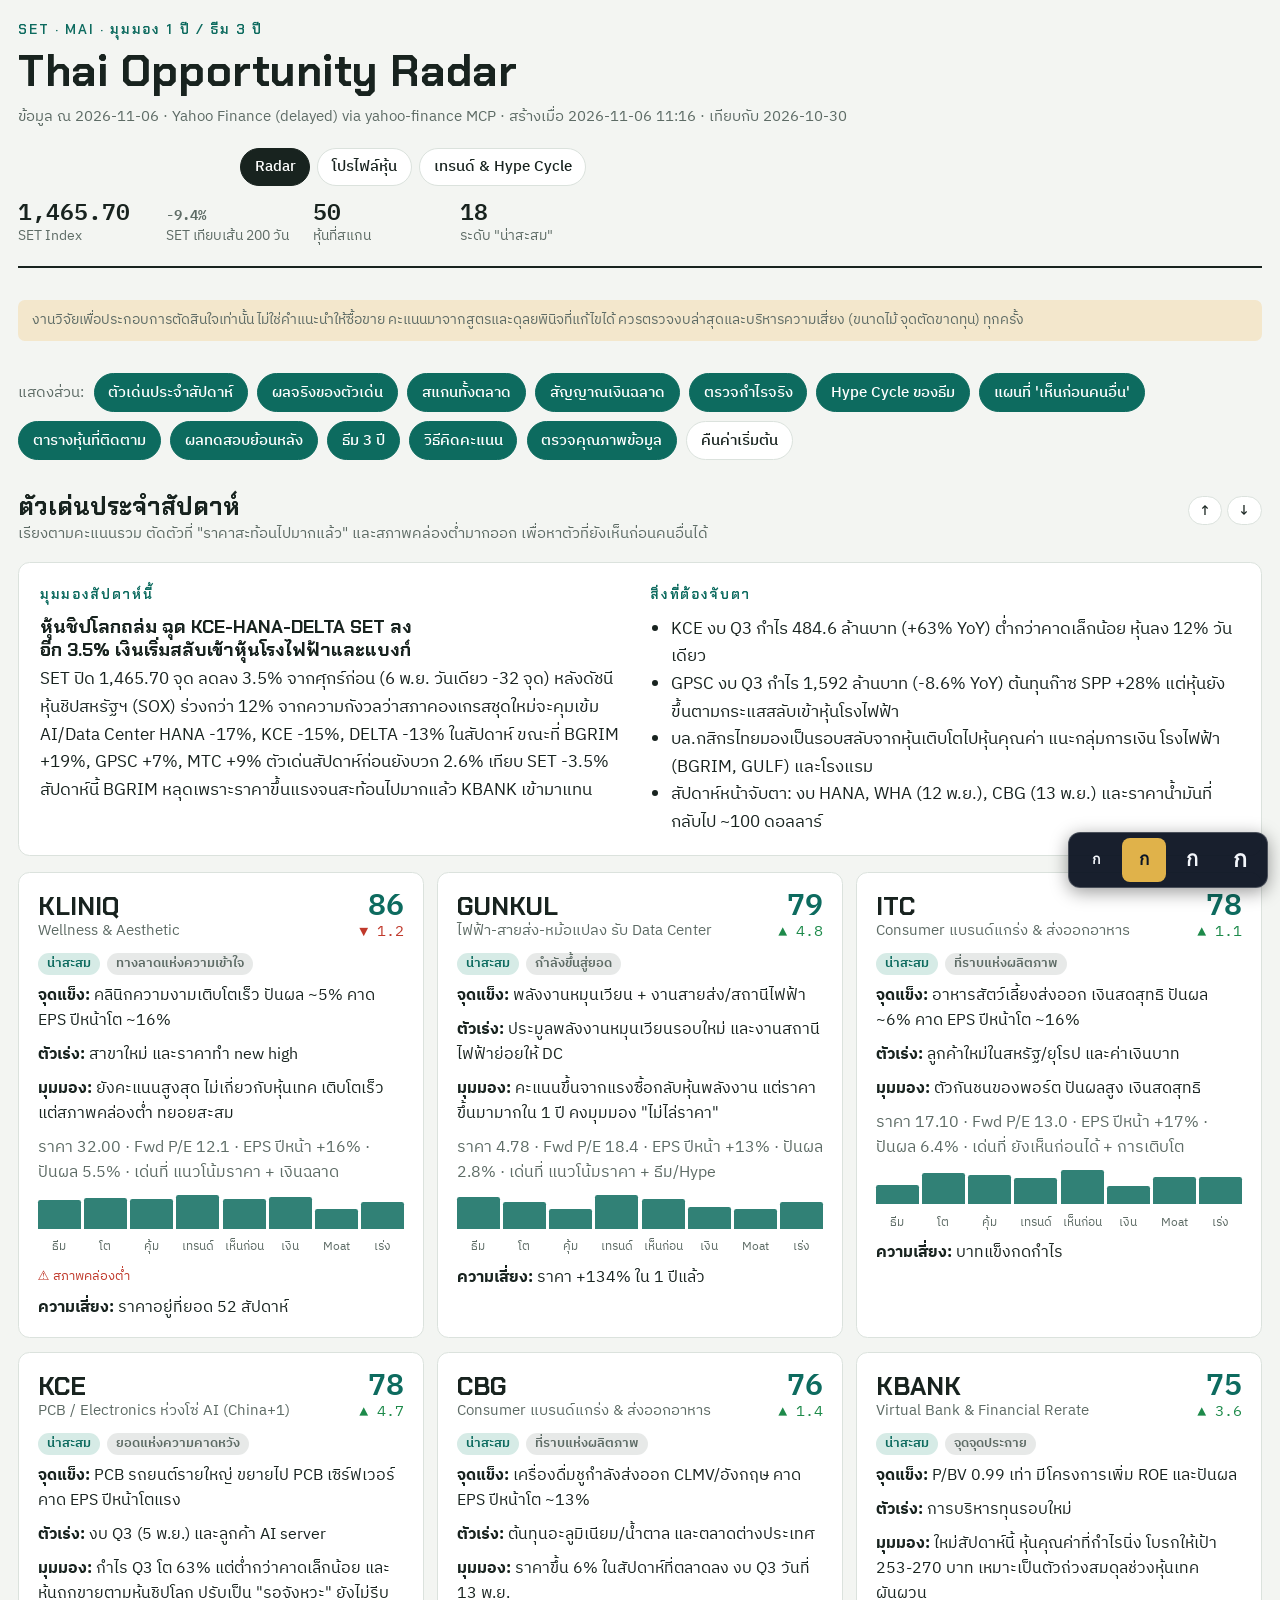
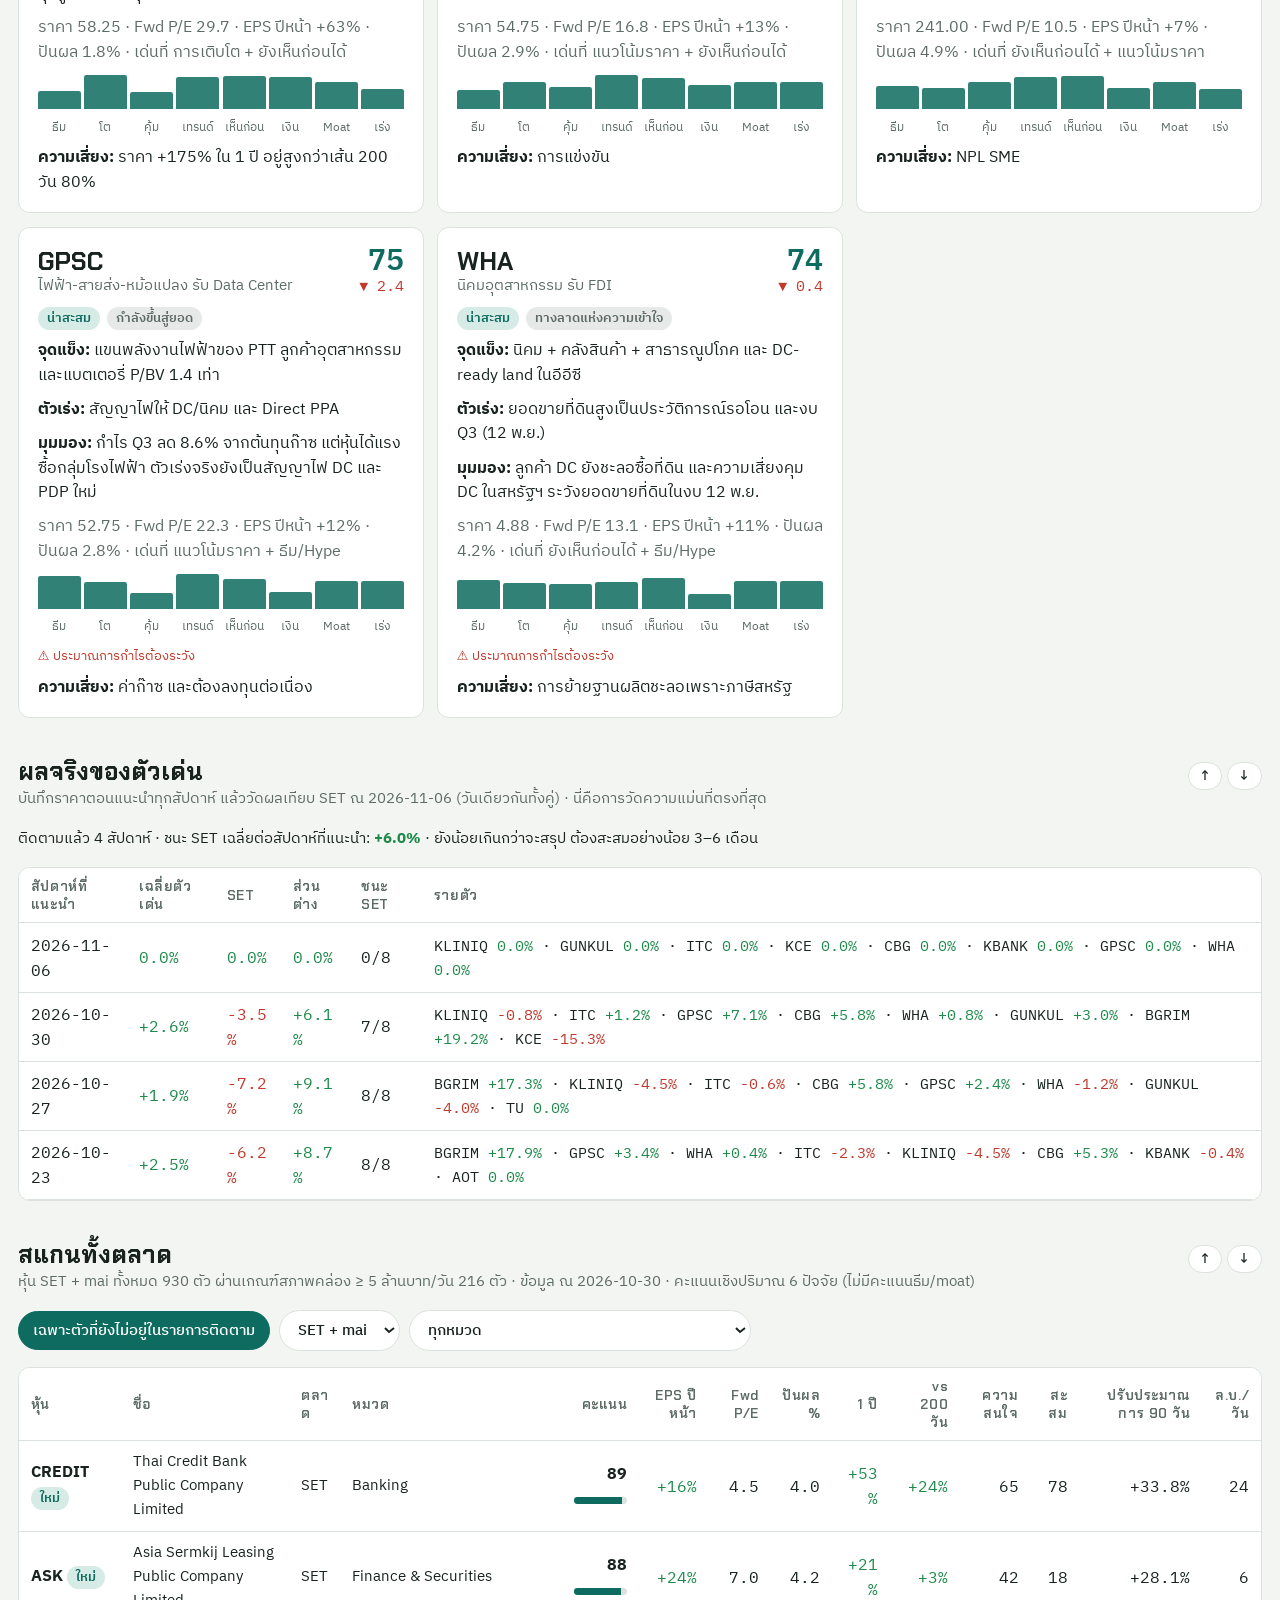
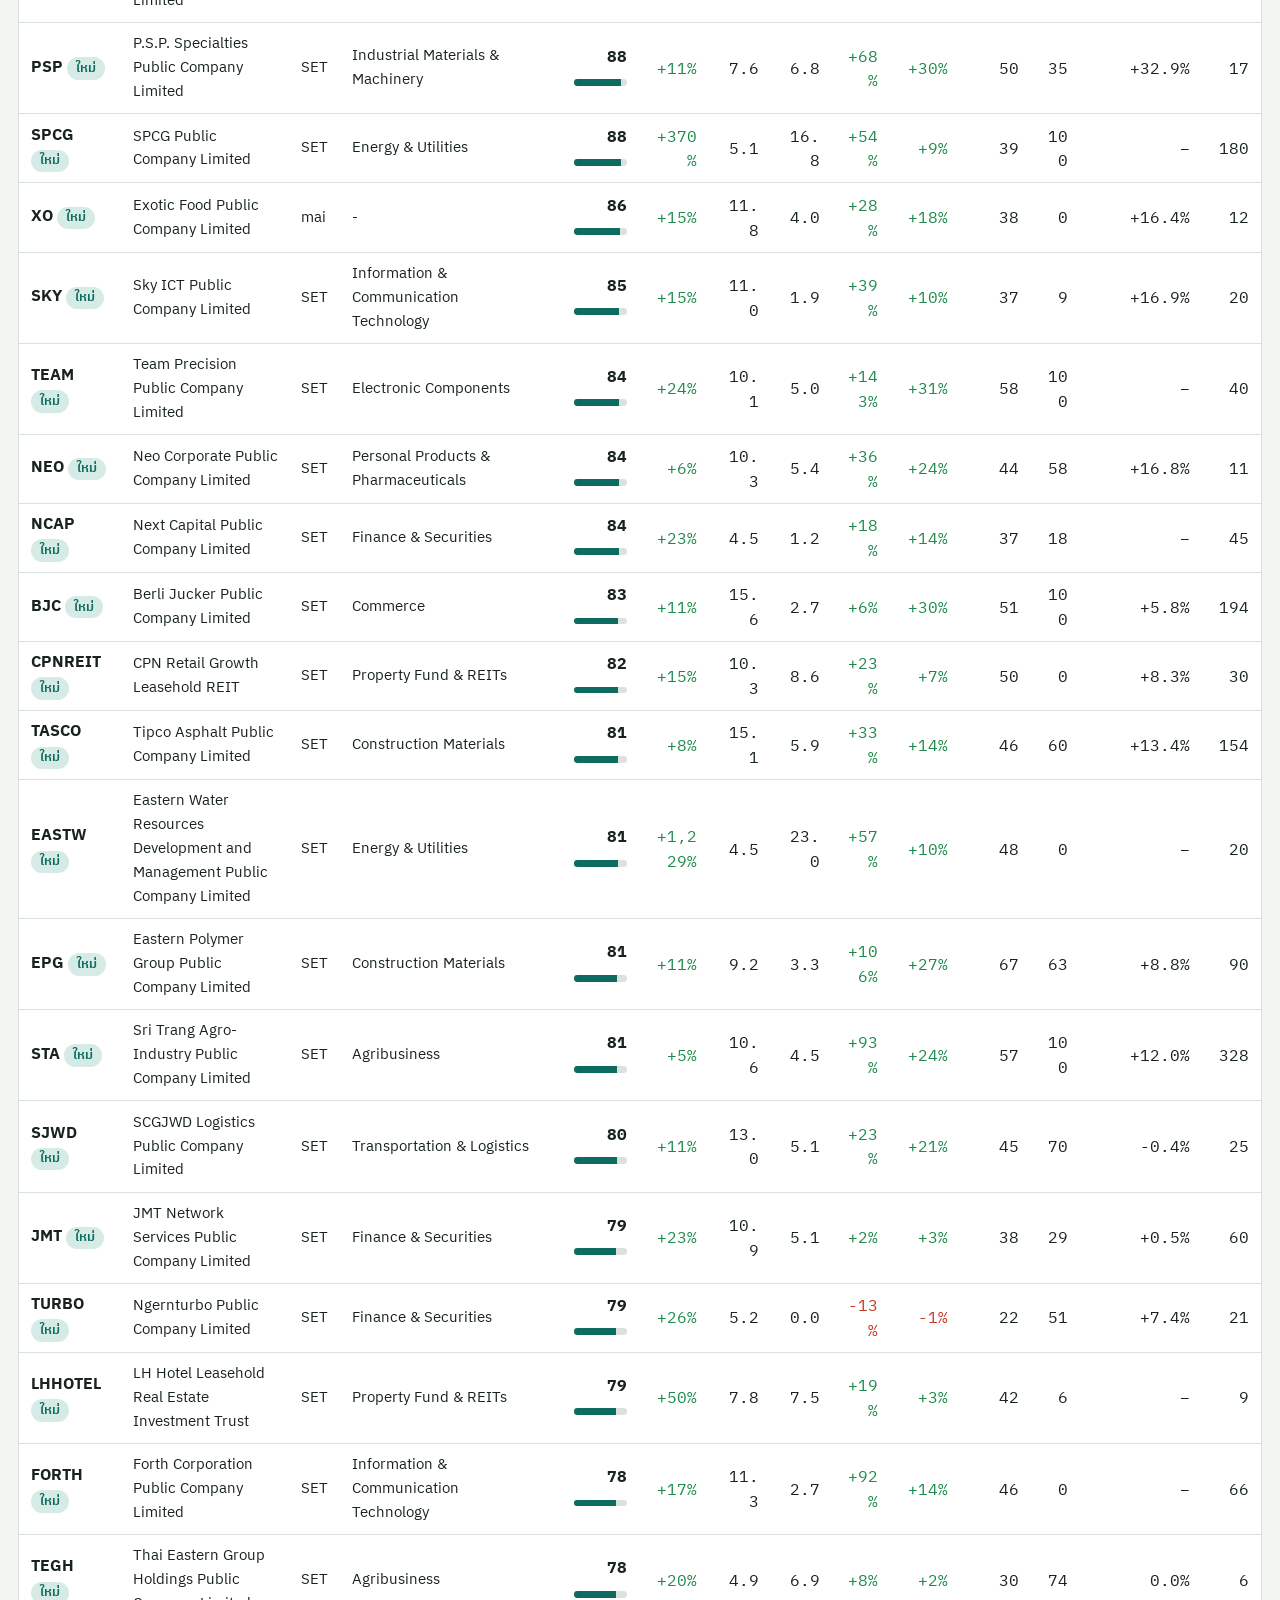
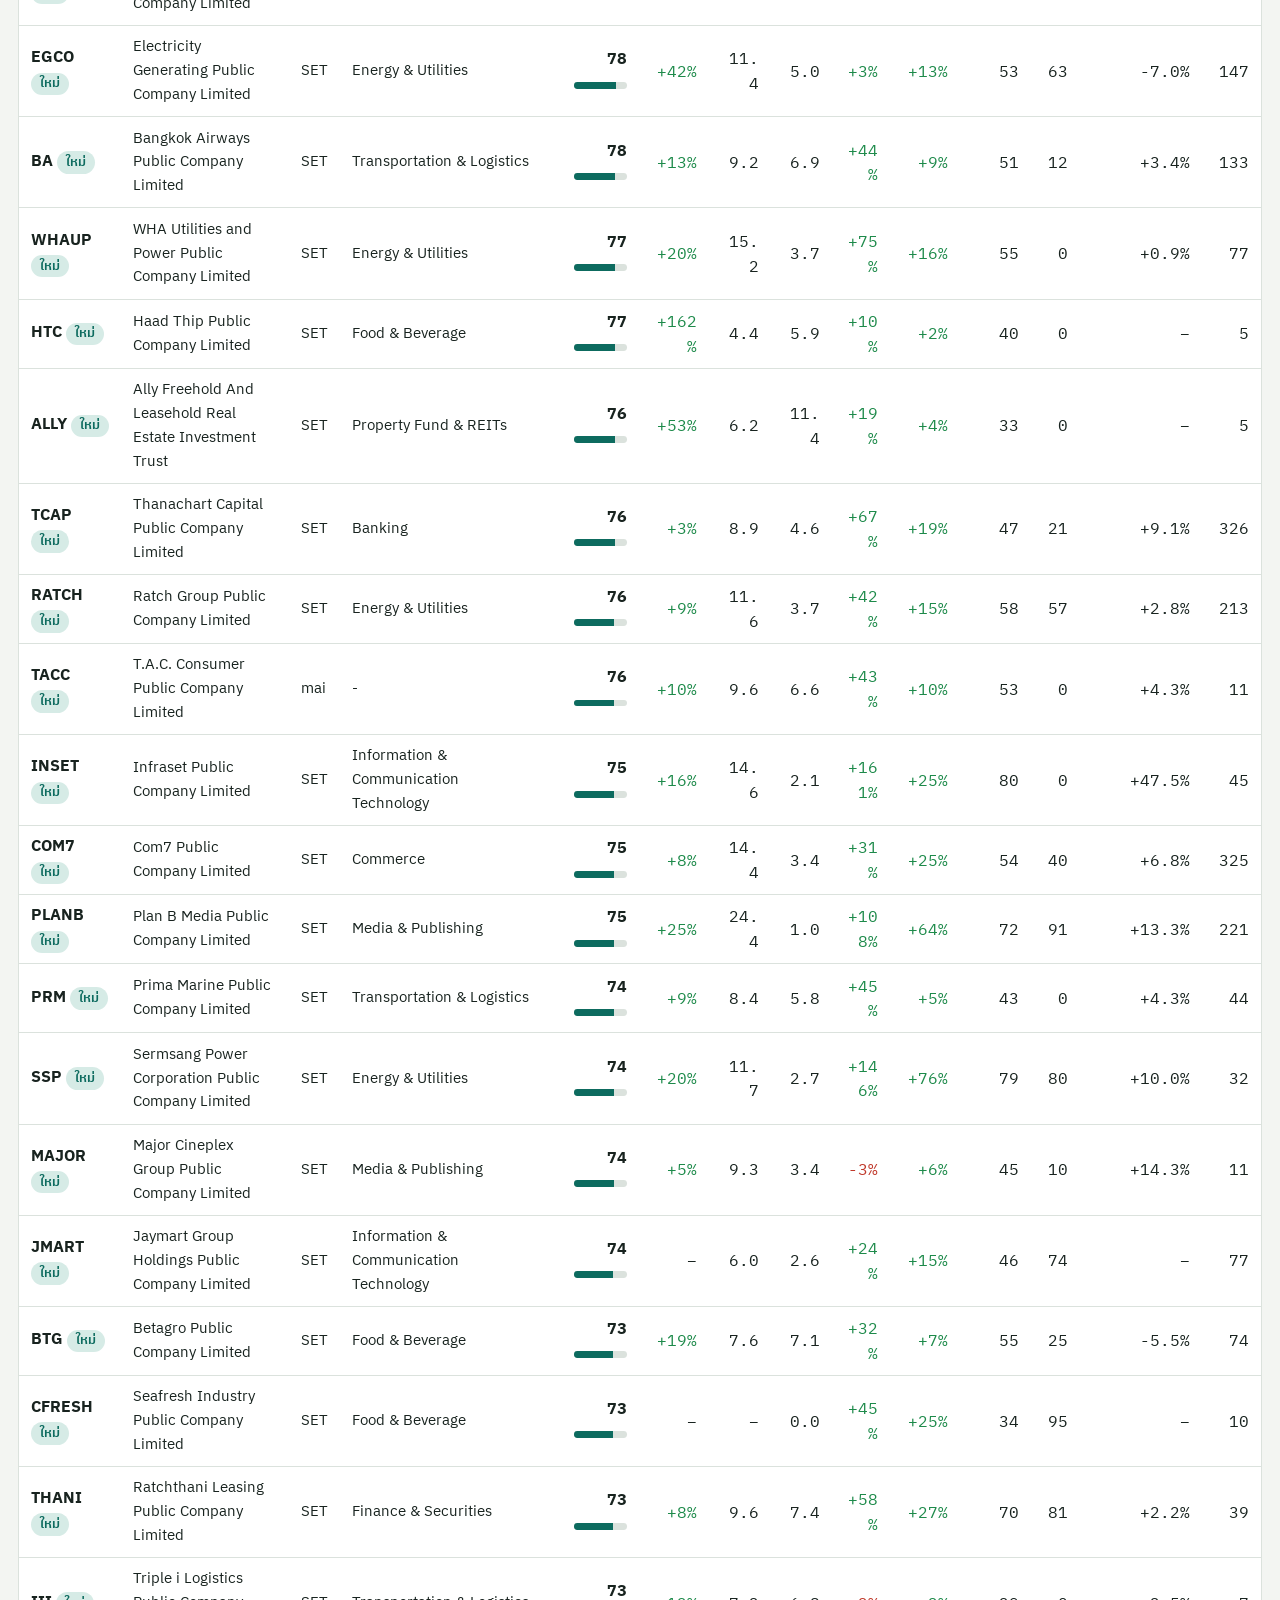
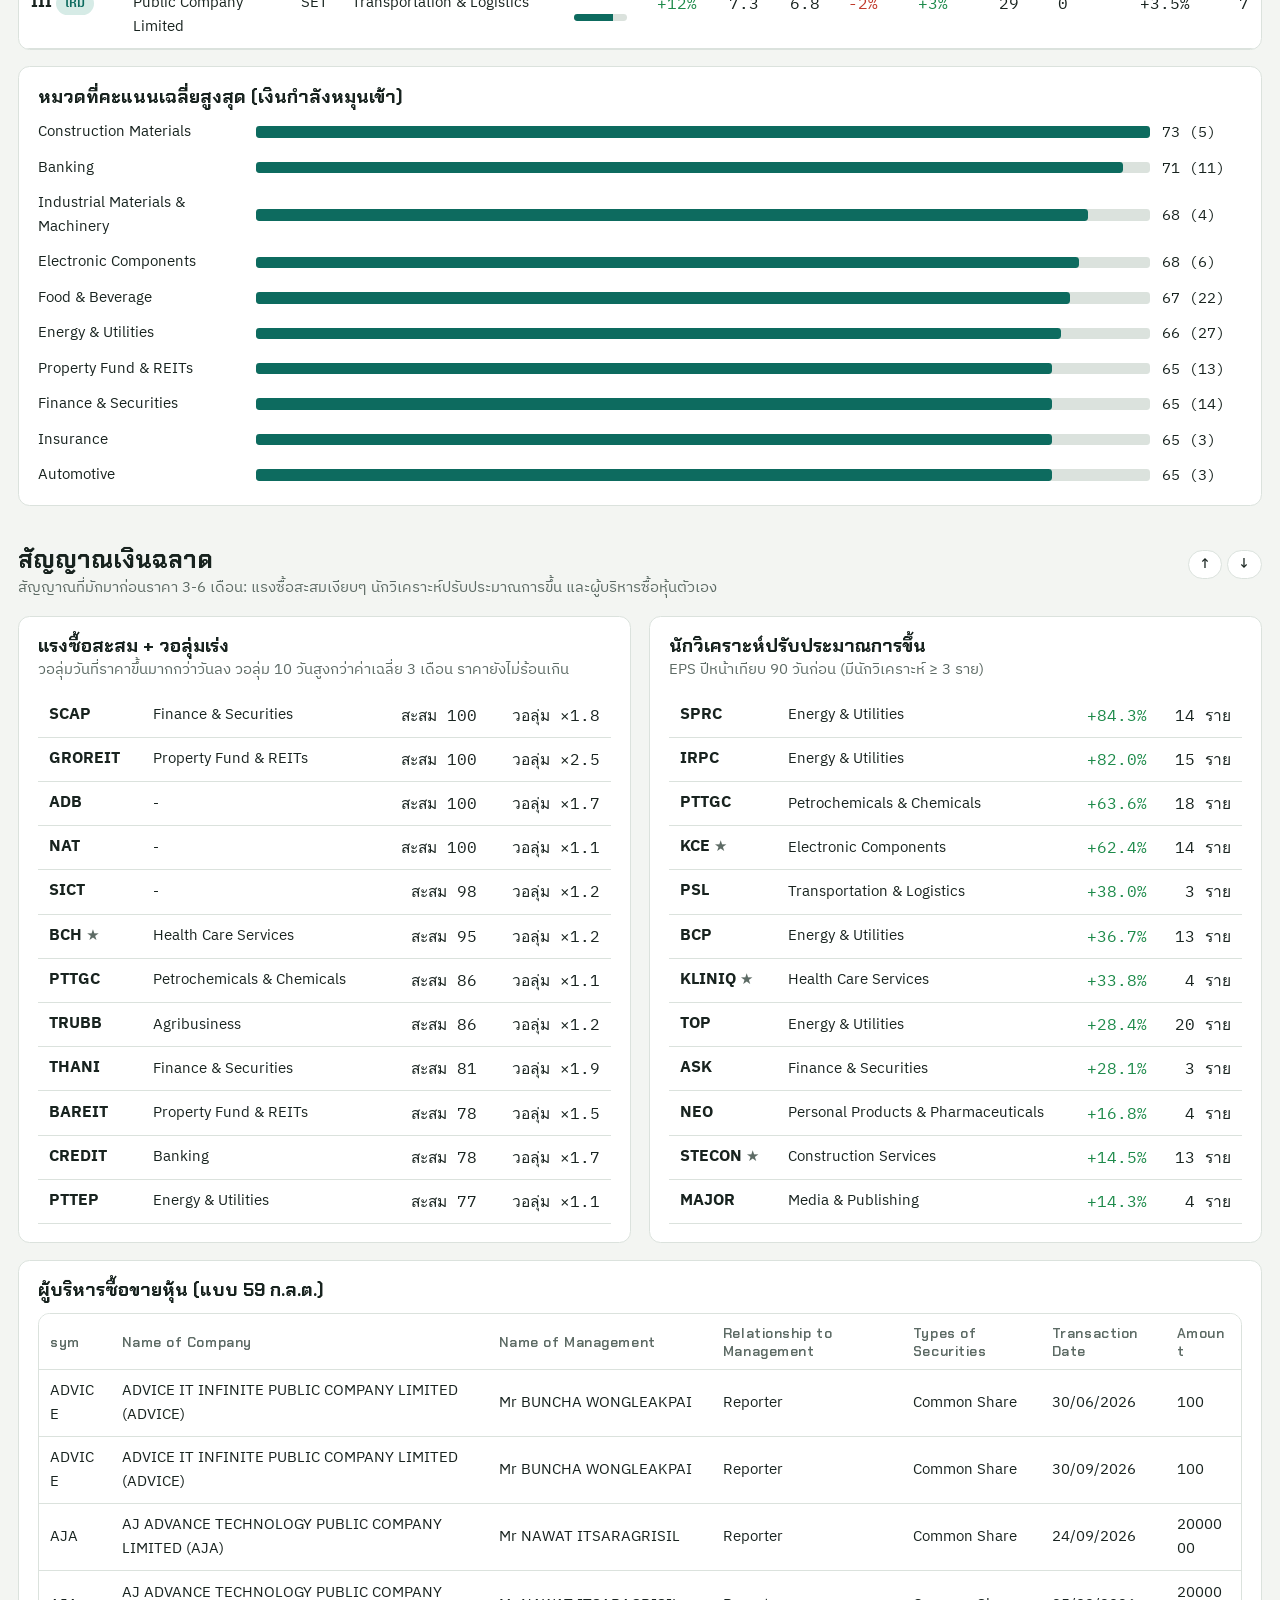
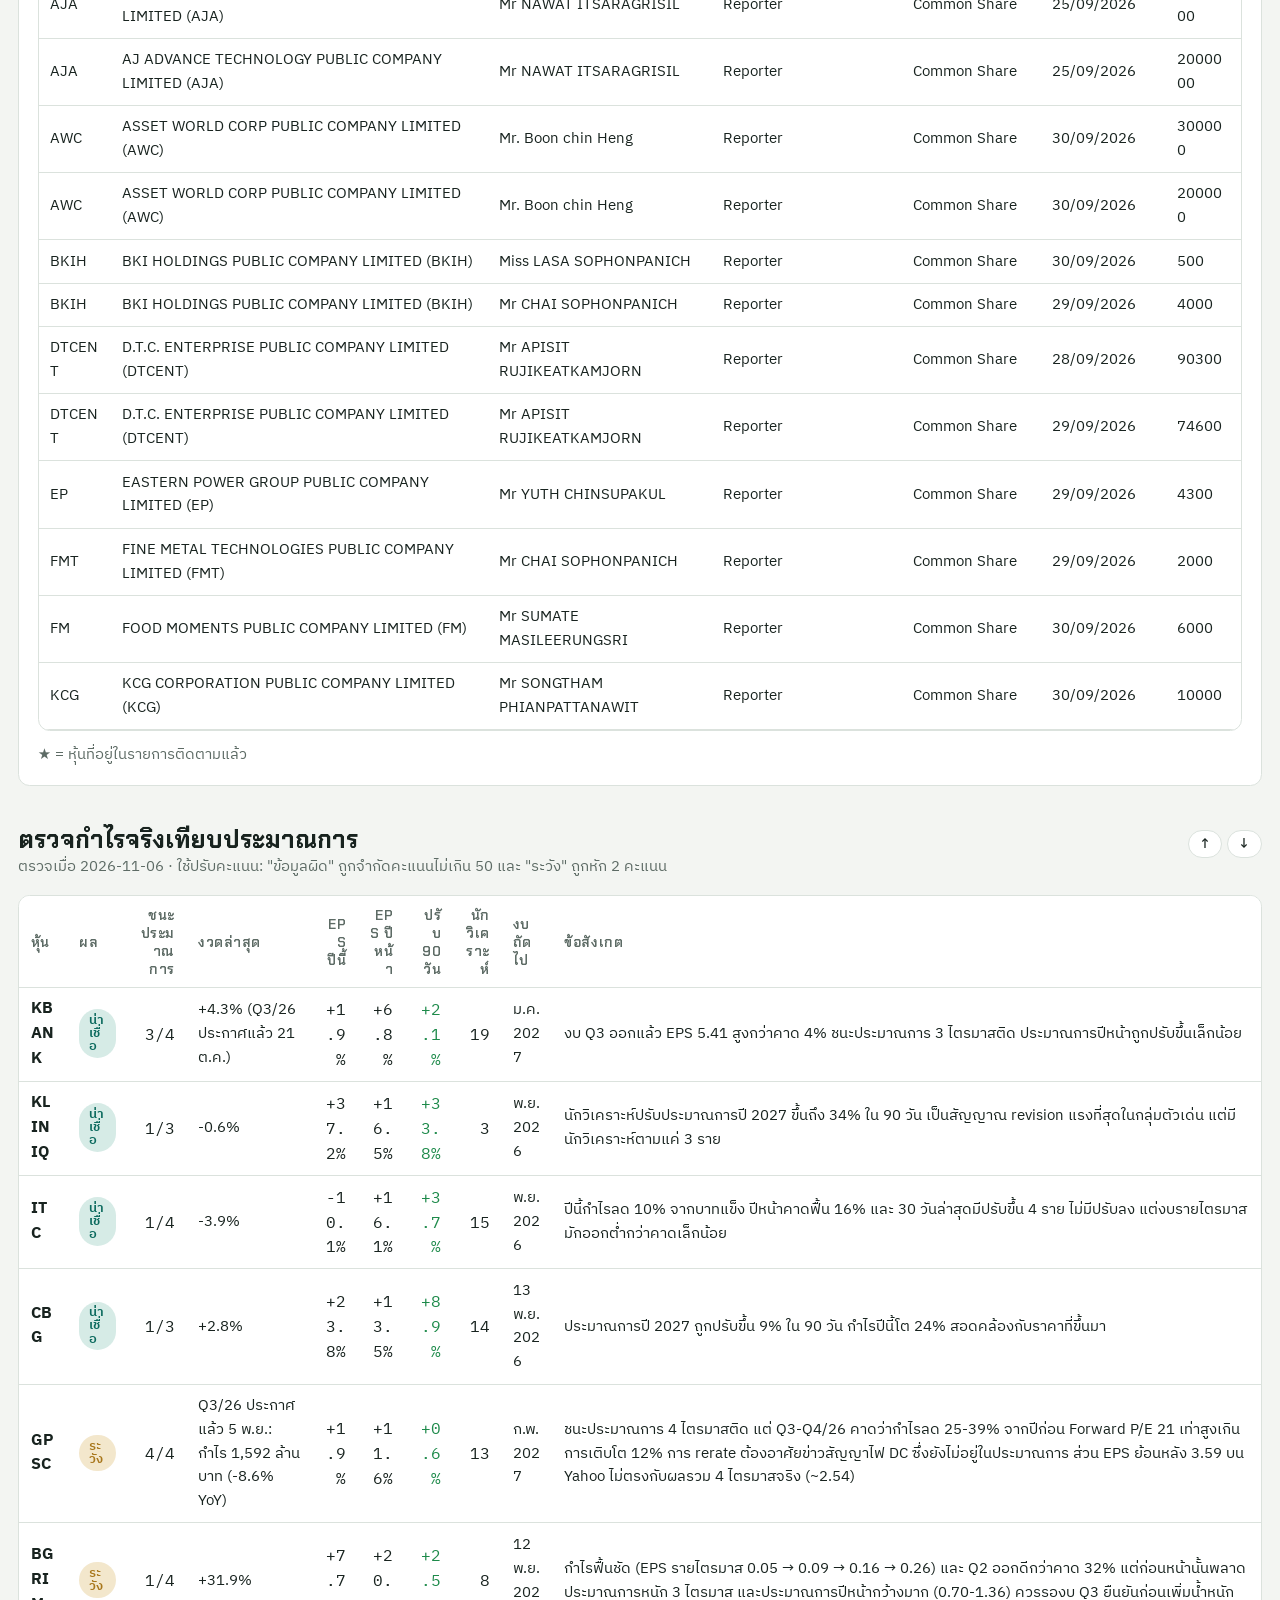
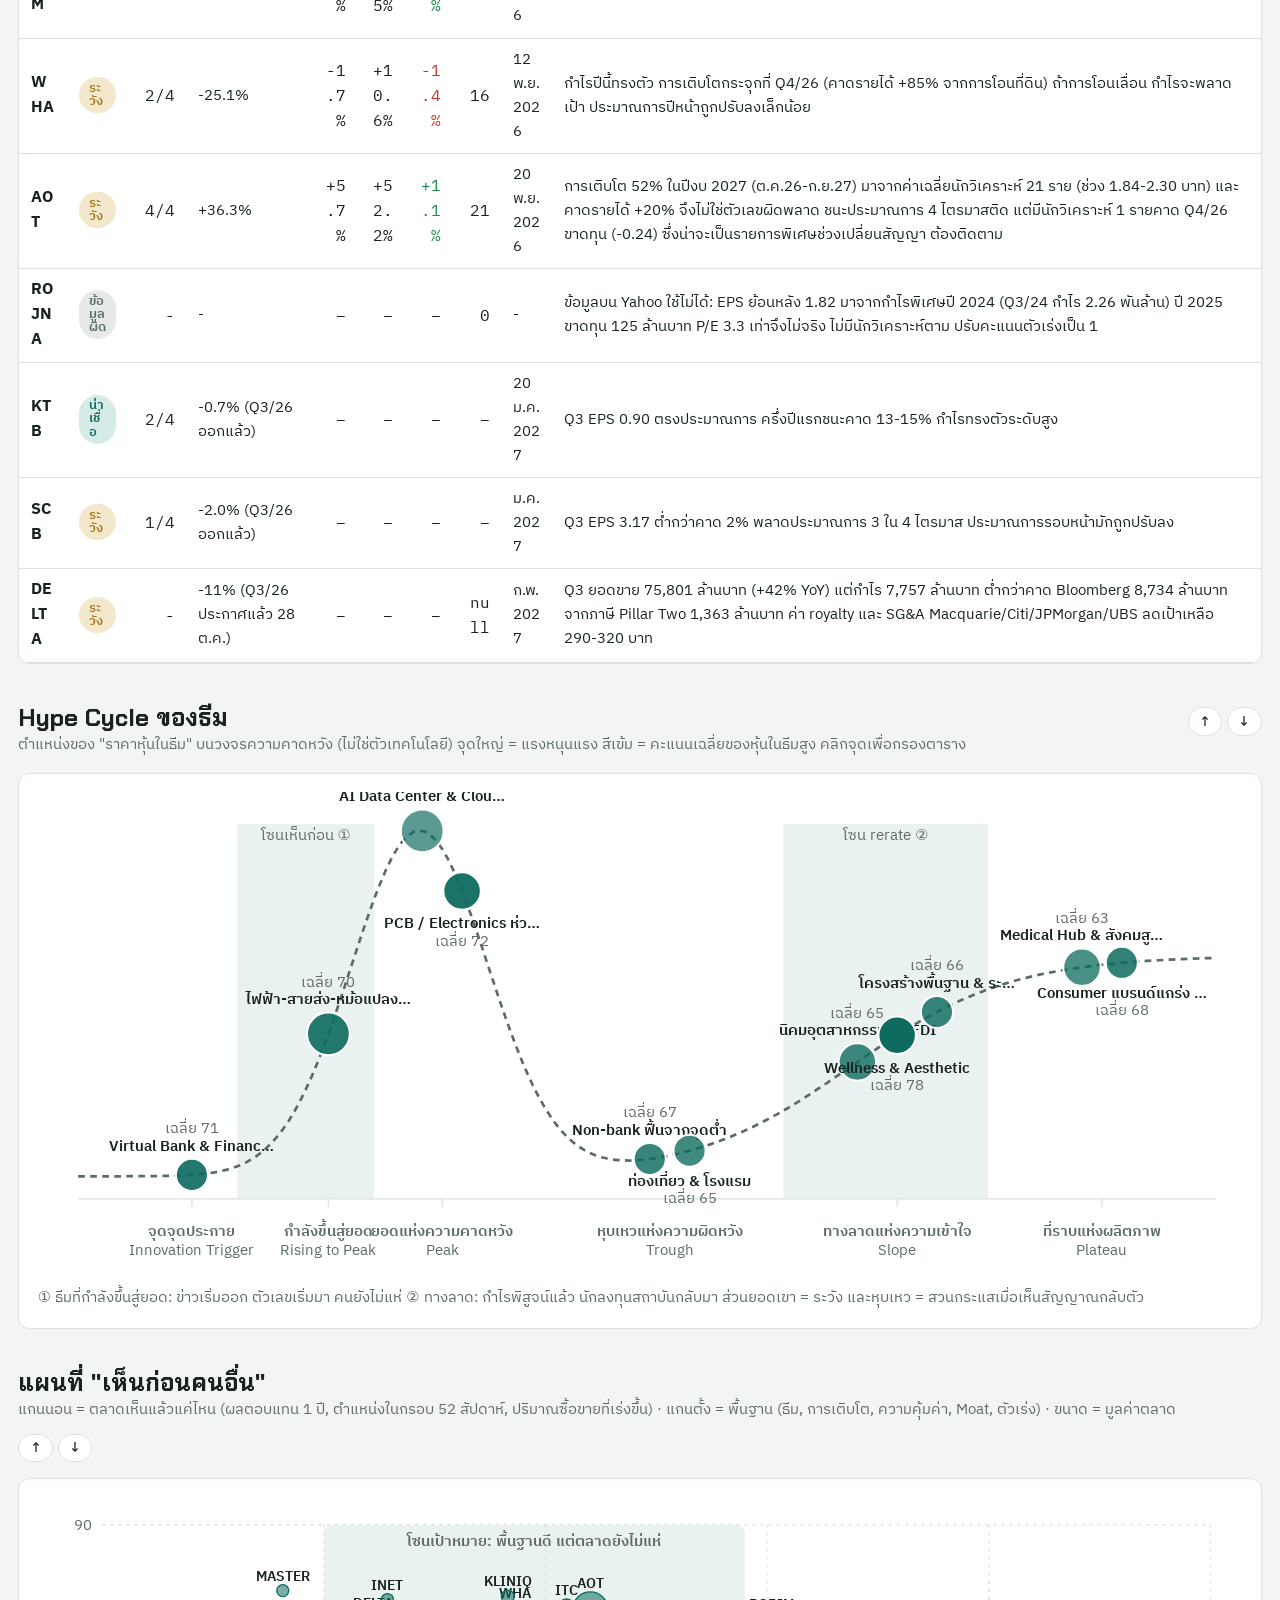
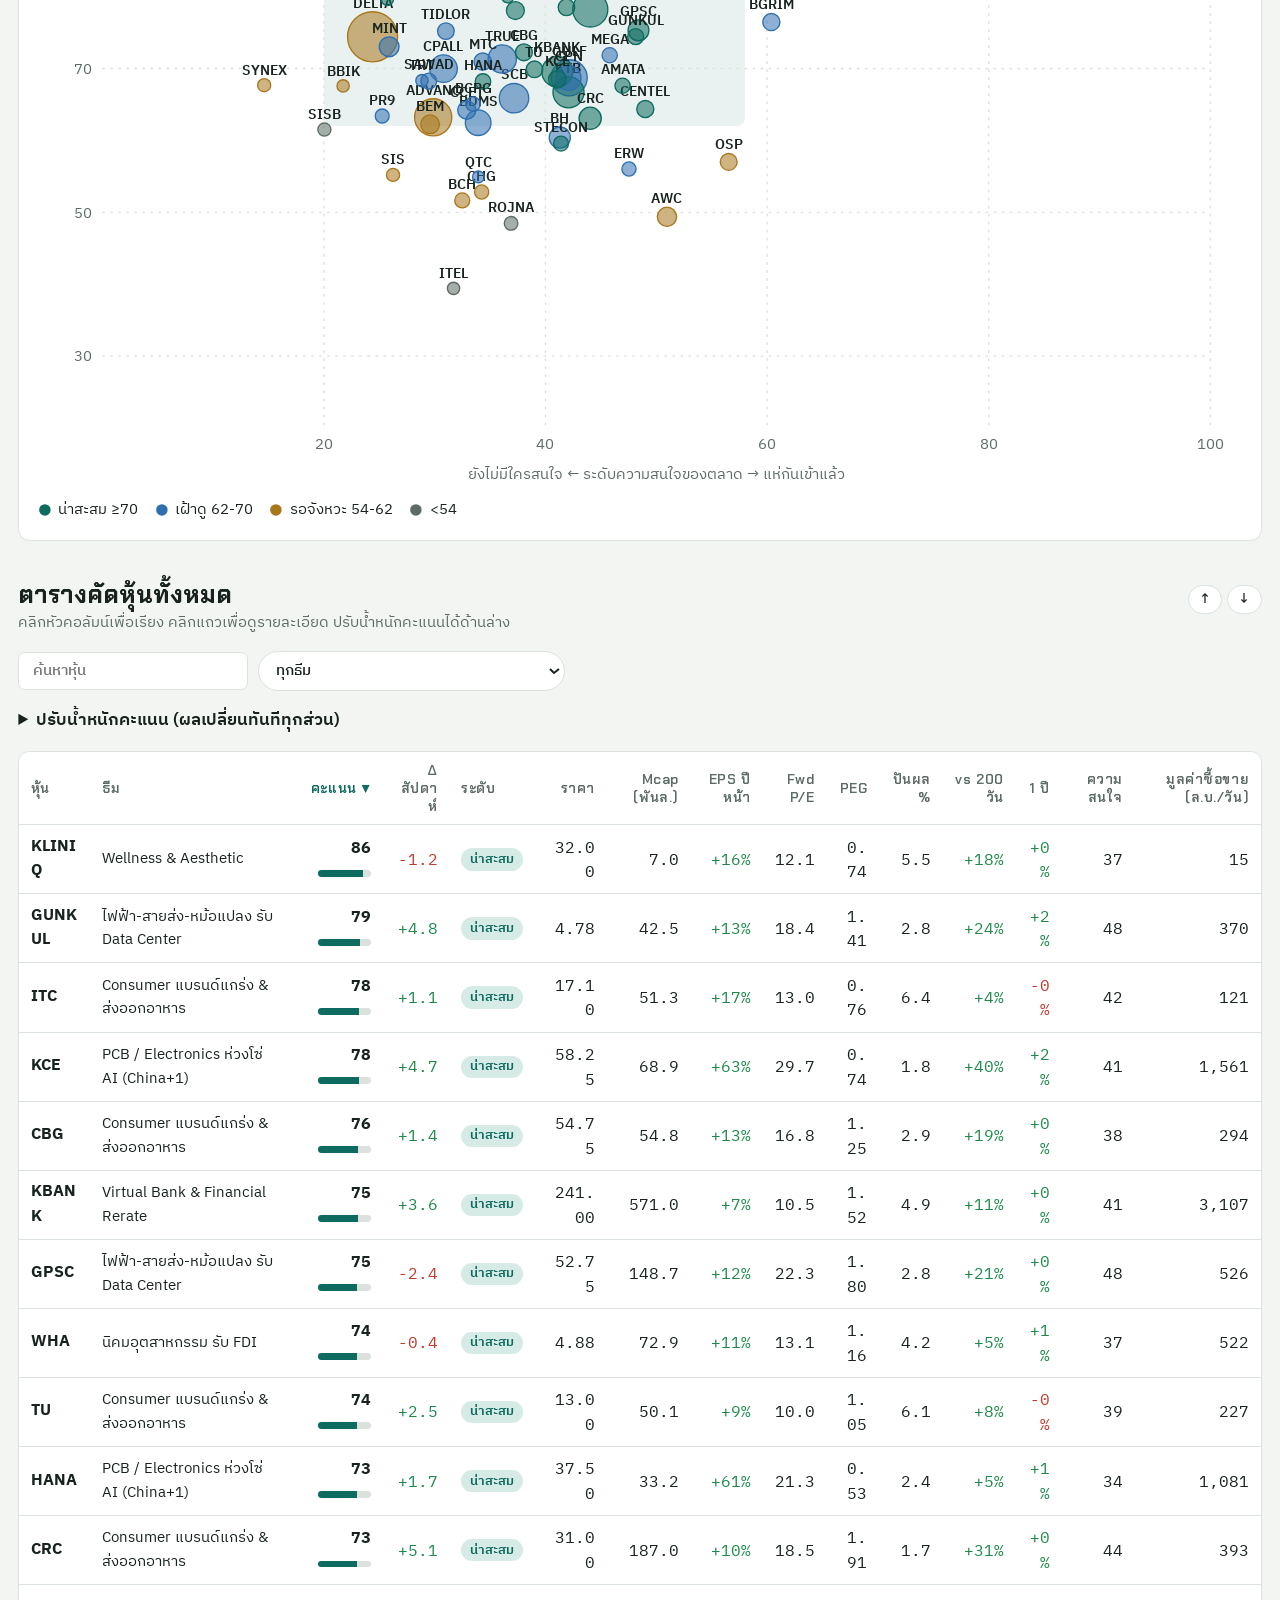
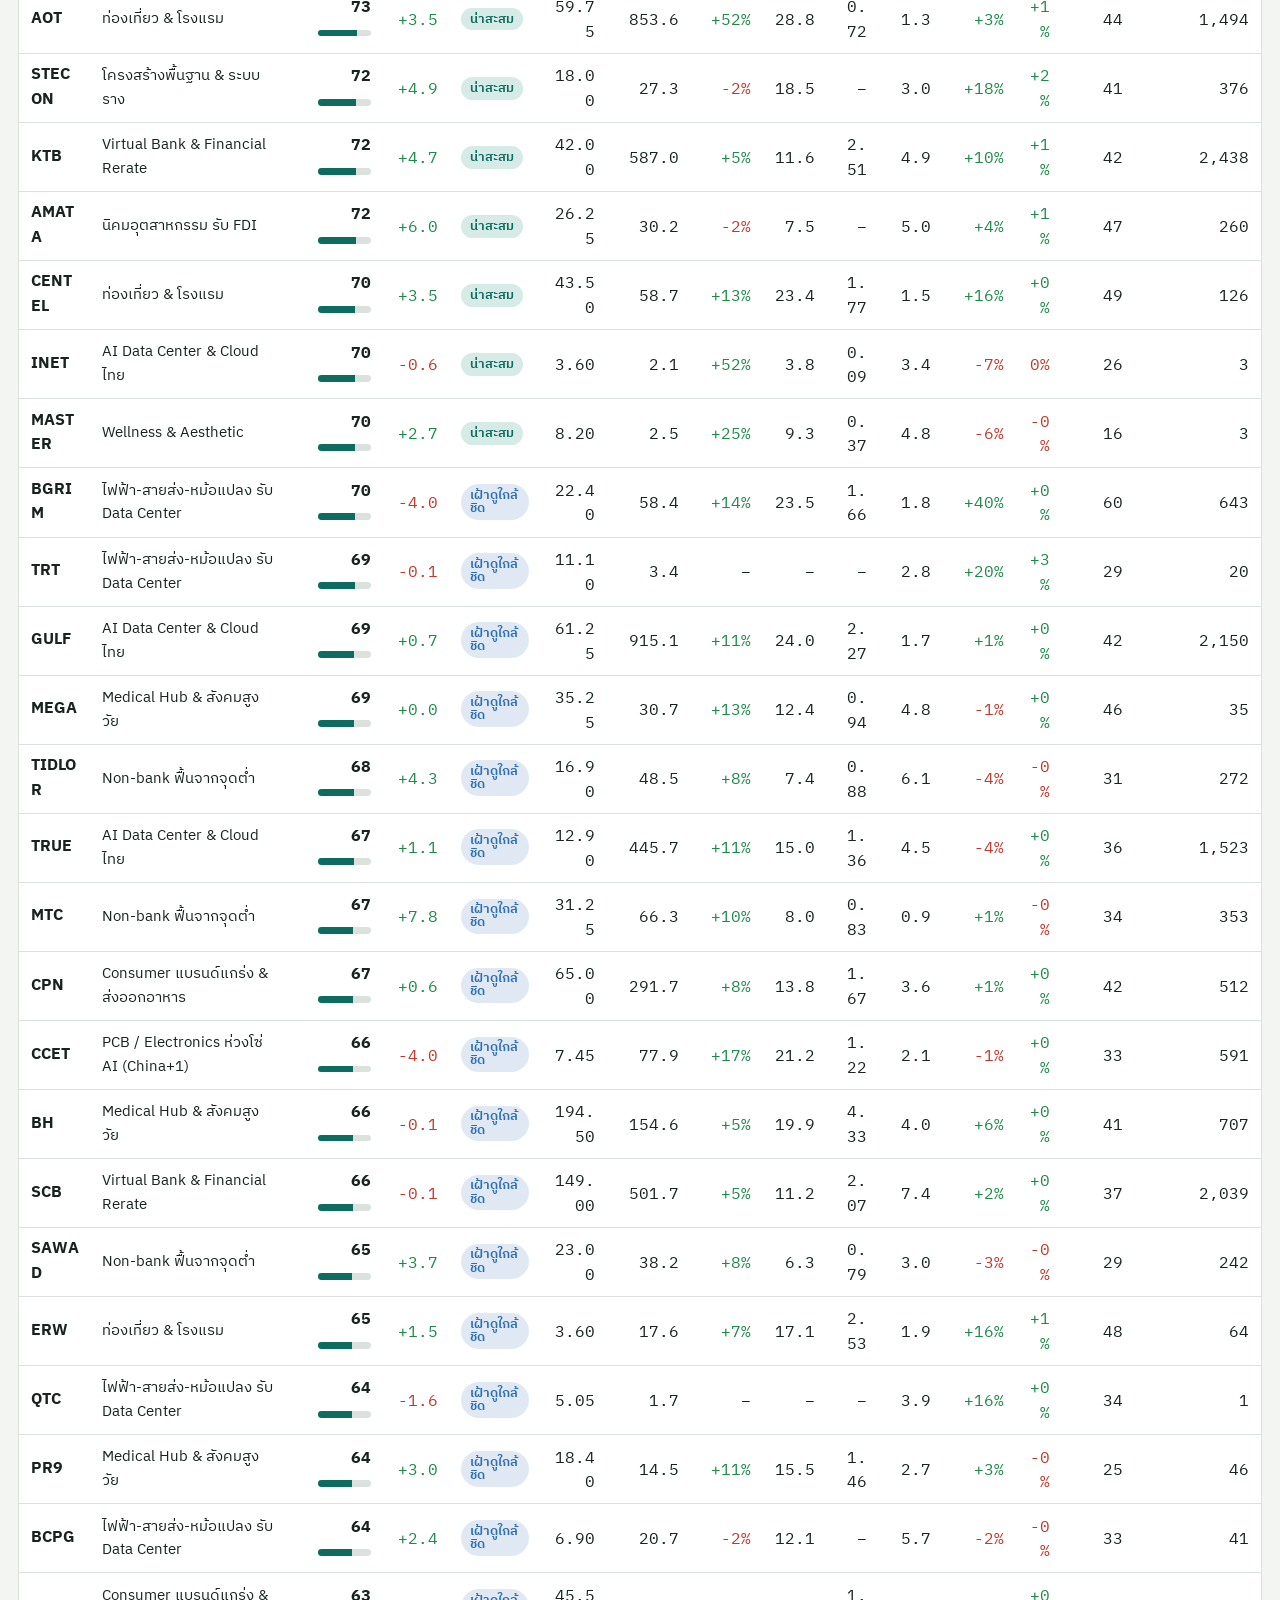
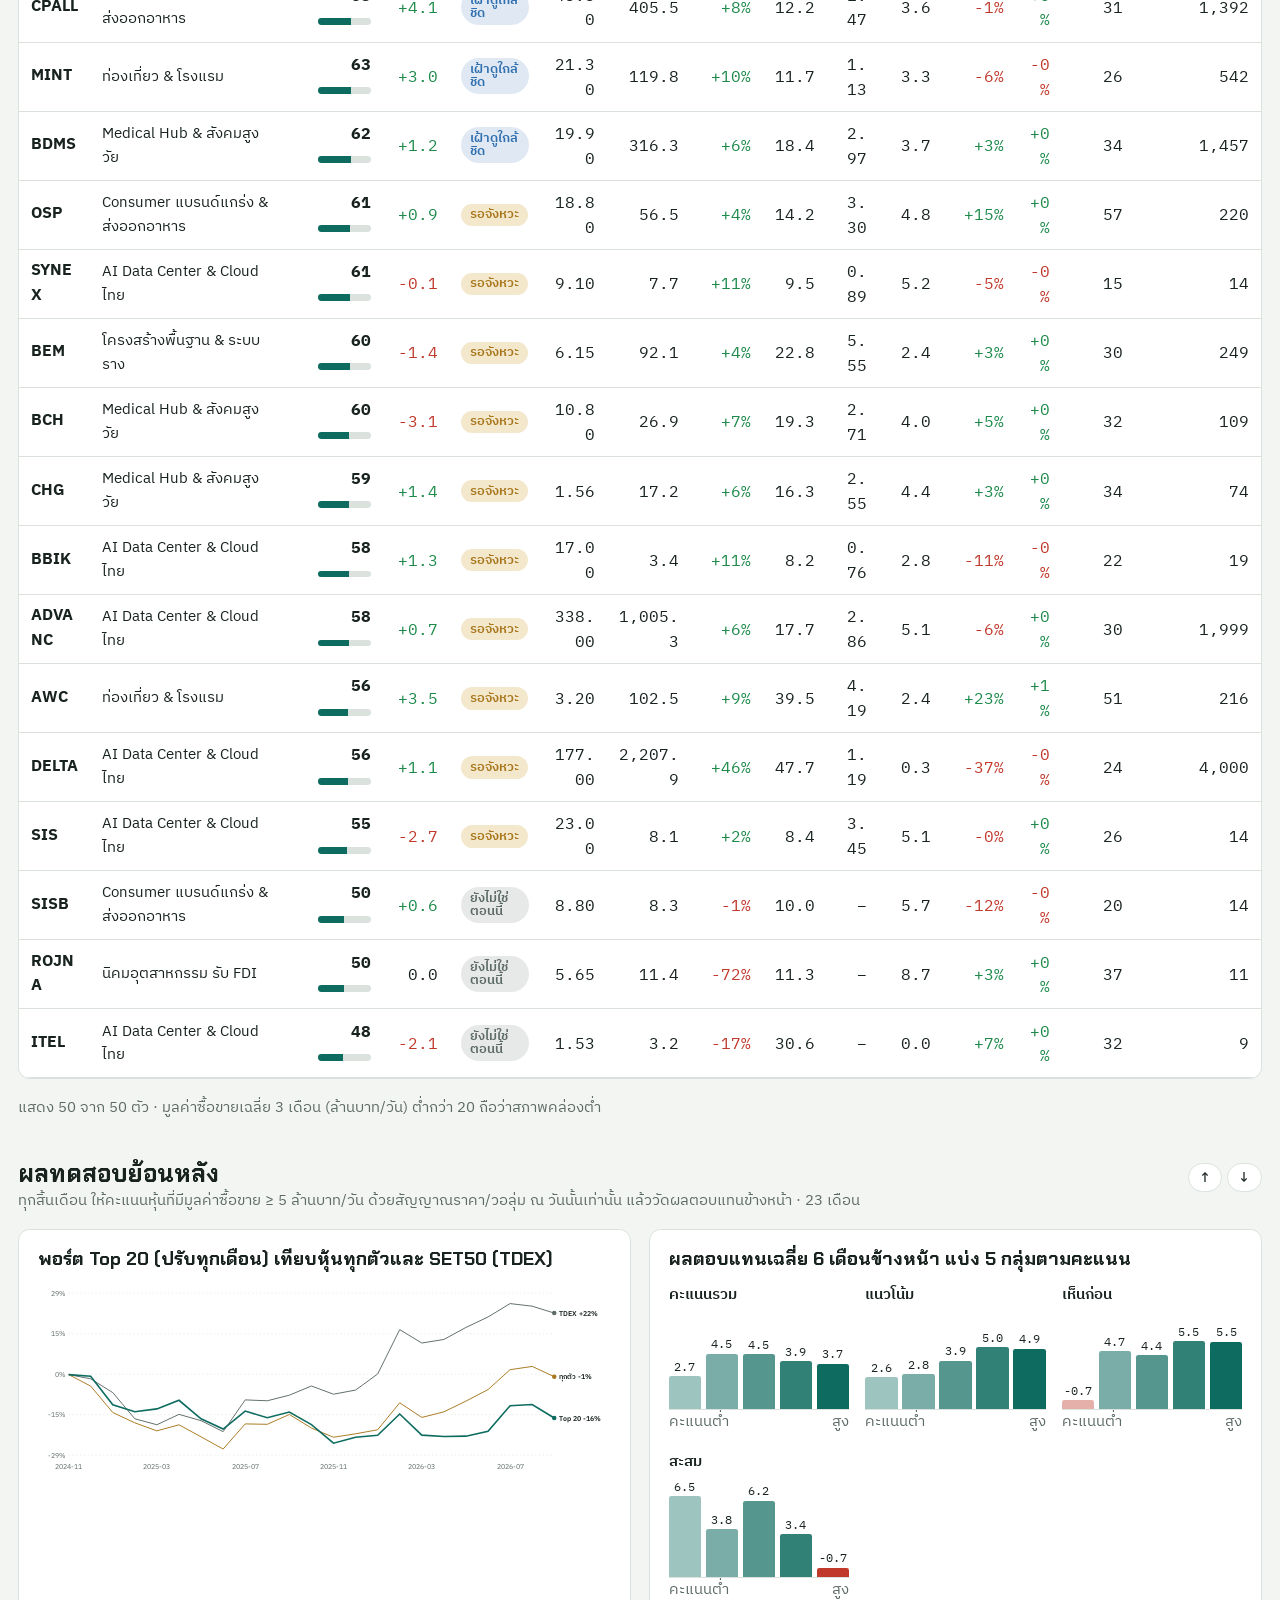
<file: dashboard.html>
<!doctype html>
<html lang="th">
<head>
<meta name="robots" content="noindex, nofollow">
<meta charset="utf-8">
<meta name="viewport" content="width=device-width, initial-scale=1, viewport-fit=cover">
<title>Thai Opportunity Radar</title>
<link rel="preconnect" href="https://fonts.googleapis.com">
<link rel="stylesheet" href="https://fonts.googleapis.com/css2?family=Chakra+Petch:wght@500;600;700&family=IBM+Plex+Sans+Thai:wght@400;500;600&family=IBM+Plex+Mono:wght@400;500&display=swap">
<style>
/* Layout: a radar console. Summary strip, then picks, then two instruments (hype curve + discovery map), then the full screen table. */
:root{
  --bg:#f3f5f2; --panel:#ffffff; --ink:#18231f; --muted:#5d6b65; --line:#dbe2dd;
  --accent:#0d6b5f; --accent-soft:#d6ebe6; --gold:#a8771c; --gold-soft:#f3e7cc;
  --good:#1d8a4a; --warn:#b7791f; --bad:#c0392b; --info:#2f6fb0;
  --zone:rgba(13,107,95,.09);
  --f-display:"Chakra Petch","IBM Plex Sans Thai",system-ui,sans-serif;
  --f-body:"IBM Plex Sans Thai","Noto Sans Thai",system-ui,sans-serif;
  --f-mono:"IBM Plex Mono",ui-monospace,Menlo,Consolas,monospace;
  color-scheme:light;
}
@media (prefers-color-scheme: dark){:root:not([data-theme="light"]){
  --bg:#0f1513; --panel:#161f1c; --ink:#e4ece8; --muted:#94a59e; --line:#2a3632;
  --accent:#4fc1ad; --accent-soft:#183a34; --gold:#e0b45a; --gold-soft:#3a2f17;
  --good:#4ccf7f; --warn:#e5a84a; --bad:#ef6f61; --info:#6aa8e8; --zone:rgba(79,193,173,.10); color-scheme:dark}}
:root[data-theme="dark"]{
  --bg:#0f1513; --panel:#161f1c; --ink:#e4ece8; --muted:#94a59e; --line:#2a3632;
  --accent:#4fc1ad; --accent-soft:#183a34; --gold:#e0b45a; --gold-soft:#3a2f17;
  --good:#4ccf7f; --warn:#e5a84a; --bad:#ef6f61; --info:#6aa8e8; --zone:rgba(79,193,173,.10); color-scheme:dark}
*{box-sizing:border-box}
html,body{margin:0}
body{background:var(--bg);color:var(--ink);font:15px/1.6 var(--f-body);
  padding-left:max(16px,env(safe-area-inset-left,0px));padding-right:max(16px,env(safe-area-inset-right,0px));padding-block:20px 60px}
.wrap{max-width:1240px;margin:0 auto;display:flex;flex-direction:column;gap:28px}
h1,h2,h3{font-family:var(--f-display);text-wrap:balance;margin:0;line-height:1.25}
h1{font-size:clamp(26px,4vw,38px);letter-spacing:.01em}
h2{font-size:21px}
h3{font-size:16px}
.num,td.n,.mono{font-family:var(--f-mono);font-variant-numeric:tabular-nums}
.muted{color:var(--muted)}
.small{font-size:13px}
.eyebrow{font:600 12px/1 var(--f-display);letter-spacing:.12em;text-transform:uppercase;color:var(--accent)}
header.top{display:flex;flex-wrap:wrap;justify-content:space-between;gap:16px;align-items:flex-end;border-bottom:2px solid var(--ink);padding-bottom:16px}
header.top .meta{display:flex;flex-wrap:wrap;gap:18px}
.stat{display:flex;flex-direction:column;gap:2px;min-width:110px}
.stat b{font:600 20px/1.1 var(--f-mono)}
.stat span{font-size:12px;color:var(--muted)}
.disclaimer{font-size:12.5px;color:var(--muted);background:var(--gold-soft);border-radius:6px;padding:8px 12px}
.toolbar{display:flex;flex-wrap:wrap;gap:8px;align-items:center}
button,.chip,select,input[type=search]{font:500 13px var(--f-body);color:var(--ink);background:var(--panel);border:1px solid var(--line);border-radius:999px;padding:5px 12px;cursor:pointer}
button:hover,.chip:hover{border-color:var(--accent)}
button:focus-visible,input:focus-visible,select:focus-visible,.chip:focus-visible{outline:2px solid var(--accent);outline-offset:2px}
.chip[aria-pressed="true"]{background:var(--accent);color:var(--panel);border-color:var(--accent)}
input[type=search]{cursor:text;min-width:0;width:200px;border-radius:6px}
section.block{display:flex;flex-direction:column;gap:14px}
.sec-head{display:flex;flex-wrap:wrap;gap:10px;justify-content:space-between;align-items:baseline}
.sec-tools{display:flex;gap:4px}
.sec-tools button{padding:2px 9px;font-size:12px}
.note{background:var(--panel);border:1px solid var(--line);border-radius:10px;padding:16px 18px;display:grid;grid-template-columns:repeat(auto-fit,minmax(260px,1fr));gap:18px}
.note p{margin:4px 0 0}
/* picks */
.picks{display:grid;grid-template-columns:repeat(auto-fill,minmax(270px,1fr));gap:12px}
.pick{background:var(--panel);border:1px solid var(--line);border-radius:10px;padding:14px 16px;display:flex;flex-direction:column;gap:8px;min-width:0}
.pick .row{display:flex;justify-content:space-between;align-items:baseline;gap:8px}
.pick .sym{font:700 22px/1 var(--f-display)}
.pick .score{font:600 26px/1 var(--f-mono);color:var(--accent)}
.pick p{margin:0;font-size:13.5px}
.bars{display:grid;grid-template-columns:repeat(8,1fr);gap:3px;align-items:end;height:30px}
.bars i{display:block;background:var(--accent);border-radius:2px 2px 0 0;opacity:.85}
.bars-l{display:grid;grid-template-columns:repeat(8,1fr);gap:3px;font-size:10px;color:var(--muted);text-align:center}
.pill{display:inline-block;font:600 11.5px/1 var(--f-body);padding:4px 8px;border-radius:999px;white-space:nowrap}
.t-a{background:var(--accent-soft);color:var(--accent)}
.t-b{background:color-mix(in srgb,var(--info) 15%,transparent);color:var(--info)}
.t-c{background:var(--gold-soft);color:var(--gold)}
.t-d{background:color-mix(in srgb,var(--muted) 15%,transparent);color:var(--muted)}
.t-e{background:color-mix(in srgb,var(--bad) 15%,transparent);color:var(--bad)}
.tl{list-style:none;margin:0;padding:0;display:flex;flex-direction:column;gap:10px}
.tl li{display:grid;grid-template-columns:86px 1fr;gap:10px;align-items:start;font-size:13.5px}
.flag{font-size:11.5px;color:var(--bad)}
.flags{display:flex;flex-wrap:wrap;gap:6px}
/* instruments */
.duo{display:grid;grid-template-columns:repeat(auto-fit,minmax(min(100%,520px),1fr));gap:16px}
.panel{background:var(--panel);border:1px solid var(--line);border-radius:10px;padding:16px;min-width:0;display:flex;flex-direction:column;gap:10px}
.chart{width:100%;overflow-x:auto}
.chart svg{display:block;width:100%;height:auto;min-width:480px}
svg text{fill:var(--ink);font-family:var(--f-body)}
svg .axis{stroke:var(--line)}
svg .lbl{fill:var(--muted);font-size:11px}
/* table */
.tbl-wrap{overflow-x:auto;background:var(--panel);border:1px solid var(--line);border-radius:10px}
table{border-collapse:collapse;width:100%;font-size:13.5px}
th,td{padding:8px 10px;border-bottom:1px solid var(--line);text-align:left;white-space:nowrap}
th{font:600 12px var(--f-display);letter-spacing:.04em;color:var(--muted);cursor:pointer;position:sticky;top:0;background:var(--panel)}
th[aria-sort]{color:var(--accent)}
td.n,th.n{text-align:right}
tr.row:hover td{background:var(--accent-soft)}
tr.row{cursor:pointer}
tr.detail td{white-space:normal;background:var(--bg);font-size:13.5px}
.up{color:var(--good)} .down{color:var(--bad)}
.meter{display:inline-block;width:46px;height:6px;border-radius:3px;background:var(--line);vertical-align:middle;margin-left:6px;overflow:hidden}
.meter i{display:block;height:100%;background:var(--accent)}
/* weights */
.weights{display:grid;grid-template-columns:repeat(auto-fit,minmax(170px,1fr));gap:10px 18px;background:var(--panel);border:1px solid var(--line);border-radius:10px;padding:14px 16px}
.weights label{display:flex;flex-direction:column;font-size:13px;gap:2px}
.weights label span{display:flex;justify-content:space-between}
input[type=range]{accent-color:var(--accent);width:100%}
/* themes */
.themes{display:grid;grid-template-columns:repeat(auto-fill,minmax(300px,1fr));gap:12px}
.theme{background:var(--panel);border:1px solid var(--line);border-radius:10px;padding:14px 16px;display:flex;flex-direction:column;gap:6px;min-width:0}
.theme p{margin:0;font-size:13.5px}
.theme dt{font:600 12px var(--f-display);color:var(--muted);margin-top:4px}
.theme dd{margin:0;font-size:13.5px}
.method{background:var(--panel);border:1px solid var(--line);border-radius:10px;padding:16px 20px;max-width:none}
.method li{margin-bottom:6px}
.method ul{padding-left:20px;margin:6px 0}
details summary{cursor:pointer;font-weight:600}
@media (max-width:640px){ input[type=search]{width:100%} .stat{min-width:90px} }
@media (prefers-reduced-motion:no-preference){ .pick,.theme{transition:border-color .15s} }
</style>
</head>
<body>
<div class="wrap" id="app">
  <header class="top">
    <div style="display:flex;flex-direction:column;gap:6px;min-width:0">
      <span class="eyebrow">SET · mai · มุมมอง 1 ปี / ธีม 3 ปี</span>
      <h1 id="title">Thai Opportunity Radar</h1>
      <span class="muted small" id="asof"></span>
    </div>
    <div style="display:flex;flex-direction:column;gap:10px;align-items:flex-end"><nav id="nav" style="display:flex;flex-wrap:wrap;gap:6px" aria-label="หน้าอื่น"></nav><div class="meta" id="meta"></div></div>
  </header>
  <div class="disclaimer">งานวิจัยเพื่อประกอบการตัดสินใจเท่านั้น ไม่ใช่คำแนะนำให้ซื้อขาย คะแนนมาจากสูตรและดุลยพินิจที่แก้ไขได้ ควรตรวจงบล่าสุดและบริหารความเสี่ยง (ขนาดไม้ จุดตัดขาดทุน) ทุกครั้ง</div>
  <div class="toolbar" id="layoutbar" aria-label="แสดง/ซ่อนส่วน"></div>
  <div id="sections" style="display:flex;flex-direction:column;gap:34px"></div>
</div>

<script src="data/bundle.js"></script>
<script>
(function(){
const R = window.RADAR;
const app = document.getElementById('sections');
if(!R){ app.innerHTML = '<p>ไม่พบ data/bundle.js ให้รัน <code>python scripts/update_data.py --offline</code> ในโฟลเดอร์โปรเจกต์ก่อน</p>'; return; }

const store = {
  get(k,d){ try{ const v = localStorage.getItem('radar.'+k); return v? JSON.parse(v): d; }catch(e){ return d; } },
  set(k,v){ try{ localStorage.setItem('radar.'+k, JSON.stringify(v)); }catch(e){} }
};
const L = R.layout, T = R.themes, U = R.universe.stocks;
const themeById = Object.fromEntries(T.themes.map(t=>[t.id,t]));
const snaps = R.snapshots.slice().sort((a,b)=>a.date<b.date?-1:1);
const cur = snaps[snaps.length-1], prev = snaps.length>1? snaps[snaps.length-2]: null;
const FACTORS = [
  ['theme','ธีม/Hype'],['growth','การเติบโต'],['value','ความคุ้มค่า'],['momentum','แนวโน้มราคา'],
  ['discovery','ยังเห็นก่อนได้'],['smart','เงินฉลาด'],['quality','คุณภาพ/Moat'],['catalyst','ตัวเร่ง 12 เดือน']];
const MK = Object.fromEntries(((R.market||{}).rows||[]).map(r=>[r.sym,r]));
const QW = L.quant_weights || (R.market||{}).weights || null;
if(R.market && QW){ R.market.rows.forEach(r=>{ let tw=0,t=0; Object.entries(QW).forEach(([k,w])=>{ if(r.s[k]!=null){ tw+=w; t+=w*r.s[k]; } }); if(tw) r.total = t/tw; }); R.market.rows.sort((a,b)=>b.total-a.total); }
const EC = Object.fromEntries(((R.earnings||{}).rows||[]).map(r=>[r.sym,r]));
let W = Object.assign({}, L.weights, store.get('weights', {}));
let order = store.get('order', L.sections.map(s=>s.id));
// sections added after a viewer saved their order slot in after their layout neighbour
L.sections.forEach((s,i)=>{ if(!order.includes(s.id)){ const prev=i? L.sections[i-1].id : null, j=prev? order.indexOf(prev) : -1; order.splice(j+1,0,s.id); } });
let hidden = store.get('hidden', L.sections.filter(s=>!s.visible).map(s=>s.id));
let themeFilter = null, query = '', sortKey = store.get('sort', 'score'), sortDir = store.get('dir', -1), openRow = null;

/* ---------- scoring ---------- */
const clamp = (v,a=0,b=100)=>Math.max(a,Math.min(b,v));
function interp(x, pts){ if(x<=pts[0][0]) return pts[0][1]; for(let i=1;i<pts.length;i++){ if(x<=pts[i][0]){ const [x0,y0]=pts[i-1],[x1,y1]=pts[i]; return y0+(y1-y0)*(x-x0)/(x1-x0);} } return pts[pts.length-1][1]; }
function growthOf(q){
  if(q.epsF!=null && q.epsCY>0) return q.epsF/q.epsCY-1;
  if(q.epsF!=null && q.epsT>0) return q.epsF/q.epsT-1;
  return null;
}
function score(st, q){
  if(!q) return null;
  const th = themeById[st.theme], stg = T.stages[th.stage];
  const g = growthOf(q);
  const s = {};
  s.theme = clamp(stg.score*0.7 + th.tailwind*6);
  s.growth = g==null? 40 : clamp(40 + g*300);
  // value = half plain P/E, half PEG, so cheap low-growth names and fast growers both get credit
  let peg = null;
  const pe = q.fpe ?? q.tpe;
  const peScore = pe!=null && pe>0? clamp(100 - (pe-6)*3.5) : 35;
  if(q.fpe!=null && g!=null && g>0.02){ peg = q.fpe/(Math.min(g,0.4)*100); s.value = 0.5*peScore + 0.5*clamp(110 - peg*35); }
  else s.value = peScore*0.8;
  if(q.pb!=null && q.pb<1) s.value = clamp(s.value+8);
  if(q.dy!=null && q.dy>=5) s.value = clamp(s.value+5);
  const r200 = q.ma200? q.p/q.ma200-1 : 0;
  s.momentum = interp(r200, [[-0.2,10],[-0.1,30],[0,55],[0.1,85],[0.25,100],[0.5,75],[0.8,45],[1.2,25]]);
  if(q.ma50 && q.ma200) s.momentum = clamp(s.momentum + (q.ma50>q.ma200? 8 : -8));
  const pos = (q.hi!=null && q.lo!=null && q.hi>q.lo)? (q.p-q.lo)/(q.hi-q.lo) : 0.5;
  const vr = (q.v10 && q.v3m)? q.v10/q.v3m : 1;
  const att = clamp(0.45*clamp(((q.ch52??0)+30)/2.3) + 0.35*pos*100 + 0.20*clamp(50+(vr-1)*100));
  s.discovery = clamp(100 - Math.abs(att-42)*2.2);
  s.quality = st.moat*20;
  s.catalyst = st.catalyst*20;
  // smart money: volume accumulation from the market scan + analyst EPS revisions (90 days)
  const m = MK[st.sym], ec = EC[st.sym];
  const rev = m && m.rev90!=null? m.rev90 : (ec && ec.rev90!=null? ec.rev90/100 : null);
  const revS = rev==null? 50 : clamp(50 + rev*500);
  // backtest (2024-26): volume accumulation alone did not predict returns, so revisions carry most of this factor
  s.smart = m? 0.25*m.s.accumulation + 0.75*revS : revS;
  let tw=0, tot=0; FACTORS.forEach(([k])=>{ tw+=W[k]||0; tot+=(W[k]||0)*s[k]; });
  let total = tw? tot/tw : 0;
  if(ec && ec.verdict==='fail') total = Math.min(total, 50);
  else if(ec && ec.verdict==='caution') total -= 2;
  const fund = (s.growth+s.value+s.quality+s.catalyst+s.theme)/5;
  const liq = q.v3m!=null? q.v3m*q.p : null; // ล้านบาท/วัน
  return {s, total, fund, att, g, peg, r200, pos, vr, liq, ec, rev};
}
function tier(x){
  if(x.total>=70) return ['น่าสะสม','t-a'];
  if(x.total>=62) return ['เฝ้าดูใกล้ชิด','t-b'];
  if(x.total>=54) return ['รอจังหวะ','t-c'];
  return ['ยังไม่ใช่ตอนนี้','t-d'];
}
function flags(x){
  const f=[];
  if(x.att>=75) f.push('ราคาสะท้อนไปมากแล้ว');
  if(x.liq!=null && x.liq < (L.min_liquidity_mb||20)) f.push('สภาพคล่องต่ำ');
  if(x.r200 < -0.08) f.push('ยังเป็นขาลง');
  if(x.g!=null && x.g < 0) f.push('กำไรปีหน้าลดลง');
  if(x.ec && x.ec.verdict==='fail') f.push('ข้อมูลกำไรบน Yahoo ผิด');
  if(x.ec && x.ec.verdict==='caution') f.push('ประมาณการกำไรต้องระวัง');
  return f;
}
let rows = [];
function compute(){
  rows = U.map(st=>{
    const q = cur.quotes[st.sym]; const x = score(st,q);
    const px = prev && prev.quotes[st.sym]? score(st, prev.quotes[st.sym]) : null;
    return x? Object.assign({st, q, th: themeById[st.theme], delta: px? x.total-px.total : null}, x) : null;
  }).filter(Boolean);
}

/* ---------- helpers ---------- */
const fmt = (v,d=1)=> v==null||isNaN(v)? '–' : Number(v).toLocaleString('en-US',{minimumFractionDigits:d,maximumFractionDigits:d});
const pct = (v,d=0)=> v==null? '–' : (v>0?'+':'')+fmt(v*100,d)+'%';
const esc = s=> String(s??'').replace(/[&<>"]/g,c=>({'&':'&amp;','<':'&lt;','>':'&gt;','"':'&quot;'}[c]));
const el = (h)=>{ const d=document.createElement('div'); d.innerHTML=h.trim(); return d.firstElementChild; };

/* ---------- header ---------- */
function renderHeader(){
  document.getElementById('title').textContent = L.title || 'Thai Opportunity Radar';
  document.getElementById('asof').textContent = `ข้อมูล ณ ${cur.date} · ${cur.source} · สร้างเมื่อ ${R.built.replace('T',' ')} · เทียบกับ ${prev? prev.date : '— (สัปดาห์แรก)'}`;
  const set = cur.index && cur.index.SET;
  const meta = document.getElementById('meta'); meta.innerHTML='';
  const top = rows.filter(r=>r.total>=70).length;
  const items = [];
  if(set){ items.push([fmt(set.p,2),'SET Index']); items.push([`<span class="${set.p>set.ma200?'up':'down'}">${pct(set.p/set.ma200-1,1)}</span>`,'SET เทียบเส้น 200 วัน']); }
  items.push([rows.length,'หุ้นที่สแกน']); items.push([top,'ระดับ "น่าสะสม"']);
  items.forEach(([b,s])=> meta.appendChild(el(`<div class="stat"><b>${b}</b><span>${s}</span></div>`)));
}

/* ---------- page nav ---------- */
(function(){ const n=document.getElementById('nav'); if(!n) return; const local=true;
  n.innerHTML=(L.pages||[]).map(p=>`<a href="${esc(local?p.file:(p.url||p.file))}" class="chip" style="text-decoration:none;${p.id==='radar'?'background:var(--ink);color:var(--panel);border-color:var(--ink)':''}">${esc(p.label)}</a>`).join(''); })();

/* ---------- layout bar ---------- */
function renderLayoutBar(){
  const bar = document.getElementById('layoutbar'); bar.innerHTML = '<span class="small muted">แสดงส่วน:</span>';
  L.sections.forEach(sec=>{
    const b = el(`<button class="chip" aria-pressed="${!hidden.includes(sec.id)}">${esc(sec.label)}</button>`);
    b.onclick = ()=>{ hidden = hidden.includes(sec.id)? hidden.filter(x=>x!==sec.id) : hidden.concat(sec.id); store.set('hidden',hidden); renderAll(); };
    bar.appendChild(b);
  });
  const reset = el('<button>คืนค่าเริ่มต้น</button>');
  reset.onclick = ()=>{ ['weights','order','hidden','sort','dir'].forEach(k=>store.set(k,null)); W=Object.assign({},L.weights); order=L.sections.map(s=>s.id); hidden=L.sections.filter(s=>!s.visible).map(s=>s.id); sortKey='score'; sortDir=-1; renderAll(); };
  bar.appendChild(reset);
}
function move(id,dir){ const i=order.indexOf(id), j=i+dir; if(j<0||j>=order.length) return; [order[i],order[j]]=[order[j],order[i]]; store.set('order',order); renderAll(); }
function sectionShell(id, title, sub){
  const s = el(`<section class="block" id="sec-${id}"><div class="sec-head"><div><h2>${title}</h2>${sub?`<div class="muted small">${sub}</div>`:''}</div><div class="sec-tools"><button aria-label="เลื่อนขึ้น" title="เลื่อนขึ้น">↑</button><button aria-label="เลื่อนลง" title="เลื่อนลง">↓</button></div></div></section>`);
  const [u,d] = s.querySelectorAll('.sec-tools button'); u.onclick=()=>move(id,-1); d.onclick=()=>move(id,1);
  return s;
}

/* ---------- picks ---------- */
function topFactors(r){
  return FACTORS.map(([k,l])=>[l,r.s[k]]).sort((a,b)=>b[1]-a[1]).slice(0,2).map(x=>x[0]).join(' + ');
}
function renderPicks(){
  const s = sectionShell('picks','ตัวเด่นประจำสัปดาห์','เรียงตามคะแนนรวม ตัดตัวที่ "ราคาสะท้อนไปมากแล้ว" และสภาพคล่องต่ำมากออก เพื่อหาตัวที่ยังเห็นก่อนคนอื่นได้');
  const N = R.notes || {};
  if(N.summary || N.headline){
    s.appendChild(el(`<div class="note"><div><span class="eyebrow">มุมมองสัปดาห์นี้</span><h3 style="margin-top:6px">${esc(N.headline||'')}</h3><p>${esc(N.summary||'')}</p></div>${(N.points||[]).length?`<div><span class="eyebrow">สิ่งที่ต้องจับตา</span><ul style="margin:6px 0 0;padding-left:18px">${N.points.map(p=>`<li>${esc(p)}</li>`).join('')}</ul></div>`:''}</div>`));
  }
  const list = rows.filter(r=>r.att<75 && !(r.liq!=null && r.liq<5)).sort((a,b)=>b.total-a.total).slice(0, L.picks_count||8);
  const grid = el('<div class="picks"></div>');
  list.forEach(r=>{
    const [tl,tc] = tier(r), fl = flags(r);
    const bars = FACTORS.map(([k])=>`<i style="height:${Math.max(3,r.s[k]*0.3)}px" title="${k} ${fmt(r.s[k],0)}"></i>`).join('');
    const pnote = (N.picks||{})[r.st.sym];
    grid.appendChild(el(`<article class="pick">
      <div class="row"><div><div class="sym">${r.st.sym}</div><div class="small muted">${esc(r.th.name)}</div></div><div style="text-align:right"><div class="score">${fmt(r.total,0)}</div>${r.delta!=null?`<div class="small mono ${r.delta>=0?'up':'down'}">${r.delta>=0?'▲':'▼'} ${fmt(Math.abs(r.delta),1)}</div>`:''}</div></div>
      <div class="flags"><span class="pill ${tc}">${tl}</span><span class="pill t-d">${T.stages[r.th.stage].th}</span></div>
      <p><b>จุดแข็ง:</b> ${esc(r.st.strength)}</p>
      <p><b>ตัวเร่ง:</b> ${esc(r.st.trigger)}</p>
      ${pnote?`<p><b>มุมมอง:</b> ${esc(pnote)}</p>`:''}
      <p class="small muted">ราคา ${fmt(r.q.p,2)} · Fwd P/E ${fmt(r.q.fpe,1)} · EPS ปีหน้า ${pct(r.g)} · ปันผล ${fmt(r.q.dy,1)}% · เด่นที่ ${topFactors(r)}</p>
      <div class="bars" aria-hidden="true">${bars}</div>
      <div class="bars-l"><span>ธีม</span><span>โต</span><span>คุ้ม</span><span>เทรนด์</span><span>เห็นก่อน</span><span>เงิน</span><span>Moat</span><span>เร่ง</span></div>
      ${fl.length?`<div class="flags">${fl.map(f=>`<span class="flag">⚠ ${f}</span>`).join('')}</div>`:''}
      <p class="small"><b>ความเสี่ยง:</b> ${esc(r.st.risk)}</p>
    </article>`));
  });
  s.appendChild(grid);
  return s;
}

/* ---------- hype cycle ---------- */
function hypeY(x){ // classic hype curve shape, 0..1 -> 0..1 (1 = high)
  const peak = Math.exp(-Math.pow((x-0.30)/0.085,2))*0.92;
  const slope = 0.62/(1+Math.exp(-(x-0.68)/0.07));
  return Math.min(1, peak + slope*0.95 + 0.06);
}
function renderHype(){
  const s = sectionShell('hype','Hype Cycle ของธีม','ตำแหน่งของ "ราคาหุ้นในธีม" บนวงจรความคาดหวัง (ไม่ใช่ตัวเทคโนโลยี) จุดใหญ่ = แรงหนุนแรง สีเข้ม = คะแนนเฉลี่ยของหุ้นในธีมสูง คลิกจุดเพื่อกรองตาราง');
  const w=900,h=360,pl=30,pr=20,pt=24,pb=56, iw=w-pl-pr, ih=h-pt-pb;
  let path=''; for(let i=0;i<=200;i++){ const x=i/200; path += (i?'L':'M')+(pl+x*iw).toFixed(1)+','+(pt+(1-hypeY(x))*ih).toFixed(1); }
  const byStage = {};
  T.themes.forEach(t=>{ (byStage[t.stage]=byStage[t.stage]||[]).push(t); });
  let dots='';
  Object.entries(byStage).forEach(([stg,list])=>{
    list.forEach((t,i)=>{
      const x0 = T.stages[stg].x + (i-(list.length-1)/2)*0.035;
      const cx = pl+x0*iw, cy = pt+(1-hypeY(x0))*ih;
      const rs = rows.filter(r=>r.st.theme===t.id); const avg = rs.length? rs.reduce((a,r)=>a+r.total,0)/rs.length : 50;
      const op = (0.35 + clamp((avg-45)/30,0,1)*0.65).toFixed(2);
      const rad = 6 + t.tailwind*2;
      const sel = themeFilter===t.id;
      const below = i%2===1;
      dots += `<g class="hdot" data-id="${t.id}" style="cursor:pointer" tabindex="0" role="button" aria-label="${esc(t.name)}">
        <circle cx="${cx}" cy="${cy}" r="${rad}" fill="var(--accent)" fill-opacity="${op}" stroke="${sel?'var(--gold)':'var(--panel)'}" stroke-width="${sel?3:1.5}"></circle>
        <text x="${cx}" y="${below? cy+rad+14 : cy-rad-6}" text-anchor="middle" font-size="11.5" font-weight="600">${esc(t.name.length>22? t.name.slice(0,21)+'…' : t.name)}</text>
        <text x="${cx}" y="${below? cy+rad+27 : cy-rad-19}" text-anchor="middle" class="lbl">เฉลี่ย ${fmt(avg,0)}</text></g>`;
    });
  });
  let ticks=''; Object.entries(T.stages).forEach(([k,v])=>{ const x=pl+v.x*iw; ticks+=`<line x1="${x}" x2="${x}" y1="${pt+ih}" y2="${pt+ih+6}" class="axis" stroke-width="1"></line><text x="${x}" y="${h-28}" text-anchor="middle" class="lbl" font-weight="600">${v.th}</text><text x="${x}" y="${h-14}" text-anchor="middle" class="lbl">${v.label.replace('Plateau of Productivity','Plateau').replace('Peak of Inflated Expectations','Peak').replace('Trough of Disillusionment','Trough').replace('Slope of Enlightenment','Slope')}</text>`; });
  const zone = `<rect x="${pl+0.14*iw}" y="${pt}" width="${0.12*iw}" height="${ih}" fill="var(--zone)"></rect><rect x="${pl+0.62*iw}" y="${pt}" width="${0.18*iw}" height="${ih}" fill="var(--zone)"></rect><text x="${pl+0.20*iw}" y="${pt+12}" text-anchor="middle" class="lbl">โซนเห็นก่อน ①</text><text x="${pl+0.71*iw}" y="${pt+12}" text-anchor="middle" class="lbl">โซน rerate ②</text>`;
  const svg = `<svg viewBox="0 0 ${w} ${h}" role="img" aria-label="Hype cycle">${zone}<line x1="${pl}" x2="${w-pr}" y1="${pt+ih}" y2="${pt+ih}" class="axis" stroke-width="1"></line><path d="${path}" fill="none" stroke="var(--muted)" stroke-width="2" stroke-dasharray="5 4"></path>${ticks}${dots}</svg>`;
  const p = el(`<div class="panel"><div class="chart">${svg}</div><div class="small muted">① ธีมที่กำลังขึ้นสู่ยอด: ข่าวเริ่มออก ตัวเลขเริ่มมา คนยังไม่แห่ ② ทางลาด: กำไรพิสูจน์แล้ว นักลงทุนสถาบันกลับมา ส่วนยอดเขา = ระวัง และหุบเหว = สวนกระแสเมื่อเห็นสัญญาณกลับตัว${themeFilter?` · <button id="clearTheme">ล้างตัวกรองธีม</button>`:''}</div></div>`);
  p.querySelectorAll('.hdot').forEach(g=>{ const f=()=>{ themeFilter = themeFilter===g.dataset.id? null : g.dataset.id; renderAll(); document.getElementById('sec-table')?.scrollIntoView({behavior:'smooth'}); }; g.onclick=f; g.onkeydown=e=>{ if(e.key==='Enter'||e.key===' '){e.preventDefault();f();} }; });
  const c = p.querySelector('#clearTheme'); if(c) c.onclick=()=>{ themeFilter=null; renderAll(); };
  s.appendChild(p); return s;
}

/* ---------- discovery map ---------- */
function renderMap(){
  const s = sectionShell('map','แผนที่ "เห็นก่อนคนอื่น"','แกนนอน = ตลาดเห็นแล้วแค่ไหน (ผลตอบแทน 1 ปี, ตำแหน่งในกรอบ 52 สัปดาห์, ปริมาณซื้อขายที่เร่งขึ้น) · แกนตั้ง = พื้นฐาน (ธีม, การเติบโต, ความคุ้มค่า, Moat, ตัวเร่ง) · ขนาด = มูลค่าตลาด');
  const w=900,h=440,pl=48,pr=24,pt=20,pb=44,iw=w-pl-pr,ih=h-pt-pb;
  const xs = v=>pl+v/100*iw, ys = v=>pt+(1-(v-20)/70)*ih;
  const vis = rows.filter(r=>!themeFilter || r.st.theme===themeFilter);
  let g = `<rect x="${xs(20)}" y="${ys(90)}" width="${xs(58)-xs(20)}" height="${ys(62)-ys(90)}" fill="var(--zone)" rx="6"></rect><text x="${xs(39)}" y="${ys(90)+16}" text-anchor="middle" class="lbl" font-weight="600">โซนเป้าหมาย: พื้นฐานดี แต่ตลาดยังไม่แห่</text>`;
  [20,40,60,80,100].forEach(v=>{ g+=`<line x1="${xs(v)}" x2="${xs(v)}" y1="${pt}" y2="${pt+ih}" class="axis" stroke-width="1" stroke-dasharray="2 4"></line><text x="${xs(v)}" y="${pt+ih+16}" text-anchor="middle" class="lbl">${v}</text>`; });
  [30,50,70,90].forEach(v=>{ g+=`<line x1="${pl}" x2="${w-pr}" y1="${ys(v)}" y2="${ys(v)}" class="axis" stroke-width="1" stroke-dasharray="2 4"></line><text x="${pl-8}" y="${ys(v)+4}" text-anchor="end" class="lbl">${v}</text>`; });
  g += `<text x="${pl+iw/2}" y="${h-6}" text-anchor="middle" class="lbl">ยังไม่มีใครสนใจ ← ระดับความสนใจของตลาด → แห่กันเข้าแล้ว</text>`;
  const pts = vis.map(r=>({r, x:xs(clamp(r.att)), y:ys(clamp(r.fund,20,90)), rad: 4+Math.sqrt(Math.max(r.q.mcap||1,1))/3.2}));
  pts.sort((a,b)=>b.rad-a.rad).forEach(p=>{
    const col = p.r.total>=70?'var(--accent)': p.r.total>=62?'var(--info)': p.r.total>=54?'var(--gold)':'var(--muted)';
    g += `<g><title>${p.r.st.sym} · คะแนน ${fmt(p.r.total,0)} · ความสนใจ ${fmt(p.r.att,0)} · พื้นฐาน ${fmt(p.r.fund,0)}</title><circle cx="${p.x.toFixed(1)}" cy="${p.y.toFixed(1)}" r="${Math.min(p.rad,22).toFixed(1)}" fill="${col}" fill-opacity=".55" stroke="${col}" stroke-width="1"></circle><text x="${p.x.toFixed(1)}" y="${(p.y-Math.min(p.rad,22)-3).toFixed(1)}" text-anchor="middle" font-size="10.5" font-weight="600">${p.r.st.sym}</text></g>`;
  });
  const legend = [['var(--accent)','น่าสะสม ≥70'],['var(--info)','เฝ้าดู 62-70'],['var(--gold)','รอจังหวะ 54-62'],['var(--muted)','<54']].map(([c,l])=>`<span class="small" style="display:inline-flex;gap:6px;align-items:center"><svg width="12" height="12"><circle cx="6" cy="6" r="5" fill="${c}"></circle></svg>${l}</span>`).join('');
  s.appendChild(el(`<div class="panel"><div class="chart"><svg viewBox="0 0 ${w} ${h}" role="img" aria-label="Discovery map">${g}</svg></div><div style="display:flex;flex-wrap:wrap;gap:14px">${legend}${themeFilter?`<span class="small muted">กรองธีม: ${esc(themeById[themeFilter].name)}</span>`:''}</div></div>`));
  return s;
}

/* ---------- table ---------- */
const COLS = [
  ['sym','หุ้น',r=>r.st.sym,false],['theme','ธีม',r=>r.th.name,false],['score','คะแนน',r=>r.total,true],['delta','Δ สัปดาห์',r=>r.delta??-999,true],
  ['tier','ระดับ',r=>r.total,false],['p','ราคา',r=>r.q.p,true],['mcap','Mcap (พันล.)',r=>r.q.mcap,true],['g','EPS ปีหน้า',r=>r.g??-9,true],['fpe','Fwd P/E',r=>r.q.fpe??999,true],
  ['peg','PEG',r=>r.peg??999,true],['dy','ปันผล %',r=>r.q.dy??0,true],['r200','vs 200 วัน',r=>r.r200,true],['ch52','1 ปี',r=>r.q.ch52??0,true],['att','ความสนใจ',r=>r.att,true],['liq','มูลค่าซื้อขาย (ล.บ./วัน)',r=>r.liq??0,true]];
function renderTable(){
  const s = sectionShell('table','ตารางคัดหุ้นทั้งหมด','คลิกหัวคอลัมน์เพื่อเรียง คลิกแถวเพื่อดูรายละเอียด ปรับน้ำหนักคะแนนได้ด้านล่าง');
  const tools = el(`<div class="toolbar"><input type="search" id="q" placeholder="ค้นหาหุ้น" value="${esc(query)}"><select id="tf" aria-label="กรองธีม"><option value="">ทุกธีม</option>${T.themes.map(t=>`<option value="${t.id}" ${themeFilter===t.id?'selected':''}>${esc(t.name)}</option>`).join('')}</select></div>`);
  s.appendChild(tools);
  // weights
  const wbox = el('<details class="weights-d"><summary>ปรับน้ำหนักคะแนน (ผลเปลี่ยนทันทีทุกส่วน)</summary><div class="weights" style="margin-top:10px"></div></details>');
  if(store.get('wopen',false)) wbox.open = true;
  wbox.addEventListener('toggle',()=>store.set('wopen',wbox.open));
  const wg = wbox.querySelector('.weights');
  FACTORS.forEach(([k,l])=>{
    const lab = el(`<label for="w-${k}"><span>${l}<b class="mono">${W[k]}</b></span><input type="range" id="w-${k}" min="0" max="40" step="1" value="${W[k]}"></label>`);
    const inp = lab.querySelector('input'), b = lab.querySelector('b');
    inp.oninput = ()=>{ b.textContent = inp.value; };
    inp.onchange = ()=>{ W[k] = +inp.value; store.set('weights', W); renderAll(); };
    wg.appendChild(lab);
  });
  s.appendChild(wbox);
  const vis = rows.filter(r=>(!themeFilter || r.st.theme===themeFilter) && (!query || (r.st.sym+' '+r.st.name).toLowerCase().includes(query.toLowerCase())));
  const col = COLS.find(c=>c[0]===sortKey) || COLS[2];
  vis.sort((a,b)=>{ const x=col[2](a), y=col[2](b); return (x>y?1:x<y?-1:0)*sortDir; });
  const thead = COLS.map(c=>`<th data-k="${c[0]}" class="${c[3]?'n':''}" ${c[0]===sortKey?`aria-sort="${sortDir>0?'ascending':'descending'}"`:''} scope="col">${c[1]}${c[0]===sortKey?(sortDir>0?' ▲':' ▼'):''}</th>`).join('');
  const body = vis.map(r=>{
    const [tl,tc]=tier(r);
    const main = `<tr class="row" data-s="${r.st.sym}" tabindex="0">
      <td><b>${r.st.sym}</b></td><td class="small">${esc(r.th.name)}</td>
      <td class="n"><b>${fmt(r.total,0)}</b><span class="meter"><i style="width:${r.total}%"></i></span></td>
      <td class="n ${r.delta>0?'up':r.delta<0?'down':''}">${r.delta==null?'–':(r.delta>0?'+':'')+fmt(r.delta,1)}</td>
      <td><span class="pill ${tc}">${tl}</span></td>
      <td class="n">${fmt(r.q.p,2)}</td><td class="n">${fmt(r.q.mcap,1)}</td>
      <td class="n ${r.g>0?'up':r.g<0?'down':''}">${pct(r.g)}</td><td class="n">${fmt(r.q.fpe,1)}</td><td class="n">${r.peg==null?'–':fmt(r.peg,2)}</td>
      <td class="n">${fmt(r.q.dy,1)}</td><td class="n ${r.r200>0?'up':'down'}">${pct(r.r200)}</td><td class="n ${r.q.ch52>0?'up':'down'}">${r.q.ch52==null?'–':(r.q.ch52>0?'+':'')+fmt(r.q.ch52,0)+'%'}</td>
      <td class="n">${fmt(r.att,0)}</td><td class="n">${fmt(r.liq,0)}</td></tr>`;
    const det = openRow===r.st.sym? `<tr class="detail"><td colspan="${COLS.length}">
      <div style="display:grid;grid-template-columns:repeat(auto-fit,minmax(240px,1fr));gap:12px;max-width:1100px">
        <div><b>${esc(r.st.name)}</b><br>จุดแข็ง: ${esc(r.st.strength)}<br>ตัวเร่ง: ${esc(r.st.trigger)}<br>ความเสี่ยง: ${esc(r.st.risk)}</div>
        <div class="mono small">${FACTORS.map(([k,l])=>`${l}: ${fmt(r.s[k],0)}`).join('<br>')}</div>
        <div class="small">P/E ย้อนหลัง ${fmt(r.q.tpe,1)} · P/BV ${fmt(r.q.pb,2)}<br>EPS ปีนี้ ${fmt(r.q.epsCY,2)} → ปีหน้า ${fmt(r.q.epsF,2)}<br>กรอบ 52 สัปดาห์ ${fmt(r.q.lo,2)} – ${fmt(r.q.hi,2)} (อยู่ที่ ${fmt(r.pos*100,0)}%)<br>วอลุ่ม 10 วัน/3 เดือน ${fmt(r.vr,2)} เท่า · นักวิเคราะห์ ${r.q.rating?fmt(r.q.rating,1)+' (1 = ซื้อแรง)':'–'}<br>${flags(r).map(f=>'⚠ '+f).join(' · ')}</div>
      </div></td></tr>` : '';
    return main+det;
  }).join('');
  const wrap = el(`<div class="tbl-wrap"><table><thead><tr>${thead}</tr></thead><tbody>${body}</tbody></table></div>`);
  wrap.querySelectorAll('th').forEach(th=>th.onclick=()=>{ const k=th.dataset.k; if(sortKey===k) sortDir=-sortDir; else { sortKey=k; sortDir=-1; } store.set('sort',sortKey); store.set('dir',sortDir); renderAll(); });
  wrap.querySelectorAll('tr.row').forEach(tr=>{ const f=()=>{ openRow = openRow===tr.dataset.s? null : tr.dataset.s; renderAll(); }; tr.onclick=f; tr.onkeydown=e=>{ if(e.key==='Enter'){ f(); } }; });
  s.appendChild(wrap);
  s.appendChild(el(`<div class="small muted">แสดง ${vis.length} จาก ${rows.length} ตัว · มูลค่าซื้อขายเฉลี่ย 3 เดือน (ล้านบาท/วัน) ต่ำกว่า ${L.min_liquidity_mb||20} ถือว่าสภาพคล่องต่ำ</div>`));
  const qi = tools.querySelector('#q'); qi.oninput = ()=>{ query = qi.value; const pos=qi.selectionStart; renderAll(); const n=document.getElementById('q'); n.focus(); n.setSelectionRange(pos,pos); };
  tools.querySelector('#tf').onchange = e=>{ themeFilter = e.target.value || null; renderAll(); };
  return s;
}

/* ---------- themes ---------- */
function renderThemes(){
  const s = sectionShell('themes','ธีม 3 ปี','แก้ไขได้ที่ config/themes.json');
  const g = el('<div class="themes"></div>');
  T.themes.slice().sort((a,b)=>T.stages[b.stage].score+b.tailwind*6-(T.stages[a.stage].score+a.tailwind*6)).forEach(t=>{
    const rs = rows.filter(r=>r.st.theme===t.id).sort((a,b)=>b.total-a.total);
    g.appendChild(el(`<article class="theme"><div style="display:flex;justify-content:space-between;gap:8px;align-items:baseline"><h3>${esc(t.name)}</h3><span class="mono small" title="แรงหนุน">${'●'.repeat(t.tailwind)}${'○'.repeat(5-t.tailwind)}</span></div>
      <div class="flags"><span class="pill t-a">${T.stages[t.stage].th}</span><span class="pill t-d">${esc(t.horizon)}</span></div>
      <dl style="margin:0"><dt>ทำไมน่าสนใจ</dt><dd>${esc(t.why)}</dd><dt>จุดที่ควรดู</dt><dd>${esc(t.watch)}</dd><dt>ความเสี่ยง</dt><dd>${esc(t.risk)}</dd><dt>หุ้นในธีม (คะแนน)</dt><dd class="mono small">${rs.map(r=>`${r.st.sym} ${fmt(r.total,0)}`).join(' · ')}</dd></dl>
      <p class="small muted">${esc(T.stages[t.stage].hint)}</p></article>`));
  });
  s.appendChild(g); return s;
}

/* ---------- method ---------- */
function renderMethod(){
  const s = sectionShell('method','วิธีคิดคะแนน','');
  s.appendChild(el(`<div class="method"><ul>
    <li><b>ธีม/Hype</b>: คะแนนของขั้นบน Hype Cycle (ขึ้นสู่ยอด 92, ทางลาด 86, จุดประกาย 72, หุบเหว 58, ที่ราบ 55, ยอดเขา 40) × 0.7 + แรงหนุน (1-5) × 6</li>
    <li><b>การเติบโต</b>: EPS คาดการณ์ปีหน้าเทียบปีนี้ โต 0% = 40, 10% = 70, 20%+ = 100</li>
    <li><b>ความคุ้มค่า</b>: PEG (Forward P/E ÷ %โต) ยิ่งต่ำยิ่งดี (PEG 1 = 75) บวกเพิ่มถ้า P/BV &lt; 1 หรือปันผล ≥ 5%</li>
    <li><b>แนวโน้มราคา</b>: ราคาเทียบเส้น 200 วัน ดีที่สุดเมื่อเหนือเส้น 10-25% (เริ่มเป็นขาขึ้นแต่ยังไม่ร้อนเกิน) และเส้น 50 วันอยู่เหนือ 200 วัน</li>
    <li><b>ยังเห็นก่อนได้</b>: จากดัชนี "ความสนใจของตลาด" (ผลตอบแทน 1 ปี 45%, ตำแหน่งในกรอบ 52 สัปดาห์ 35%, วอลุ่มที่เร่งขึ้น 20%) คะแนนสูงสุดเมื่อความสนใจอยู่ราว 42 คือคนเริ่มเห็น แต่ยังไม่แห่</li>
    <li><b>เงินฉลาด</b>: 75% จากการปรับประมาณการ EPS ปีหน้าของนักวิเคราะห์ใน 90 วัน และ 25% จากแรงซื้อสะสม (สัดส่วนวอลุ่มวันที่ราคาขึ้นและแนวโน้ม OBV 50 วัน) ที่ลดน้ำหนักลงเพราะผลทดสอบย้อนหลังไม่ยืนยัน</li>
    <li><b>สแกนทั้งตลาด</b>: ใช้ 6 ปัจจัยเชิงปริมาณ (การเติบโต 20, ความคุ้มค่า 18, แนวโน้ม 24, เห็นก่อน 14, แรงสะสม 6, ปรับประมาณการ 18 ปรับตามผลทดสอบย้อนหลังที่พบว่าแนวโน้มราคาใช้ได้ดีที่สุด) เพราะยังไม่มีคะแนนธีม/moat สำหรับหุ้นนอกรายการติดตาม</li>
    <li><b>คุณภาพ/Moat</b> และ <b>ตัวเร่ง 12 เดือน</b>: ให้คะแนน 1-5 โดยผู้วิเคราะห์ใน config/universe.json</li>
    <li>ระดับ: ≥70 น่าสะสม · 62-70 เฝ้าดูใกล้ชิด · 54-62 รอจังหวะ · &lt;54 ยังไม่ใช่ตอนนี้</li>
    <li>ข้อจำกัด: ประมาณการ EPS มาจากค่าเฉลี่ยนักวิเคราะห์บน Yahoo ซึ่งอาจล้าหลังหรือมีรายการพิเศษ หุ้นเล็กมีข้อมูลน้อย ควรตรวจงบจริงก่อนตัดสินใจ</li>
  </ul></div>`));
  return s;
}

/* ---------- whole-market scan ---------- */
function waiting(s, what){
  s.appendChild(el(`<div class="panel"><p style="margin:0">ยังไม่มี${what} ข้อมูลส่วนนี้มาจากการรัน <code>scripts/market_scan.py</code> บนเครื่องที่ต่ออินเทอร์เน็ตได้ (รันอัตโนมัติทุกวันศุกร์ 17:45 หรือดับเบิลคลิก <code>update_weekly.bat</code>)</p></div>`));
  return s;
}
let scanNewOnly = store.get('scanNew', true), scanMkt = '', scanSector = '', scanOpen = null;
function renderScan(){
  const M = R.market;
  const s = sectionShell('scan','สแกนทั้งตลาด', M? `หุ้น SET + mai ทั้งหมด ${M.count_all} ตัว ผ่านเกณฑ์สภาพคล่อง ≥ ${M.min_turnover_mb} ล้านบาท/วัน ${M.count_liquid} ตัว · ข้อมูล ณ ${M.date} · คะแนนเชิงปริมาณ 6 ปัจจัย (ไม่มีคะแนนธีม/moat)` : '');
  if(!M) return waiting(s,'ผลสแกนทั้งตลาด');
  const sectors = [...new Set(M.rows.map(r=>r.sector).filter(Boolean))].sort();
  const tools = el(`<div class="toolbar"><button class="chip" id="sc-new" aria-pressed="${scanNewOnly}">เฉพาะตัวที่ยังไม่อยู่ในรายการติดตาม</button>
    <select id="sc-m" aria-label="ตลาด"><option value="">SET + mai</option><option ${scanMkt==='SET'?'selected':''}>SET</option><option ${scanMkt==='mai'?'selected':''}>mai</option></select>
    <select id="sc-s" aria-label="หมวด"><option value="">ทุกหมวด</option>${sectors.map(x=>`<option ${scanSector===x?'selected':''}>${esc(x)}</option>`).join('')}</select></div>`);
  tools.querySelector('#sc-new').onclick=()=>{ scanNewOnly=!scanNewOnly; store.set('scanNew',scanNewOnly); renderAll(); };
  tools.querySelector('#sc-m').onchange=e=>{ scanMkt=e.target.value; renderAll(); };
  tools.querySelector('#sc-s').onchange=e=>{ scanSector=e.target.value; renderAll(); };
  s.appendChild(tools);
  // sector heat: where the strongest quant scores cluster
  const bySec = {}; M.rows.forEach(r=>{ if(!r.sector) return; (bySec[r.sector]=bySec[r.sector]||[]).push(r.total); });
  const heat = Object.entries(bySec).filter(([,v])=>v.length>=3).map(([k,v])=>[k, v.reduce((a,b)=>a+b,0)/v.length, v.length]).sort((a,b)=>b[1]-a[1]).slice(0,10);
  const vis = M.rows.filter(r=>(!scanNewOnly || !r.curated) && (!scanMkt || String(r.market||'').toLowerCase()===scanMkt.toLowerCase()) && (!scanSector || r.sector===scanSector)).slice(0, L.scan_rows||40);
  const body = vis.map(r=>{
    const main = `<tr class="row" data-s="${r.sym}" tabindex="0"><td><b>${r.sym}</b>${r.curated?' <span class="pill t-d">ติดตามอยู่</span>':' <span class="pill t-a">ใหม่</span>'}</td><td class="small" style="max-width:220px;overflow:hidden;text-overflow:ellipsis">${esc(r.name||'')}</td><td class="small">${esc(r.market||'')}</td><td class="small">${esc(r.sector||'')}</td>
      <td class="n"><b>${fmt(r.total,0)}</b><span class="meter"><i style="width:${r.total}%"></i></span></td><td class="n ${r.g>0?'up':r.g<0?'down':''}">${pct(r.g)}</td><td class="n">${fmt(r.fpe,1)}</td><td class="n">${fmt(r.dy,1)}</td>
      <td class="n ${r.ret12>0?'up':'down'}">${r.ret12>0?'+':''}${fmt(r.ret12,0)}%</td><td class="n ${r.r200>0?'up':'down'}">${pct(r.r200)}</td><td class="n">${fmt(r.att,0)}</td><td class="n">${fmt(r.s.accumulation,0)}</td><td class="n">${r.rev90==null?'–':pct(r.rev90,1)}</td><td class="n">${fmt(r.turn,0)}</td></tr>`;
    const det = scanOpen===r.sym? `<tr class="detail"><td colspan="14"><div class="mono small">${Object.entries(r.s).map(([k,v])=>`${k}: ${fmt(v,0)}`).join(' · ')}</div><div class="small">P/BV ${fmt(r.pb,2)} · ROE ${fmt(r.roe,1)}% · D/E ${fmt(r.de,0)} · สถาบันถือ ${fmt(r.inst,1)}% · ผู้บริหารถือ ${fmt(r.insiders,1)}% · นักวิเคราะห์ ${r.analysts||0} ราย ${r.rating?'(เฉลี่ย '+fmt(r.rating,1)+')':''} · วอลุ่ม 10 วัน/3 เดือน ${fmt(r.vr,2)} เท่า</div><div class="small muted">ถ้าน่าสนใจ ให้เพิ่มใน config/universe.json พร้อมธีม moat และตัวเร่ง เพื่อให้ได้คะแนนเต็มรูปแบบ</div></td></tr>` : '';
    return main+det;
  }).join('');
  const wrap = el(`<div class="duo"><div class="tbl-wrap" style="grid-column:1/-1"><table><thead><tr><th>หุ้น</th><th>ชื่อ</th><th>ตลาด</th><th>หมวด</th><th class="n">คะแนน</th><th class="n">EPS ปีหน้า</th><th class="n">Fwd P/E</th><th class="n">ปันผล %</th><th class="n">1 ปี</th><th class="n">vs 200 วัน</th><th class="n">ความสนใจ</th><th class="n">สะสม</th><th class="n">ปรับประมาณการ 90 วัน</th><th class="n">ล.บ./วัน</th></tr></thead><tbody>${body||'<tr><td colspan="14">ไม่มีหุ้นตามตัวกรอง</td></tr>'}</tbody></table></div></div>`);
  wrap.querySelectorAll('tr.row').forEach(tr=>{ const f=()=>{ scanOpen = scanOpen===tr.dataset.s? null : tr.dataset.s; renderAll(); }; tr.onclick=f; tr.onkeydown=e=>{ if(e.key==='Enter') f(); }; });
  s.appendChild(wrap);
  if(heat.length){
    const mx = Math.max(...heat.map(h=>h[1]));
    s.appendChild(el(`<div class="panel"><h3>หมวดที่คะแนนเฉลี่ยสูงสุด (เงินกำลังหมุนเข้า)</h3>${heat.map(([k,v,n])=>`<div style="display:grid;grid-template-columns:minmax(0,180px) 1fr 70px;gap:10px;align-items:center;font-size:13px"><span style="overflow:hidden;text-overflow:ellipsis;white-space:nowrap">${esc(k)}</span><span style="background:var(--line);border-radius:3px;height:10px"><i style="display:block;height:100%;width:${(v/mx*100).toFixed(0)}%;background:var(--accent);border-radius:3px"></i></span><span class="mono">${fmt(v,0)} (${n})</span></div>`).join('')}</div>`));
  }
  return s;
}

/* ---------- smart money ---------- */
function miniList(title, sub, items, fmtRow){
  return `<div class="panel"><div><h3>${title}</h3><div class="small muted">${sub}</div></div>${items.length? `<div style="overflow-x:auto;min-width:0"><table><tbody>${items.map(fmtRow).join('')}</tbody></table></div>` : '<p class="small muted" style="margin:0">ยังไม่พบรายการ</p>'}</div>`;
}
function renderSmart(){
  const M = R.market;
  const s = sectionShell('smart','สัญญาณเงินฉลาด','สัญญาณที่มักมาก่อนราคา 3-6 เดือน: แรงซื้อสะสมเงียบๆ นักวิเคราะห์ปรับประมาณการขึ้น และผู้บริหารซื้อหุ้นตัวเอง');
  if(!M) return waiting(s,'สัญญาณเงินฉลาด');
  const acc = M.rows.filter(r=>r.vr>=1.1 && r.r200>-0.05 && r.att<70).sort((a,b)=>b.s.accumulation-a.s.accumulation).slice(0,12);
  const rev = M.rows.filter(r=>r.rev90!=null && r.rev90>=0.03 && (r.analysts||0)>=3).sort((a,b)=>b.rev90-a.rev90).slice(0,12);
  const ins = ((R.insider||{}).rows||[]).slice(0,15);
  const star = r=> r.curated? ' <span class="small muted">★</span>' : '';
  const g = el(`<div class="duo">
    ${miniList('แรงซื้อสะสม + วอลุ่มเร่ง','วอลุ่มวันที่ราคาขึ้นมากกว่าวันลง วอลุ่ม 10 วันสูงกว่าค่าเฉลี่ย 3 เดือน ราคายังไม่ร้อนเกิน', acc, r=>`<tr><td><b>${r.sym}</b>${star(r)}</td><td class="small">${esc(r.sector||'')}</td><td class="n mono">สะสม ${fmt(r.s.accumulation,0)}</td><td class="n mono">วอลุ่ม ×${fmt(r.vr,1)}</td></tr>`)}
    ${miniList('นักวิเคราะห์ปรับประมาณการขึ้น','EPS ปีหน้าเทียบ 90 วันก่อน (มีนักวิเคราะห์ ≥ 3 ราย)', rev, r=>`<tr><td><b>${r.sym}</b>${star(r)}</td><td class="small">${esc(r.sector||'')}</td><td class="n mono up">${pct(r.rev90,1)}</td><td class="n mono">${r.analysts} ราย</td></tr>`)}
  </div>`);
  s.appendChild(g);
  const keys = ins.length? Object.keys(ins[0]).slice(0,7) : [];
  s.appendChild(el(`<div class="panel"><h3>ผู้บริหารซื้อขายหุ้น (แบบ 59 ก.ล.ต.)</h3>${ins.length? `<div class="tbl-wrap"><table><thead><tr>${keys.map(k=>`<th>${esc(k)}</th>`).join('')}</tr></thead><tbody>${ins.map(r=>`<tr>${keys.map(k=>`<td class="small">${esc(r[k])}</td>`).join('')}</tr>`).join('')}</tbody></table></div>` : '<p class="small muted" style="margin:0">ยังดึงรายงานแบบ 59 อัตโนมัติไม่ได้ ดูเองได้ที่เว็บ ก.ล.ต. (market.sec.or.th) หัวข้อรายงานการเปลี่ยนแปลงการถือหลักทรัพย์ของผู้บริหาร</p>'}<p class="small muted" style="margin:0">★ = หุ้นที่อยู่ในรายการติดตามแล้ว</p></div>`));
  return s;
}

/* ---------- earnings check ---------- */
function renderEarnings(){
  const E = R.earnings;
  const s = sectionShell('earnings','ตรวจกำไรจริงเทียบประมาณการ', E? `ตรวจเมื่อ ${E.checked} · ใช้ปรับคะแนน: "ข้อมูลผิด" ถูกจำกัดคะแนนไม่เกิน 50 และ "ระวัง" ถูกหัก 2 คะแนน` : '');
  if(!E) return waiting(s,'ผลตรวจกำไร');
  const V = {ok:['น่าเชื่อ','t-a'], caution:['ระวัง','t-c'], fail:['ข้อมูลผิด','t-d']};
  s.appendChild(el(`<div class="tbl-wrap"><table><thead><tr><th>หุ้น</th><th>ผล</th><th class="n">ชนะประมาณการ</th><th>งวดล่าสุด</th><th class="n">EPS ปีนี้</th><th class="n">EPS ปีหน้า</th><th class="n">ปรับ 90 วัน</th><th class="n">นักวิเคราะห์</th><th>งบถัดไป</th><th>ข้อสังเกต</th></tr></thead><tbody>
    ${E.rows.map(r=>`<tr><td><b>${r.sym}</b></td><td><span class="pill ${V[r.verdict][1]}">${V[r.verdict][0]}</span></td><td class="n">${esc(r.beats)}</td><td class="small">${esc(r.last)}</td><td class="n">${r.fy0==null?'–':(r.fy0>0?'+':'')+fmt(r.fy0,1)+'%'}</td><td class="n">${r.fy1==null?'–':(r.fy1>0?'+':'')+fmt(r.fy1,1)+'%'}</td><td class="n ${r.rev90>0?'up':r.rev90<0?'down':''}">${r.rev90==null?'–':(r.rev90>0?'+':'')+fmt(r.rev90,1)+'%'}</td><td class="n">${r.analysts}</td><td class="small">${esc(r.next)}</td><td class="small" style="white-space:normal;min-width:320px">${esc(r.note)}</td></tr>`).join('')}
  </tbody></table></div>`));
  return s;
}

/* ---------- backtest ---------- */
function renderBacktest(){
  const B = R.backtest;
  const s = sectionShell('backtest','ผลทดสอบย้อนหลัง', B? `${esc(B.method)} · ${B.months} เดือน` : '');
  if(!B) return waiting(s,'ผลทดสอบย้อนหลัง');
  const C = B.curve, n = C.dates.length;
  const w=900,h=300,pl=48,pr=90,pt=16,pb=30,iw=w-pl-pr,ih=h-pt-pb;
  const all = [...C.top20,...C.universe,...C.set];
  const lo = Math.min(...all, 1)*0.97, hi = Math.max(...all, 1)*1.03;
  const xs = i=>pl+(n>1? i/(n-1):0)*iw, ys = v=>pt+(1-(v-lo)/(hi-lo))*ih;
  const line = (arr,col,wd)=>`<path d="${arr.map((v,i)=>(i?'L':'M')+xs(i).toFixed(1)+','+ys(v).toFixed(1)).join('')}" fill="none" stroke="${col}" stroke-width="${wd}"></path><circle cx="${xs(arr.length-1)}" cy="${ys(arr[arr.length-1])}" r="3.5" fill="${col}"></circle>`;
  const lab = (arr,col,t)=>`<text x="${xs(arr.length-1)+8}" y="${ys(arr[arr.length-1])+4}" font-size="11.5" font-weight="600" fill="${col}">${t} ${arr[arr.length-1]>=1?'+':''}${fmt((arr[arr.length-1]-1)*100,0)}%</text>`;
  let grid=''; for(let k=0;k<=4;k++){ const v=lo+(hi-lo)*k/4; grid+=`<line x1="${pl}" x2="${pl+iw}" y1="${ys(v)}" y2="${ys(v)}" class="axis" stroke-dasharray="2 4"></line><text x="${pl-6}" y="${ys(v)+4}" text-anchor="end" class="lbl">${fmt((v-1)*100,0)}%</text>`; }
  const step = Math.max(1, Math.round(n/6)); let xt=''; for(let i=0;i<n;i+=step) xt+=`<text x="${xs(i)}" y="${h-8}" text-anchor="middle" class="lbl">${C.dates[i].slice(0,7)}</text>`;
  const svg = `<svg viewBox="0 0 ${w} ${h}" role="img" aria-label="ผลตอบแทนสะสม">${grid}${xt}${line(C.set,'var(--muted)',1.5)}${line(C.universe,'var(--gold)',1.5)}${line(C.top20,'var(--accent)',2.5)}${lab(C.top20,'var(--accent)','Top 20')}${lab(C.universe,'var(--gold)','ทุกตัว')}${lab(C.set,'var(--muted)',B.benchmark||'SET')}</svg>`;
  // quintile bars at 6m
  const F = [['combo','คะแนนรวม'],['momentum','แนวโน้ม'],['discovery','เห็นก่อน'],['accumulation','สะสม']];
  const hz = B.quintiles.combo['6m'] && B.quintiles.combo['6m'].some(v=>v!=null)? '6m' : '3m';
  const qv = F.flatMap(([f])=>B.quintiles[f][hz]||[]).filter(v=>v!=null);
  const qmax = Math.max(1,...qv.map(Math.abs));
  const qhtml = F.map(([f,l])=>{ const arr=B.quintiles[f][hz]||[]; return `<div><div class="small" style="font-weight:600">${l}</div><div style="display:grid;grid-template-columns:repeat(5,1fr);gap:4px;align-items:end;height:90px;border-bottom:1px solid var(--line)">${arr.map((v,i)=>`<div title="กลุ่ม ${i+1}: ${v==null?'–':fmt(v,1)+'%'}" style="display:flex;flex-direction:column;justify-content:flex-end;height:100%"><span class="mono" style="font-size:10px;text-align:center">${v==null?'':fmt(v,1)}</span><i style="display:block;height:${v==null?0:Math.max(2,Math.abs(v)/qmax*70)}px;background:${v>=0?'var(--accent)':'var(--bad)'};border-radius:2px 2px 0 0;opacity:${0.4+i*0.15}"></i></div>`).join('')}</div><div class="small muted" style="display:flex;justify-content:space-between"><span>คะแนนต่ำ</span><span>สูง</span></div></div>`; }).join('');
  const hr = B.hit_rate||{};
  s.appendChild(el(`<div class="duo"><div class="panel"><h3>พอร์ต Top 20 (ปรับทุกเดือน) เทียบหุ้นทุกตัวและ ${B.benchmark==='TDEX'?'SET50 (TDEX)':'SET'}</h3><div class="chart">${svg}</div></div>
    <div class="panel"><h3>ผลตอบแทนเฉลี่ย ${hz==='6m'?'6':'3'} เดือนข้างหน้า แบ่ง 5 กลุ่มตามคะแนน</h3><div style="display:grid;grid-template-columns:repeat(auto-fit,minmax(150px,1fr));gap:14px">${qhtml}</div>
    <p class="small" style="margin:0">ถ้าแท่งไล่ขึ้นจากซ้ายไปขวา แปลว่าปัจจัยนั้นใช้ได้จริง · โอกาสที่ Top 20 ชนะค่ากลางตลาด: 3 เดือน ${fmt(hr['3m'],0)}% · 6 เดือน ${fmt(hr['6m'],0)}% · 12 เดือน ${fmt(hr['12m'],0)}%</p></div></div>`));
  s.appendChild(el(`<div class="small muted">ข้อจำกัด: ${esc(B.caveat)}</div>`));
  return s;
}


/* ---------- live track record of the weekly picks ---------- */
function renderTrack(){
  const TK = R.track;
  const s = sectionShell('track','ผลจริงของตัวเด่น', TK? `บันทึกราคาตอนแนะนำทุกสัปดาห์ แล้ววัดผลเทียบ SET ณ ${esc(TK.set_date||'')} (วันเดียวกันทั้งคู่) · นี่คือการวัดความแม่นที่ตรงที่สุด`:'');
  if(!TK || !TK.rows.length) return waiting(s,'ประวัติตัวเด่น');
  const tot = TK.rows.filter(r=>r.avg!=null && r.set!=null);
  const ex = tot.length? tot.reduce((a,r)=>a+(r.avg-r.set),0)/tot.length : null;
  const sg = v=> v==null?'–':`<span class="${v>=0?'up':'down'}">${v>0?'+':''}${fmt(v,1)}%</span>`;
  s.appendChild(el(`<div class="small">ติดตามแล้ว ${TK.rows.length} สัปดาห์ · ชนะ SET เฉลี่ยต่อสัปดาห์ที่แนะนำ: <b>${sg(ex)}</b>${TK.rows.length<8?' · ยังน้อยเกินกว่าจะสรุป ต้องสะสมอย่างน้อย 3–6 เดือน':''}</div>`));
  s.appendChild(el(`<div class="tbl-wrap"><table><thead><tr><th>สัปดาห์ที่แนะนำ</th><th>เฉลี่ยตัวเด่น</th><th>SET</th><th>ส่วนต่าง</th><th>ชนะ SET</th><th>รายตัว</th></tr></thead><tbody>
   ${TK.rows.map(r=>`<tr><td class="mono">${esc(r.week)}</td><td class="mono">${sg(r.avg)}</td><td class="mono">${sg(r.set)}</td><td class="mono">${sg(r.avg!=null&&r.set!=null? r.avg-r.set:null)}</td><td class="mono">${r.hit}/${r.items.length}</td><td class="small mono" style="white-space:normal;min-width:260px">${r.items.map(i=>`${i.sym} ${sg(i.ret)}`).join(' · ')}</td></tr>`).join('')}
   </tbody></table></div>`));
  return s;
}

/* ---------- data quality ---------- */
function renderQA(){
  const Q = R.qa;
  const s = sectionShell('qa','ตรวจคุณภาพข้อมูล', Q? `ตรวจอัตโนมัติทุกครั้งที่สร้างข้อมูล ณ ${esc(Q.checked)} · แดง = ต้องแก้ · เหลือง = ควรตรวจ`:'');
  if(!Q) return waiting(s,'ผลตรวจคุณภาพ');
  if(!Q.items.length){ s.appendChild(el('<div class="panel small">ไม่พบปัญหา ข้อมูลครบ มีแหล่งที่มา และไม่ล้าสมัย</div>')); return s; }
  s.appendChild(el(`<div class="panel"><ul class="tl">${Q.items.map(i=>`<li><span class="d"><span class="pill ${i.lvl==='err'?'t-e':'t-c'}">${i.lvl==='err'?'ต้องแก้':'ควรตรวจ'}</span></span><span><b>${esc(i.item)}</b> <span class="muted small">(${esc(i.page)})</span>: ${esc(i.msg)}</span></li>`).join('')}</ul></div>`));
  return s;
}

const RENDER = {track:renderTrack, qa:renderQA, picks:renderPicks, scan:renderScan, smart:renderSmart, earnings:renderEarnings, hype:renderHype, map:renderMap, table:renderTable, backtest:renderBacktest, themes:renderThemes, method:renderMethod};
function renderAll(){
  compute(); renderHeader(); renderLayoutBar();
  app.innerHTML='';
  order.forEach(id=>{ if(!hidden.includes(id) && RENDER[id]) app.appendChild(RENDER[id]()); });
}
renderAll();
})();
</script>
<!-- fsz:font-size-control v2 -->
<style id="fsz-style">
.fsz{position:fixed;right:max(12px,env(safe-area-inset-right,0px));bottom:max(12px,env(safe-area-inset-bottom,0px));z-index:2147483000;display:flex;align-items:center;gap:4px;padding:5px;border-radius:12px;background:rgba(10,18,32,.94);border:1px solid rgba(255,255,255,.22);box-shadow:0 4px 18px rgba(0,0,0,.4);font-family:system-ui,-apple-system,sans-serif}
.fsz button{all:unset;box-sizing:border-box;min-width:44px;height:44px;padding:0 8px;border-radius:8px;color:#f3f6fb;font-weight:700;text-align:center;line-height:44px;cursor:pointer}
.fsz button[aria-pressed="true"]{background:#e0b24a;color:#0b1526}
.fsz button:focus-visible{outline:3px solid #2ec4b6;outline-offset:1px}
@media print{.fsz{display:none}}
html.fsz-big body *{overflow-wrap:anywhere}
html.fsz-big body :is(span,a,code,small,b,strong,em,td,th,li,p,div):not(.fsz):not(.fsz *){white-space:normal!important}
html.fsz-big body pre{white-space:pre-wrap!important}
html.fsz-big body :is(img,svg,video,canvas,iframe,select,input,textarea,button):not(.fsz *){max-width:100%}
</style>
<div class="fsz" role="group" aria-label="ขนาดตัวอักษร" title="ขนาดตัวอักษร">
<button type="button" data-z="1" aria-label="ขนาดปกติ" style="font-size:14px">ก</button>
<button type="button" data-z="1.15" aria-label="ใหญ่" style="font-size:17px">ก</button>
<button type="button" data-z="1.3" aria-label="ใหญ่มาก" style="font-size:20px">ก</button>
<button type="button" data-z="1.5" aria-label="ใหญ่ที่สุด" style="font-size:23px">ก</button>
</div>
<script>(function(){var bar=document.querySelector('.fsz'),bs=bar.querySelectorAll('button');var fixed=[];function fit(z){fixed.forEach(function(el){el.style.gridTemplateColumns=el.getAttribute('data-fsz-g')||'';el.removeAttribute('data-fsz-g')});fixed=[];document.documentElement.classList.add('fsz-big');var els=document.body.getElementsByTagName('*');for(var i=0;i<els.length;i++){var el=els[i];if(el.closest('.fsz'))continue;var d=getComputedStyle(el).display;if((d==='grid'||d==='inline-grid')&&el.scrollWidth>el.clientWidth+1){el.setAttribute('data-fsz-g',el.style.gridTemplateColumns||'');el.style.gridTemplateColumns='minmax(0,1fr)';fixed.push(el)}}var vw=document.documentElement.clientWidth;document.body.querySelectorAll('table').forEach(function(t){if(t.hasAttribute('data-fsz-t'))return;var p=t.parentElement,ps=p?getComputedStyle(p).overflowX:'';if(ps==='auto'||ps==='scroll')return;if(t.scrollWidth>((p&&p.clientWidth)||vw)+1){t.setAttribute('data-fsz-t','');t.style.display='block';t.style.overflowX='auto';t.style.maxWidth='100%'}})}function set(z){z=parseFloat(z)||1.15;document.body.style.zoom=z;fit(z);bar.style.zoom=1/z;bs.forEach(function(b){b.setAttribute('aria-pressed',parseFloat(b.dataset.z)===z?'true':'false')});try{localStorage.setItem('fsz',String(z))}catch(e){}}var z='1.15';try{z=localStorage.getItem('fsz')||'1.15'}catch(e){}if(document.body)set(z);else document.addEventListener('DOMContentLoaded',function(){set(z)});window.addEventListener('load',function(){setTimeout(function(){fit(parseFloat(document.body.style.zoom)||1)},300)});var rt;window.addEventListener('resize',function(){clearTimeout(rt);rt=setTimeout(function(){fit(parseFloat(document.body.style.zoom)||1)},200)});bs.forEach(function(b){b.addEventListener('click',function(){set(b.dataset.z)})})})();</script>
<!-- /fsz -->
</body>
</html>
</file>
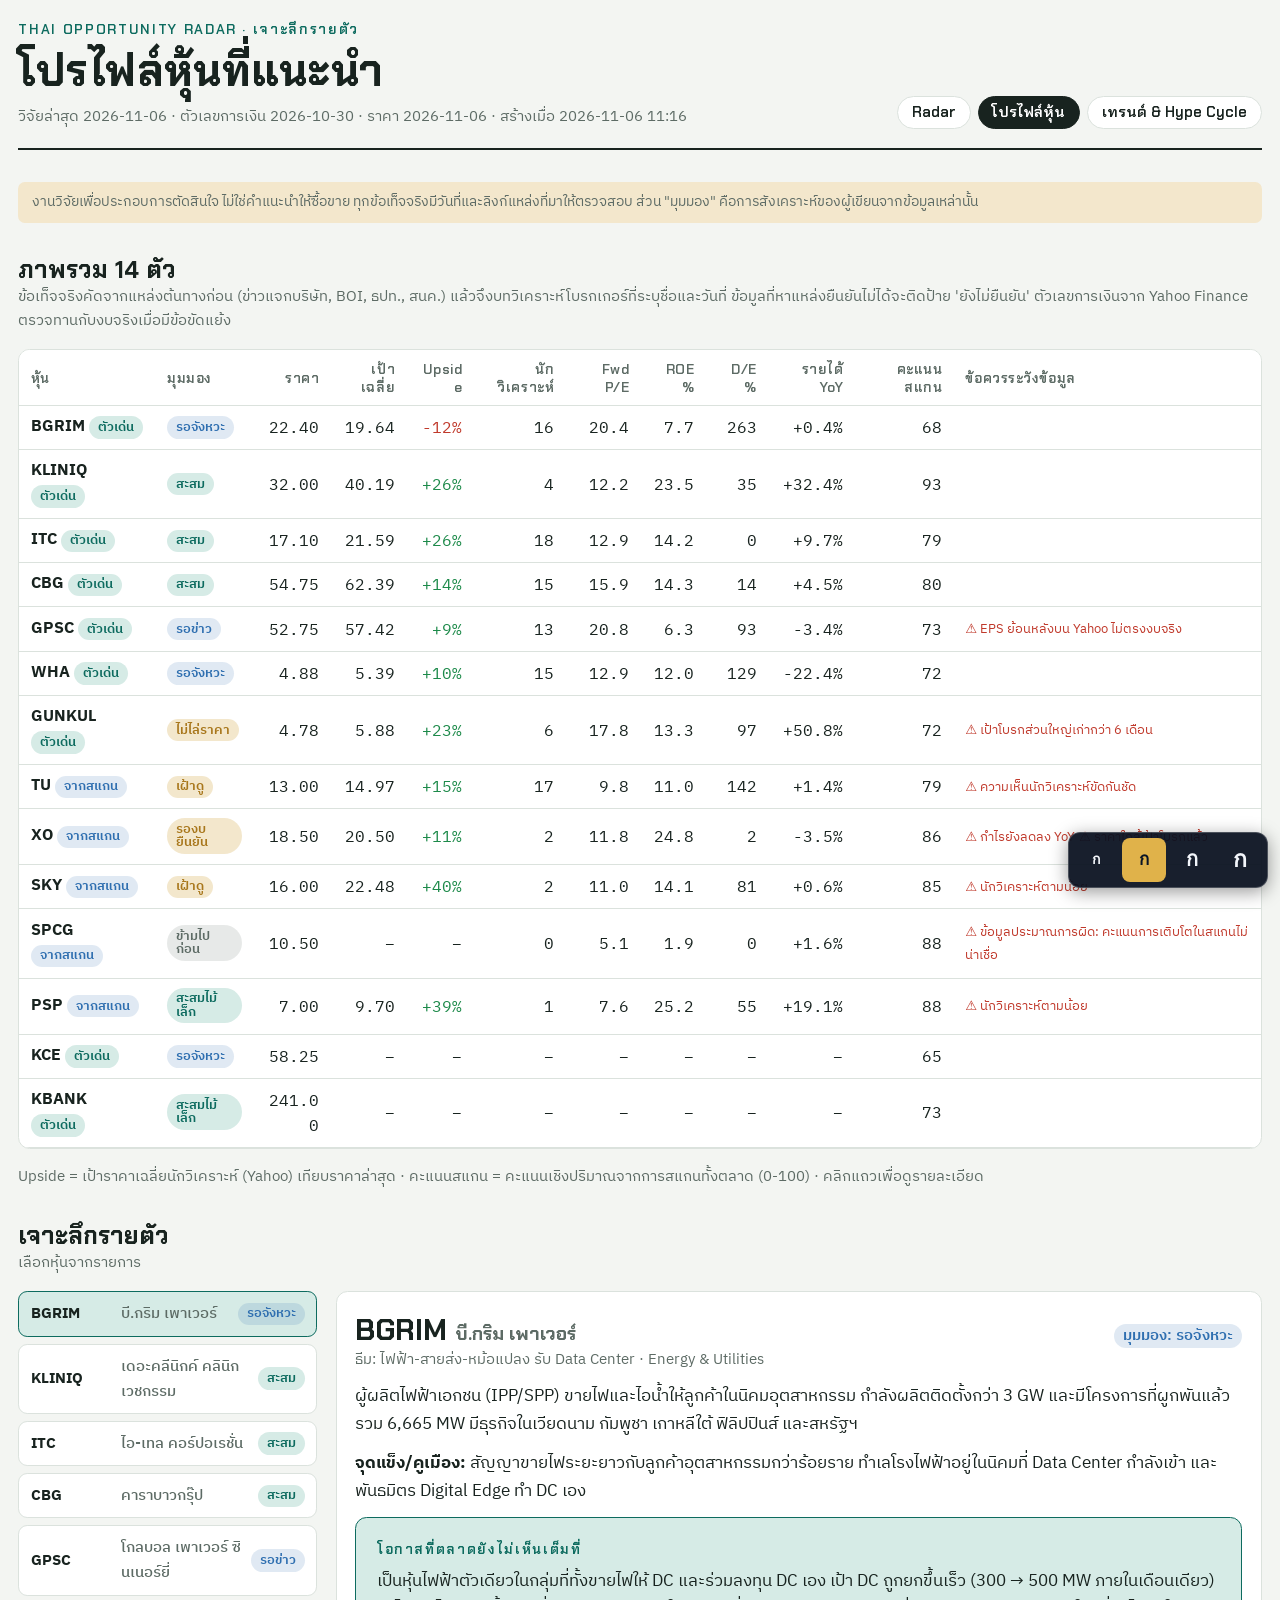
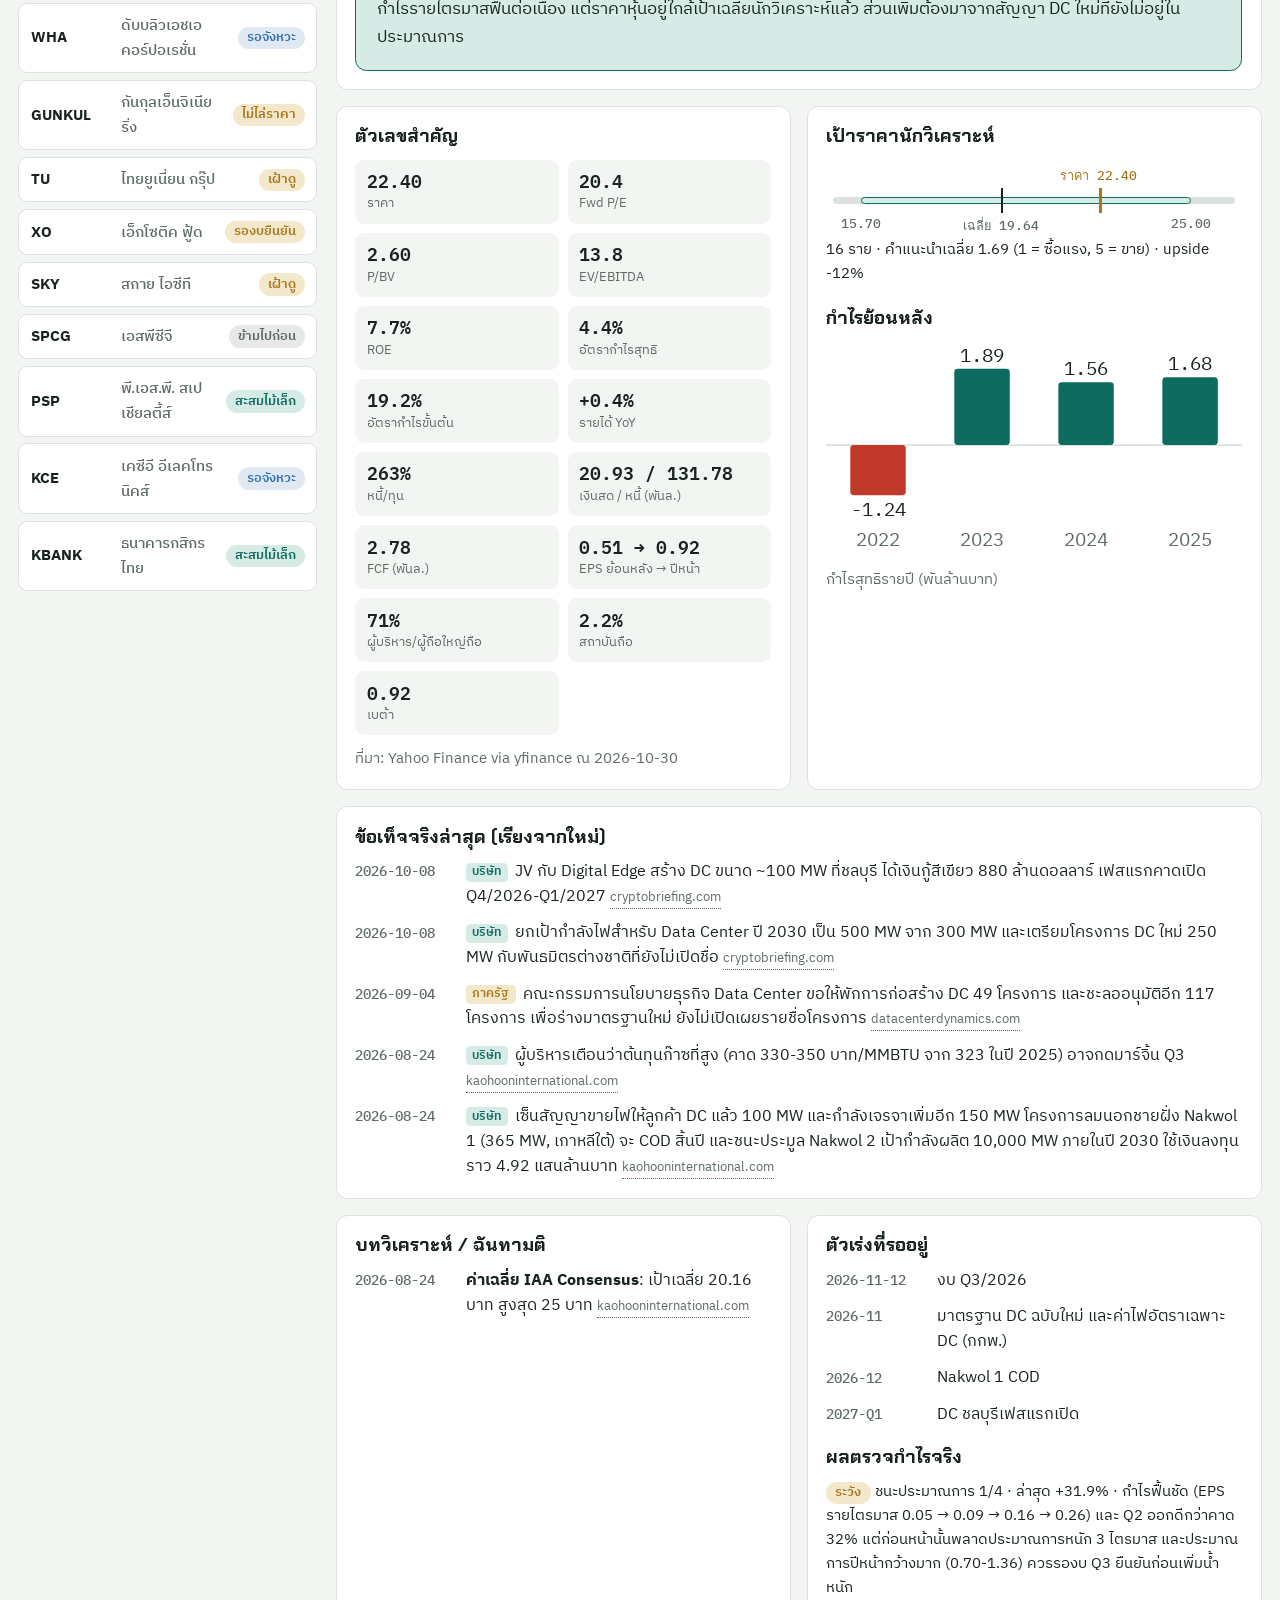
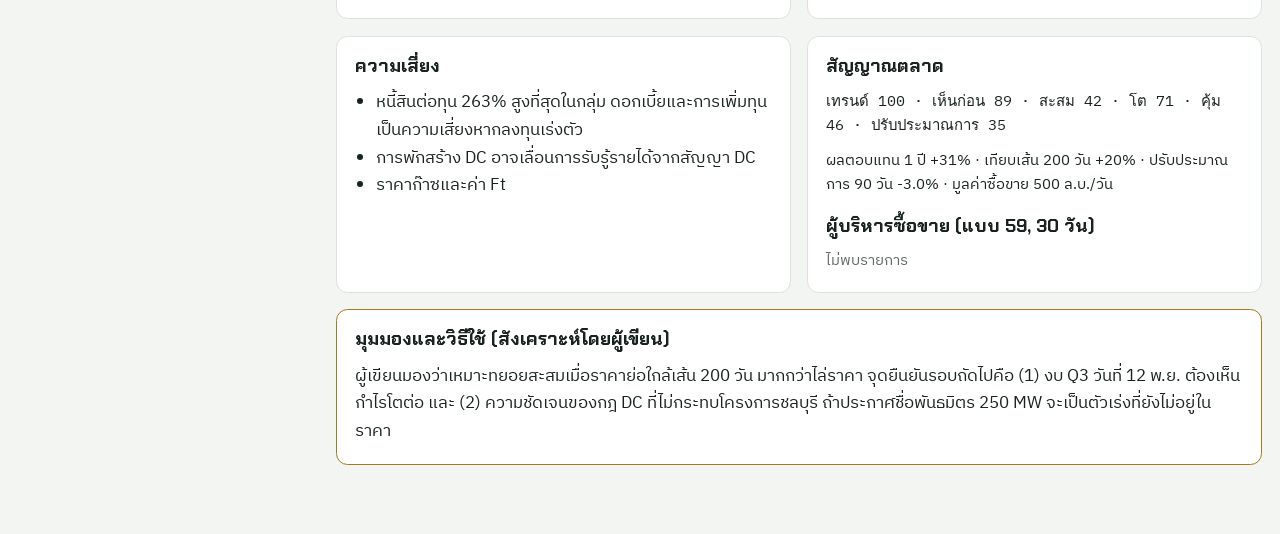
<file: profiles.html>
<!doctype html>
<html lang="th">
<head>
<meta name="robots" content="noindex, nofollow">
<meta charset="utf-8">
<meta name="viewport" content="width=device-width, initial-scale=1, viewport-fit=cover">
<title>Thai Radar Profiles</title>
<link rel="preconnect" href="https://fonts.googleapis.com">
<link rel="stylesheet" href="https://fonts.googleapis.com/css2?family=Chakra+Petch:wght@500;600;700&family=IBM+Plex+Sans+Thai:wght@400;500;600&family=IBM+Plex+Mono:wght@400;500&display=swap">
<link rel="stylesheet" href="radar.css">
</head>
<body>
<div class="wrap">
  <header class="top">
    <div style="display:flex;flex-direction:column;gap:6px;min-width:0">
      <span class="eyebrow">Thai Opportunity Radar · เจาะลึกรายตัว</span>
      <h1>โปรไฟล์หุ้นที่แนะนำ</h1>
      <span class="muted small" id="asof"></span>
    </div>
    <nav class="nav" id="nav" aria-label="หน้าอื่น"></nav>
  </header>
  <div class="disclaimer">งานวิจัยเพื่อประกอบการตัดสินใจ ไม่ใช่คำแนะนำให้ซื้อขาย ทุกข้อเท็จจริงมีวันที่และลิงก์แหล่งที่มาให้ตรวจสอบ ส่วน "มุมมอง" คือการสังเคราะห์ของผู้เขียนจากข้อมูลเหล่านั้น</div>
  <div id="app" style="display:flex;flex-direction:column;gap:28px"></div>
</div>
<script src="data/bundle.js"></script>
<script>
(function(){
const R = window.RADAR, app = document.getElementById('app');
if(!R || !R.profiles){ app.innerHTML = '<p>ไม่พบข้อมูลโปรไฟล์ ให้รัน <code>python scripts/update_data.py --offline</code></p>'; return; }
// date helpers: a month/quarter/year value counts as its last day, so a catalyst is "due" only once it fully passes
const asofDay = new Date(String(R.built||'').slice(0,10));
const endOf = v=>{ v=String(v||''); let m;
  if(/^\d{4}-\d{2}-\d{2}$/.test(v)) return new Date(v);
  if((m=v.match(/^(\d{4})-(\d{2})$/))) return new Date(Date.UTC(+m[1], +m[2], 0));
  if((m=v.match(/^(\d{4})-Q(\d)$/))) return new Date(Date.UTC(+m[1], +m[2]*3, 0));
  if(/^\d{4}$/.test(v)) return new Date(Date.UTC(+v, 11, 31));
  return new Date(8.64e15); };
const ageDays = v=> (asofDay - endOf(v))/864e5;
const P = R.profiles, D = (R.deep||{}).stocks || {}, L = R.layout || {};
const snaps = (R.snapshots||[]).slice().sort((a,b)=>a.date<b.date?-1:1), cur = snaps[snaps.length-1] || {quotes:{}};
const MK = Object.fromEntries(((R.market||{}).rows||[]).map(r=>[r.sym,r]));
const QW = L.quant_weights;
if(R.market && QW){ R.market.rows.forEach(r=>{ let tw=0,t=0; Object.entries(QW).forEach(([k,w])=>{ if(r.s[k]!=null){ tw+=w; t+=w*r.s[k]; } }); if(tw) r.total=t/tw; }); }
const EC = Object.fromEntries(((R.earnings||{}).rows||[]).map(r=>[r.sym,r]));
const INS = ((R.insider||{}).rows||[]);
const U = Object.fromEntries(((R.universe||{}).stocks||[]).map(s=>[s.sym,s]));
const TH = Object.fromEntries(((R.themes||{}).themes||[]).map(t=>[t.id,t]));
const fmt=(v,d=1)=> v==null||isNaN(v)?'–':Number(v).toLocaleString('en-US',{minimumFractionDigits:d,maximumFractionDigits:d});
const sg=(v,d=1)=> v==null||isNaN(v)?'–':(v>0?'+':'')+fmt(v,d)+'%';
const esc=s=>String(s??'').replace(/[&<>"]/g,c=>({'&':'&amp;','<':'&lt;','>':'&gt;','"':'&quot;'}[c]));
const el=h=>{const d=document.createElement('div'); d.innerHTML=h.trim(); return d.firstElementChild;};
const host = s=>{ try{ return new URL(s).hostname.replace(/^www\./,''); }catch(e){ return 'แหล่งที่มา'; } };
const src = u=> u? `<a class="src" href="${esc(u)}" target="_blank" rel="noopener">${esc(host(u))}</a>` : '';
const store={get(k,d){try{const v=localStorage.getItem('radarp.'+k);return v?JSON.parse(v):d;}catch(e){return d;}},set(k,v){try{localStorage.setItem('radarp.'+k,JSON.stringify(v));}catch(e){}}};

// nav: local files when opened from disk, artifact links when published
const local = true;
document.getElementById('nav').innerHTML = (L.pages||[]).map(p=>{ const href = local? p.file : (p.url||p.file); return `<a href="${esc(href)}" ${p.id==='profiles'?'aria-current="page"':''}>${esc(p.label)}</a>`; }).join('');
document.getElementById('asof').textContent = `วิจัยล่าสุด ${P.updated} · ตัวเลขการเงิน ${(R.deep||{}).date||'–'} · ราคา ${cur.date||'–'} · สร้างเมื่อ ${String(R.built||'').replace('T',' ')}`;

const syms = Object.keys(P.stocks);
function price(s){ const q=cur.quotes[s]; return q? q.p : (MK[s]? MK[s].p : (D[s]||{}).p); }
function row(s){
  const p=P.stocks[s], d=D[s]||{}, m=MK[s], px=price(s);
  const tgt = d.tgt? d.tgt[1] : null;
  return {s, p, d, m, px, up: tgt&&px? (tgt/px-1)*100 : null, scan: m? m.total : null};
}
const rows = syms.map(row);
let sel = store.get('sel', syms[0]); if(!P.stocks[sel]) sel = syms[0];

/* ---------- overview table ---------- */
function overview(){
  const s = el(`<section class="block"><div class="sec-head"><div><h2>ภาพรวม ${rows.length} ตัว</h2><div class="muted small">${esc(P.method)}</div></div></div></section>`);
  const st = P.stances||{};
  const body = rows.map(r=>`<tr class="row" data-s="${r.s}" tabindex="0"><td><b>${r.s}</b> <span class="pill ${r.p.role==='pick'?'t-a':'t-b'}">${r.p.role==='pick'?'ตัวเด่น':'จากสแกน'}</span></td>
    <td><span class="pill ${st[r.p.stance]||'t-d'}">${esc(r.p.stance||'')}</span></td>
    <td class="n">${fmt(r.px,2)}</td><td class="n">${r.d.tgt?fmt(r.d.tgt[1],2):'–'}</td><td class="n ${r.up>0?'up':r.up<0?'down':''}">${sg(r.up,0)}</td>
    <td class="n">${r.d.n??'–'}</td><td class="n">${fmt(r.d.fpe,1)}</td><td class="n">${fmt(r.d.roe,1)}</td><td class="n">${fmt(r.d.de,0)}</td><td class="n">${sg(r.d.revg)}</td>
    <td class="n">${r.scan!=null?fmt(r.scan,0):'–'}</td><td class="small">${(r.p.flags||[]).map(f=>`<span class="flag">⚠ ${esc(f)}</span>`).join(' ')}</td></tr>`).join('');
  const t = el(`<div class="tbl-wrap"><table><thead><tr><th>หุ้น</th><th>มุมมอง</th><th class="n">ราคา</th><th class="n">เป้าเฉลี่ย</th><th class="n">Upside</th><th class="n">นักวิเคราะห์</th><th class="n">Fwd P/E</th><th class="n">ROE %</th><th class="n">D/E %</th><th class="n">รายได้ YoY</th><th class="n">คะแนนสแกน</th><th>ข้อควรระวังข้อมูล</th></tr></thead><tbody>${body}</tbody></table></div>`);
  t.querySelectorAll('tr.row').forEach(tr=>{ const f=()=>{ sel=tr.dataset.s; store.set('sel',sel); render(); document.getElementById('detail').scrollIntoView({behavior:'smooth'}); }; tr.onclick=f; tr.onkeydown=e=>{ if(e.key==='Enter') f(); }; });
  s.appendChild(t);
  s.appendChild(el(`<div class="small muted">Upside = เป้าราคาเฉลี่ยนักวิเคราะห์ (Yahoo) เทียบราคาล่าสุด · คะแนนสแกน = คะแนนเชิงปริมาณจากการสแกนทั้งตลาด (0-100) · คลิกแถวเพื่อดูรายละเอียด</div>`));
  return s;
}

/* ---------- detail ---------- */
function rangeBar(d, px){
  if(!d.tgt || px==null) return '<p class="small muted" style="margin:0">ไม่มีเป้าราคาจากนักวิเคราะห์</p>';
  const [lo,mean,hi] = d.tgt, a=Math.min(lo,px)*0.95, b=Math.max(hi,px)*1.05, x=v=>((v-a)/(b-a)*100).toFixed(1)+'%';
  return `<div class="range" role="img" aria-label="ช่วงเป้าราคา ${lo}-${hi} ราคา ${px}"><div class="bar"></div><div class="fill" style="left:${x(lo)};width:calc(${x(hi)} - ${x(lo)})"></div>
    <div class="mk" style="left:${x(px)};background:var(--gold);width:3px"></div><span class="lb" style="left:${x(px)};color:var(--gold)">ราคา ${fmt(px,2)}</span>
    <div class="mk" style="left:${x(mean)}"></div><span class="lb b" style="left:${x(mean)}">เฉลี่ย ${fmt(mean,2)}</span>
    <span class="lb b" style="left:${x(lo)}">${fmt(lo,2)}</span><span class="lb b" style="left:${x(hi)}">${fmt(hi,2)}</span></div>`;
}
function niChart(d){
  const ys = Object.keys(d.ni||{}).sort(); if(ys.length<2) return '<p class="small muted" style="margin:0">ข้อมูลกำไรย้อนหลังไม่พอ</p>';
  const vals = ys.map(y=>d.ni[y]), mx = Math.max(...vals.map(Math.abs)), w=60*ys.length, h=120, z=h/2;
  const bars = ys.map((y,i)=>{ const v=d.ni[y], bh=Math.abs(v)/mx*(z-16); const yy = v>=0? z-bh : z; return `<rect x="${i*60+14}" y="${yy}" width="32" height="${Math.max(bh,1)}" rx="2" fill="${v>=0?'var(--accent)':'var(--bad)'}"></rect><text x="${i*60+30}" y="${v>=0?yy-4:yy+bh+12}" text-anchor="middle" font-size="11" class="mono">${fmt(v,2)}</text><text x="${i*60+30}" y="${h-2}" text-anchor="middle" class="lbl">${y}</text>`; }).join('');
  return `<svg viewBox="0 0 ${w} ${h+4}" style="width:100%;max-width:${w*1.6}px;height:auto" role="img" aria-label="กำไรสุทธิรายปี"><line x1="0" x2="${w}" y1="${z}" y2="${z}" class="axis"></line>${bars}</svg><div class="small muted">กำไรสุทธิรายปี (พันล้านบาท)</div>`;
}
function detail(){
  const r = rows.find(x=>x.s===sel), p=r.p, d=r.d, m=r.m, ec=EC[sel], u=U[sel];
  const s = el(`<section class="block" id="detail"><div class="sec-head"><div><h2>เจาะลึกรายตัว</h2><div class="muted small">เลือกหุ้นจากรายการ</div></div></div></section>`);
  const side = syms.map(x=>{ const rr=rows.find(y=>y.s===x); return `<button class="stock-btn" data-s="${x}" aria-pressed="${x===sel}"><b>${x}</b><span class="small muted" style="overflow:hidden;text-overflow:ellipsis;white-space:nowrap">${esc(P.stocks[x].name)}</span><span class="pill ${(P.stances||{})[P.stocks[x].stance]||'t-d'}">${esc(P.stocks[x].stance||'')}</span></button>`; }).join('');
  const kinds = {company:'บริษัท',broker:'โบรกเกอร์',regulator:'ภาครัฐ',data:'ข้อมูล'};
  const facts = (p.facts||[]).slice().sort((a,b)=>a.d<b.d?1:-1).map(f=>`<li><span class="d">${esc(f.d)}</span><span><span class="tag k-${f.k}">${kinds[f.k]||f.k}</span>${esc(f.t)} ${src(f.src)}</span></li>`).join('');
  const brokers = (p.brokers||[]).map(b=>`<li><span class="d">${esc(b.d)}</span><span><b>${esc(b.who)}</b>: ${esc(b.view)} ${src(b.src)}${ageDays(b.d)>180?` <span class="pill t-c">เก่า ${Math.round(ageDays(b.d)/30)} เดือน ใช้อ้างอิงไม่ได้แล้ว</span>`:''}</span></li>`).join('') || '<li class="small muted">ไม่มีบทวิเคราะห์จากโบรกเกอร์ที่ตรวจพบ</li>';
  const cats = (p.catalysts||[]).map(c=>`<li><span class="d">${esc(c.d)}</span><span>${esc(c.t)}${endOf(c.d)<asofDay?' <span class="pill t-c">ถึงกำหนดแล้ว รอตรวจผล</span>':''}</span></li>`).join('');
  const ins = INS.filter(x=>x.sym===sel).slice(0,8);
  const kp = [
    ['ราคา',fmt(r.px,2)],['Fwd P/E',fmt(d.fpe,1)],['P/BV',fmt(d.pb,2)],['EV/EBITDA',fmt(d.ev_ebitda,1)],['ROE',fmt(d.roe,1)+'%'],['อัตรากำไรสุทธิ',fmt(d.nm,1)+'%'],
    ['อัตรากำไรขั้นต้น',fmt(d.gm,1)+'%'],['รายได้ YoY',sg(d.revg)],['หนี้/ทุน',fmt(d.de,0)+'%'],['เงินสด / หนี้ (พันล.)',fmt(d.cash,2)+' / '+fmt(d.debt,2)],['FCF (พันล.)',fmt(d.fcf,2)],
    ['EPS ย้อนหลัง → ปีหน้า',fmt(d.epsT,2)+' → '+fmt(d.epsF,2)],['ผู้บริหาร/ผู้ถือใหญ่ถือ',fmt(d.ins,0)+'%'],['สถาบันถือ',fmt(d.inst,1)+'%'],['เบต้า',fmt(d.beta,2)]
  ].map(([k,v])=>`<div class="kpi"><b>${v}</b><span>${k}</span></div>`).join('');
  const scan = m? Object.entries(m.s).map(([k,v])=>`${({growth:'โต',value:'คุ้ม',momentum:'เทรนด์',discovery:'เห็นก่อน',accumulation:'สะสม',revision:'ปรับประมาณการ'})[k]||k} ${fmt(v,0)}`).join(' · ') : '';
  const V = {ok:['น่าเชื่อ','t-a'],caution:['ระวัง','t-c'],fail:['ข้อมูลผิด','t-d']};
  const body = el(`<div class="layout"><div class="side list">${side}</div>
    <div style="display:flex;flex-direction:column;gap:14px;min-width:0">
      <div class="panel"><div style="display:flex;flex-wrap:wrap;justify-content:space-between;gap:10px;align-items:baseline"><div><h2 style="font-size:26px">${sel} <span class="muted" style="font-size:16px">${esc(p.name)}</span></h2><div class="small muted">${u&&TH[u.theme]?'ธีม: '+esc(TH[u.theme].name):'ยังไม่อยู่ในรายการติดตามของ Radar'}${m?' · '+esc(m.sector||''):''}</div></div><span class="pill ${(P.stances||{})[p.stance]||'t-d'}" style="font-size:13px">มุมมอง: ${esc(p.stance||'')}</span></div>
        <p style="margin:0">${esc(p.business)}</p><p style="margin:0"><b>จุดแข็ง/คูเมือง:</b> ${esc(p.moat)}</p>
        <div class="note" style="display:block;background:var(--accent-soft);border-color:var(--accent)"><span class="eyebrow">โอกาสที่ตลาดยังไม่เห็นเต็มที่</span><p>${esc(p.thesis)}</p></div>
        ${(p.flags||[]).length?`<div class="flags">${p.flags.map(f=>`<span class="flag">⚠ ${esc(f)}</span>`).join('')}</div>`:''}
      </div>
      <div class="grid2">
        <div class="panel"><h3>ตัวเลขสำคัญ</h3><div class="kpis">${kp}</div>${d.warn?`<p class="flag" style="margin:0">⚠ ${esc(d.warn)}</p>`:''}<div class="small muted">ที่มา: ${esc((R.deep||{}).source||'')} ณ ${esc((R.deep||{}).date||'')}</div></div>
        <div class="panel"><h3>เป้าราคานักวิเคราะห์</h3>${rangeBar(d,r.px)}<div class="small">${d.n?`${d.n} ราย · คำแนะนำเฉลี่ย ${d.rec!=null?fmt(d.rec,2)+' (1 = ซื้อแรง, 5 = ขาย)':'–'} · upside ${sg(r.up,0)}`:'ไม่มีนักวิเคราะห์ตาม'}</div><h3 style="margin-top:8px">กำไรย้อนหลัง</h3>${niChart(d)}</div>
      </div>
      <div class="panel"><h3>ข้อเท็จจริงล่าสุด (เรียงจากใหม่)</h3><ul class="tl">${facts}</ul></div>
      <div class="grid2">
        <div class="panel"><h3>บทวิเคราะห์ / ฉันทามติ</h3><ul class="tl">${brokers}</ul></div>
        <div class="panel"><h3>ตัวเร่งที่รออยู่</h3><ul class="tl">${cats}</ul>
          ${ec?`<h3 style="margin-top:6px">ผลตรวจกำไรจริง</h3><p class="small" style="margin:0"><span class="pill ${V[ec.verdict][1]}">${V[ec.verdict][0]}</span> ชนะประมาณการ ${esc(ec.beats)} · ล่าสุด ${esc(ec.last)} · ${esc(ec.note)}</p>`:''}</div>
      </div>
      <div class="grid2">
        <div class="panel"><h3>ความเสี่ยง</h3><ul style="margin:0;padding-left:18px">${(p.risks||[]).map(x=>`<li>${esc(x)}</li>`).join('')}</ul></div>
        <div class="panel"><h3>สัญญาณตลาด</h3>${m?`<p class="small mono" style="margin:0">${scan}</p><p class="small" style="margin:0">ผลตอบแทน 1 ปี ${sg(m.ret12,0)} · เทียบเส้น 200 วัน ${sg(m.r200*100,0)} · ปรับประมาณการ 90 วัน ${m.rev90==null?'–':sg(m.rev90*100,1)} · มูลค่าซื้อขาย ${fmt(m.turn,0)} ล.บ./วัน</p>`:'<p class="small muted" style="margin:0">ไม่มีในผลสแกน (สภาพคล่องต่ำกว่าเกณฑ์)</p>'}
          <h3 style="margin-top:6px">ผู้บริหารซื้อขาย (แบบ 59, 30 วัน)</h3>${ins.length?`<ul class="tl">${ins.map(x=>`<li><span class="d">${esc(x['Transaction Date'])}</span><span>${esc(x['Name of Management'])}: ${esc(x['The methods of Acquisition/Disposition'])} ${fmt(x['Amount'],0)} หุ้น @ ${esc(x['Average Price (baht)'])}</span></li>`).join('')}</ul>`:'<p class="small muted" style="margin:0">ไม่พบรายการ</p>'}</div>
      </div>
      <div class="panel" style="border-color:var(--gold)"><h3>มุมมองและวิธีใช้ (สังเคราะห์โดยผู้เขียน)</h3><p style="margin:0">${esc(p.playbook)}</p></div>
    </div></div>`);
  body.querySelectorAll('.stock-btn').forEach(b=>b.onclick=()=>{ sel=b.dataset.s; store.set('sel',sel); render(); });
  s.appendChild(body); return s;
}
function render(){ app.innerHTML=''; app.appendChild(overview()); app.appendChild(detail()); }
render();
})();
</script>
<!-- fsz:font-size-control v2 -->
<style id="fsz-style">
.fsz{position:fixed;right:max(12px,env(safe-area-inset-right,0px));bottom:max(12px,env(safe-area-inset-bottom,0px));z-index:2147483000;display:flex;align-items:center;gap:4px;padding:5px;border-radius:12px;background:rgba(10,18,32,.94);border:1px solid rgba(255,255,255,.22);box-shadow:0 4px 18px rgba(0,0,0,.4);font-family:system-ui,-apple-system,sans-serif}
.fsz button{all:unset;box-sizing:border-box;min-width:44px;height:44px;padding:0 8px;border-radius:8px;color:#f3f6fb;font-weight:700;text-align:center;line-height:44px;cursor:pointer}
.fsz button[aria-pressed="true"]{background:#e0b24a;color:#0b1526}
.fsz button:focus-visible{outline:3px solid #2ec4b6;outline-offset:1px}
@media print{.fsz{display:none}}
html.fsz-big body *{overflow-wrap:anywhere}
html.fsz-big body :is(span,a,code,small,b,strong,em,td,th,li,p,div):not(.fsz):not(.fsz *){white-space:normal!important}
html.fsz-big body pre{white-space:pre-wrap!important}
html.fsz-big body :is(img,svg,video,canvas,iframe,select,input,textarea,button):not(.fsz *){max-width:100%}
</style>
<div class="fsz" role="group" aria-label="ขนาดตัวอักษร" title="ขนาดตัวอักษร">
<button type="button" data-z="1" aria-label="ขนาดปกติ" style="font-size:14px">ก</button>
<button type="button" data-z="1.15" aria-label="ใหญ่" style="font-size:17px">ก</button>
<button type="button" data-z="1.3" aria-label="ใหญ่มาก" style="font-size:20px">ก</button>
<button type="button" data-z="1.5" aria-label="ใหญ่ที่สุด" style="font-size:23px">ก</button>
</div>
<script>(function(){var bar=document.querySelector('.fsz'),bs=bar.querySelectorAll('button');var fixed=[];function fit(z){fixed.forEach(function(el){el.style.gridTemplateColumns=el.getAttribute('data-fsz-g')||'';el.removeAttribute('data-fsz-g')});fixed=[];document.documentElement.classList.add('fsz-big');var els=document.body.getElementsByTagName('*');for(var i=0;i<els.length;i++){var el=els[i];if(el.closest('.fsz'))continue;var d=getComputedStyle(el).display;if((d==='grid'||d==='inline-grid')&&el.scrollWidth>el.clientWidth+1){el.setAttribute('data-fsz-g',el.style.gridTemplateColumns||'');el.style.gridTemplateColumns='minmax(0,1fr)';fixed.push(el)}}var vw=document.documentElement.clientWidth;document.body.querySelectorAll('table').forEach(function(t){if(t.hasAttribute('data-fsz-t'))return;var p=t.parentElement,ps=p?getComputedStyle(p).overflowX:'';if(ps==='auto'||ps==='scroll')return;if(t.scrollWidth>((p&&p.clientWidth)||vw)+1){t.setAttribute('data-fsz-t','');t.style.display='block';t.style.overflowX='auto';t.style.maxWidth='100%'}})}function set(z){z=parseFloat(z)||1.15;document.body.style.zoom=z;fit(z);bar.style.zoom=1/z;bs.forEach(function(b){b.setAttribute('aria-pressed',parseFloat(b.dataset.z)===z?'true':'false')});try{localStorage.setItem('fsz',String(z))}catch(e){}}var z='1.15';try{z=localStorage.getItem('fsz')||'1.15'}catch(e){}if(document.body)set(z);else document.addEventListener('DOMContentLoaded',function(){set(z)});window.addEventListener('load',function(){setTimeout(function(){fit(parseFloat(document.body.style.zoom)||1)},300)});var rt;window.addEventListener('resize',function(){clearTimeout(rt);rt=setTimeout(function(){fit(parseFloat(document.body.style.zoom)||1)},200)});bs.forEach(function(b){b.addEventListener('click',function(){set(b.dataset.z)})})})();</script>
<!-- /fsz -->
</body>
</html>
</file>
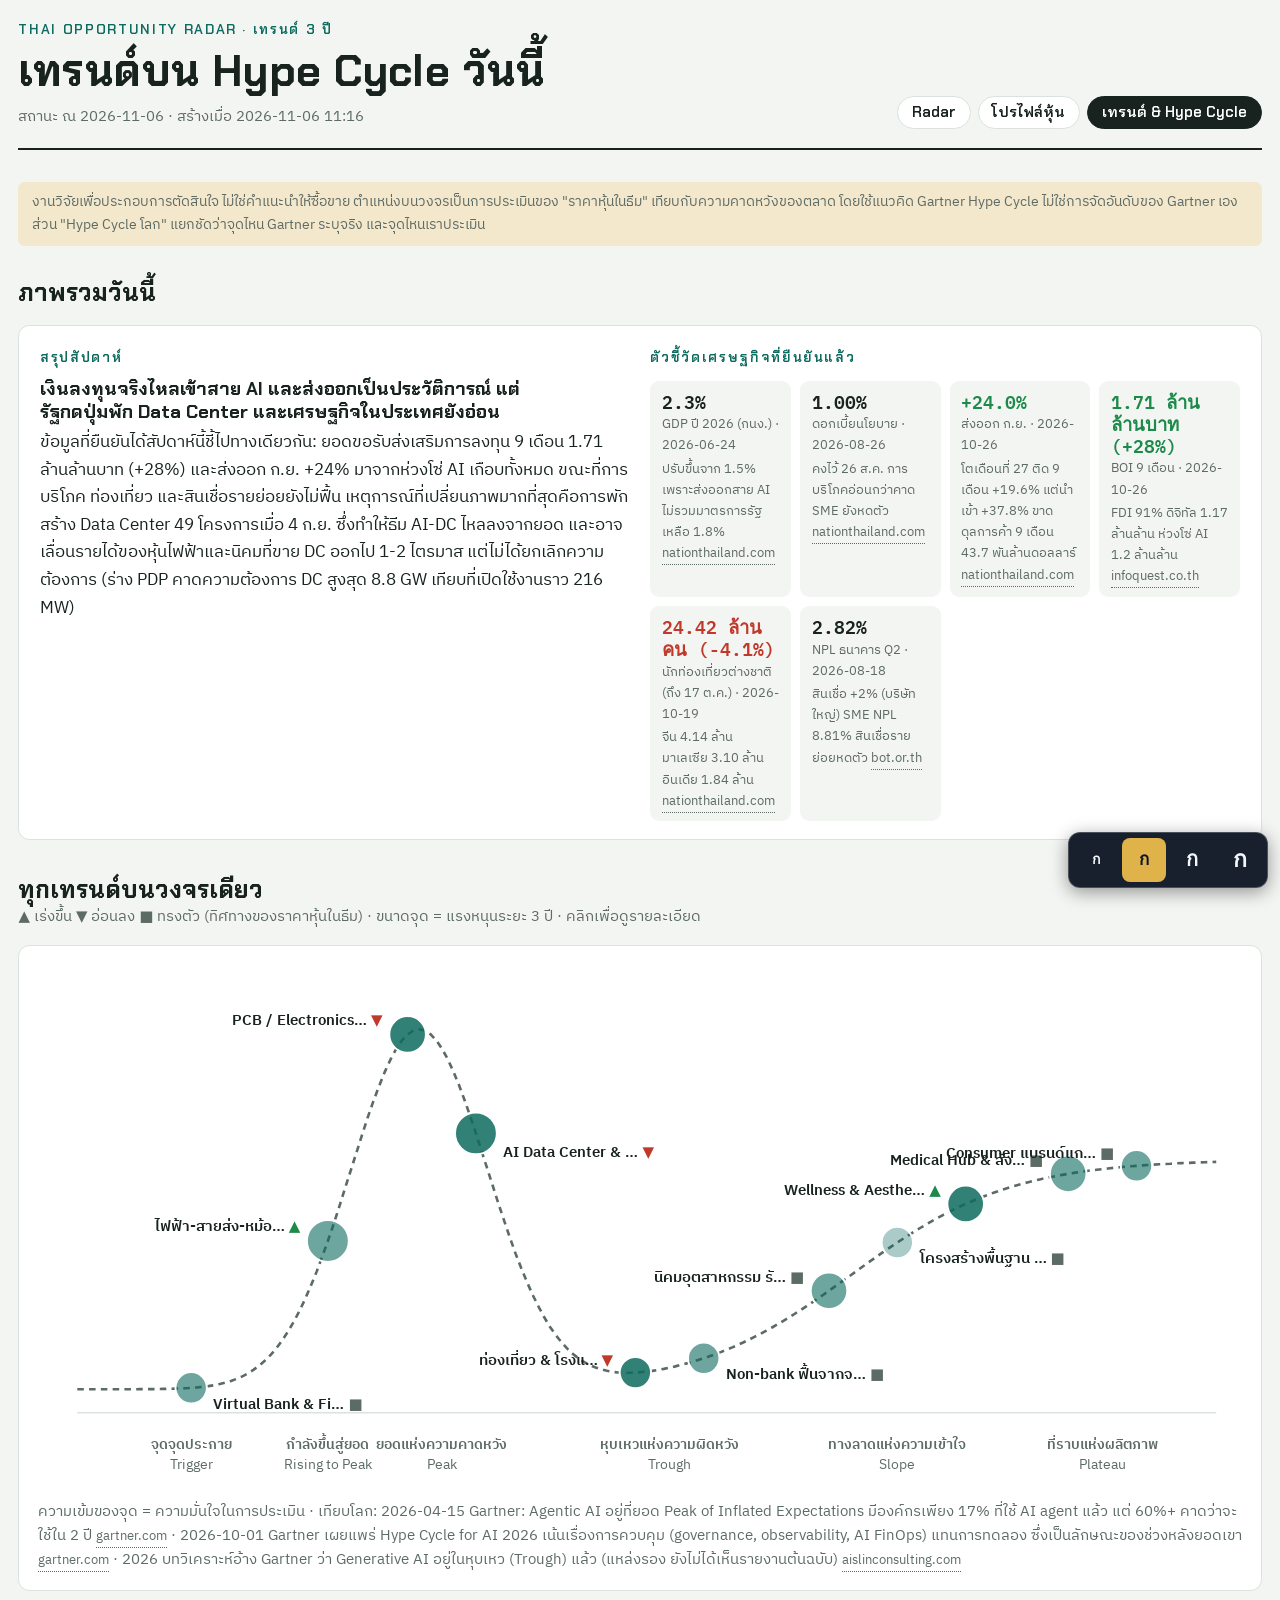
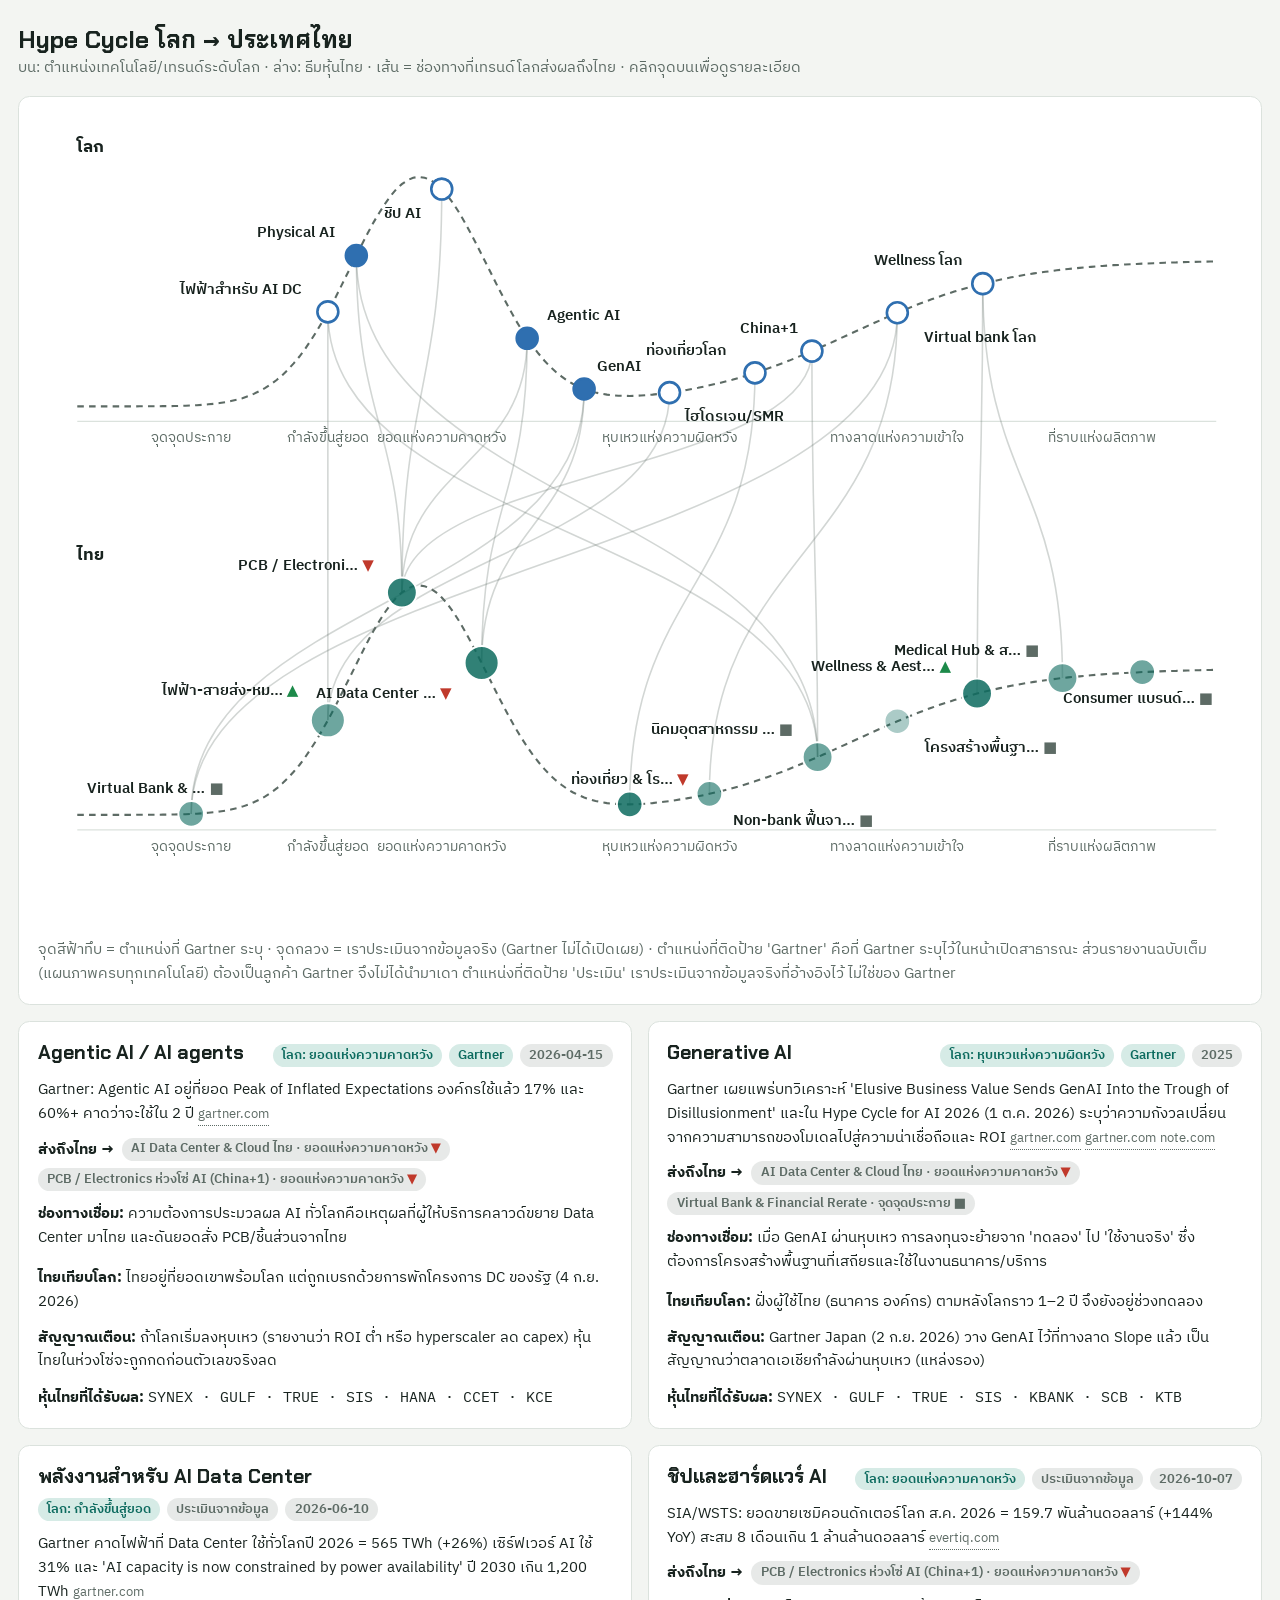
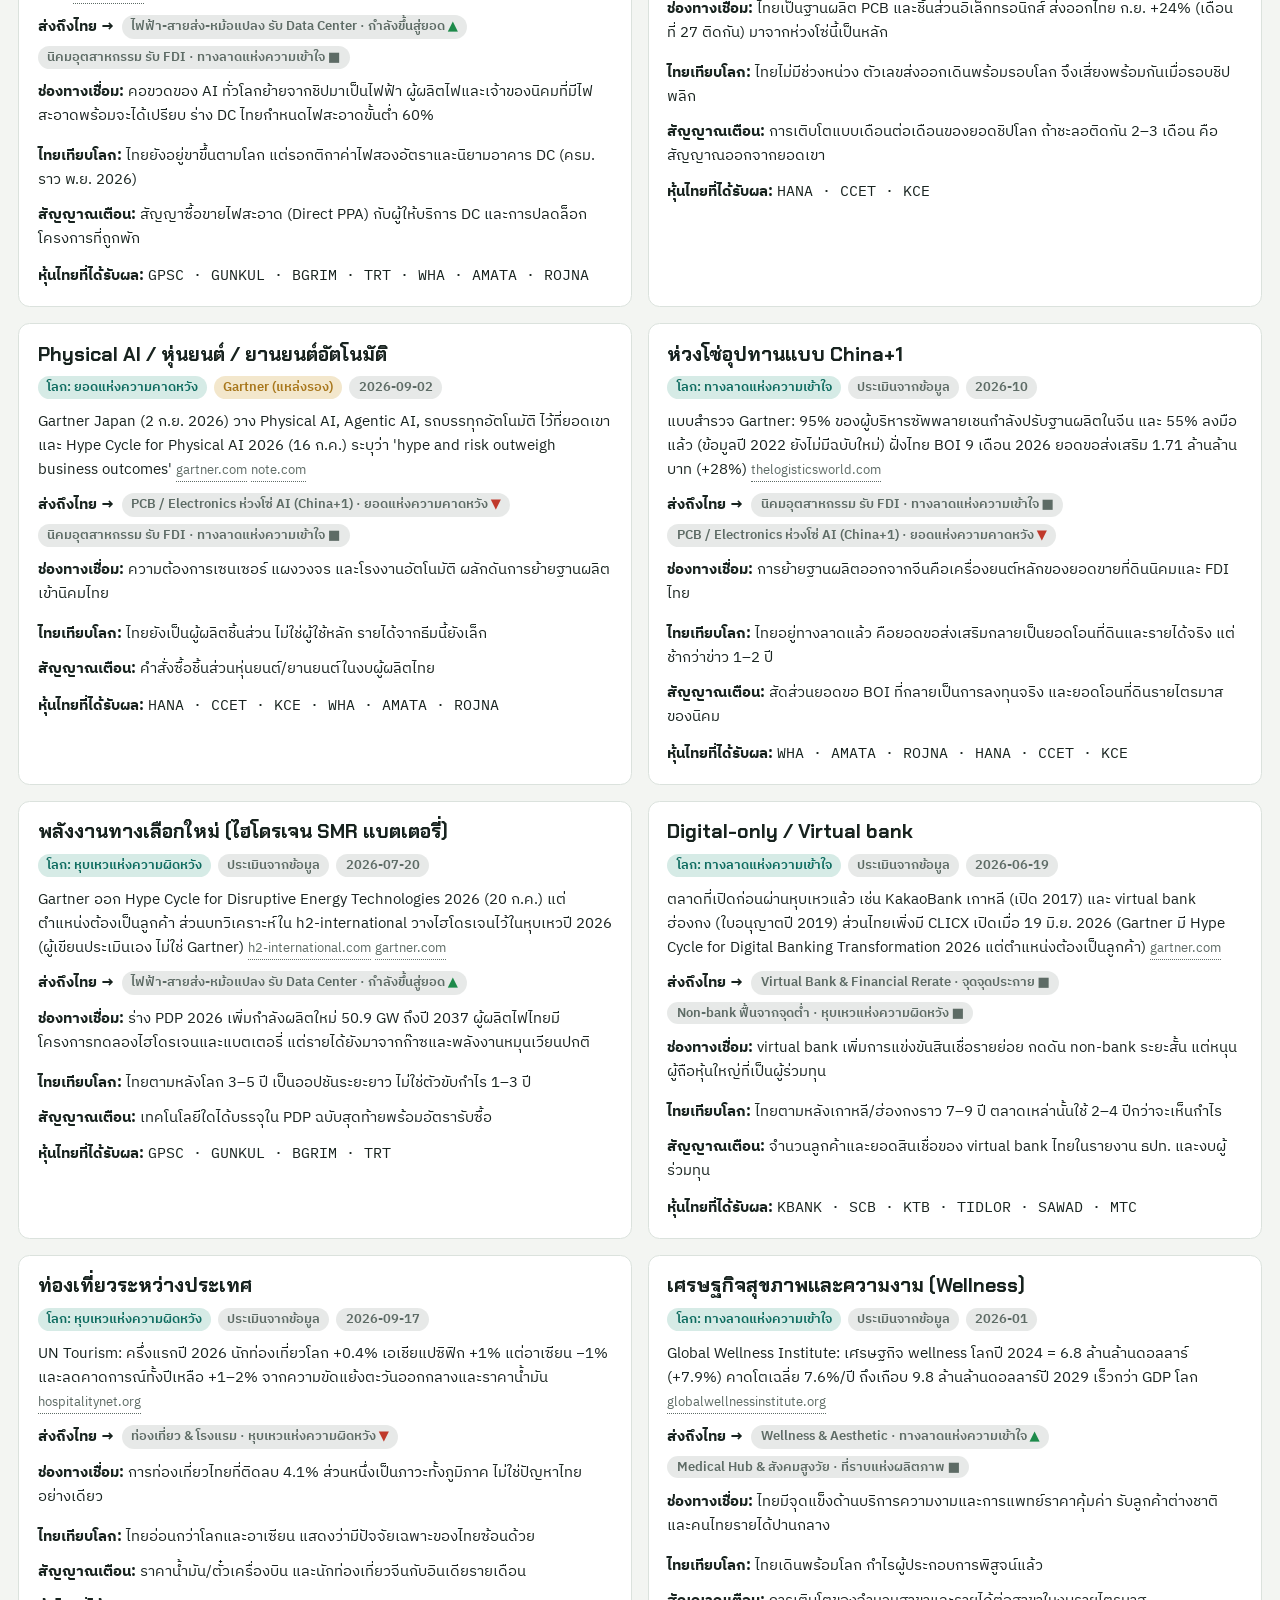
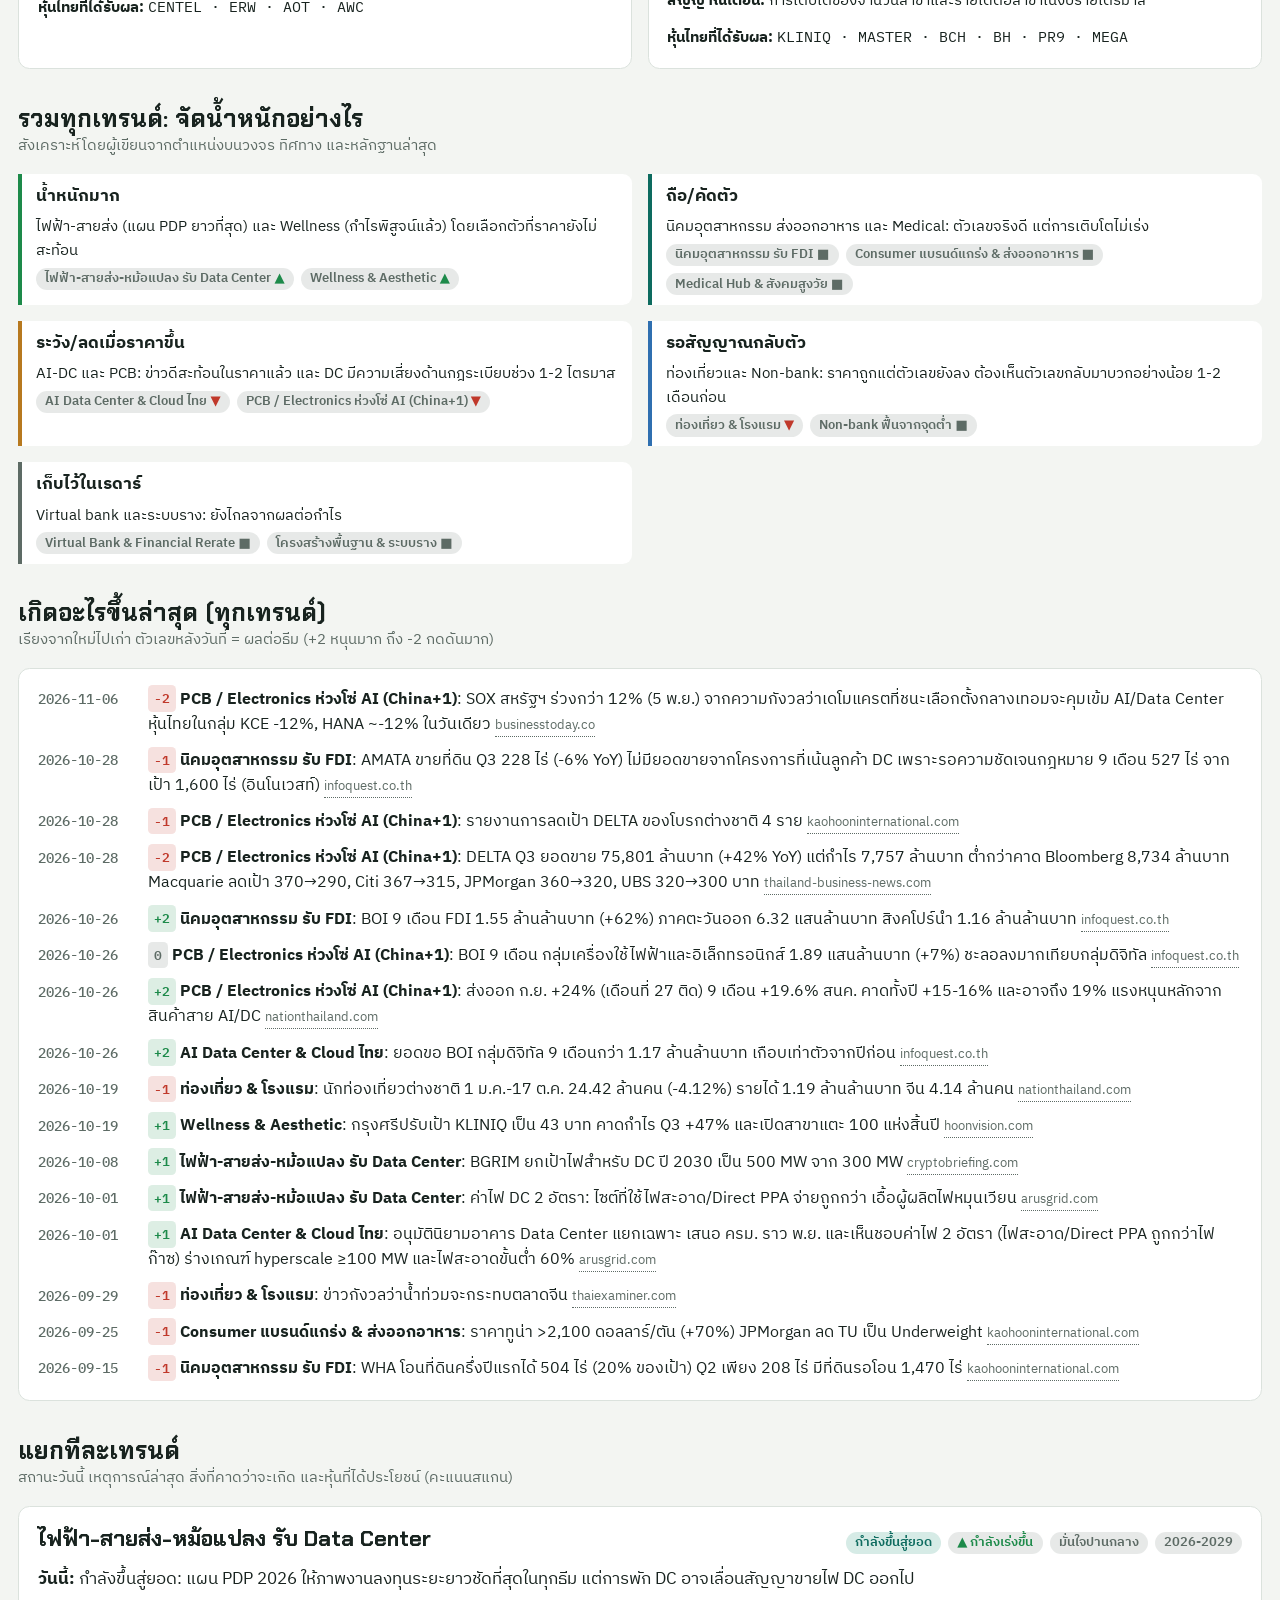
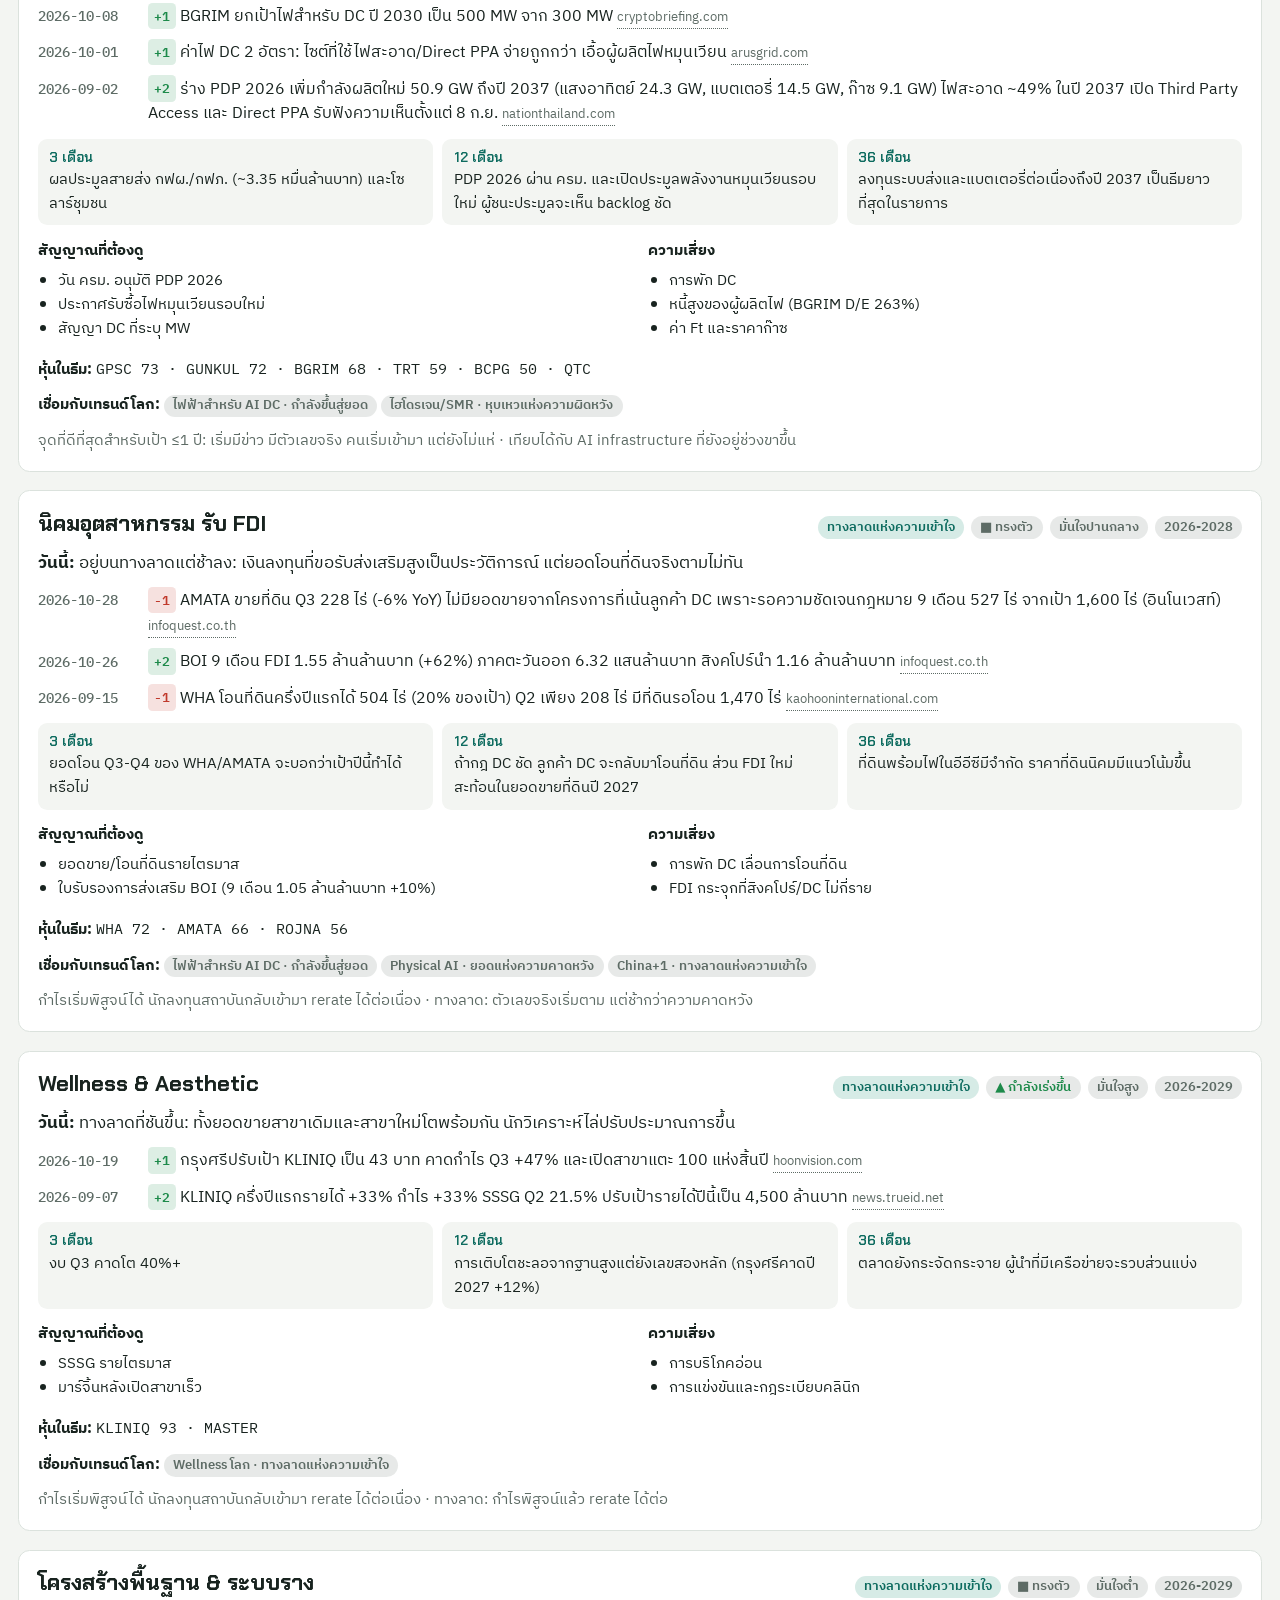
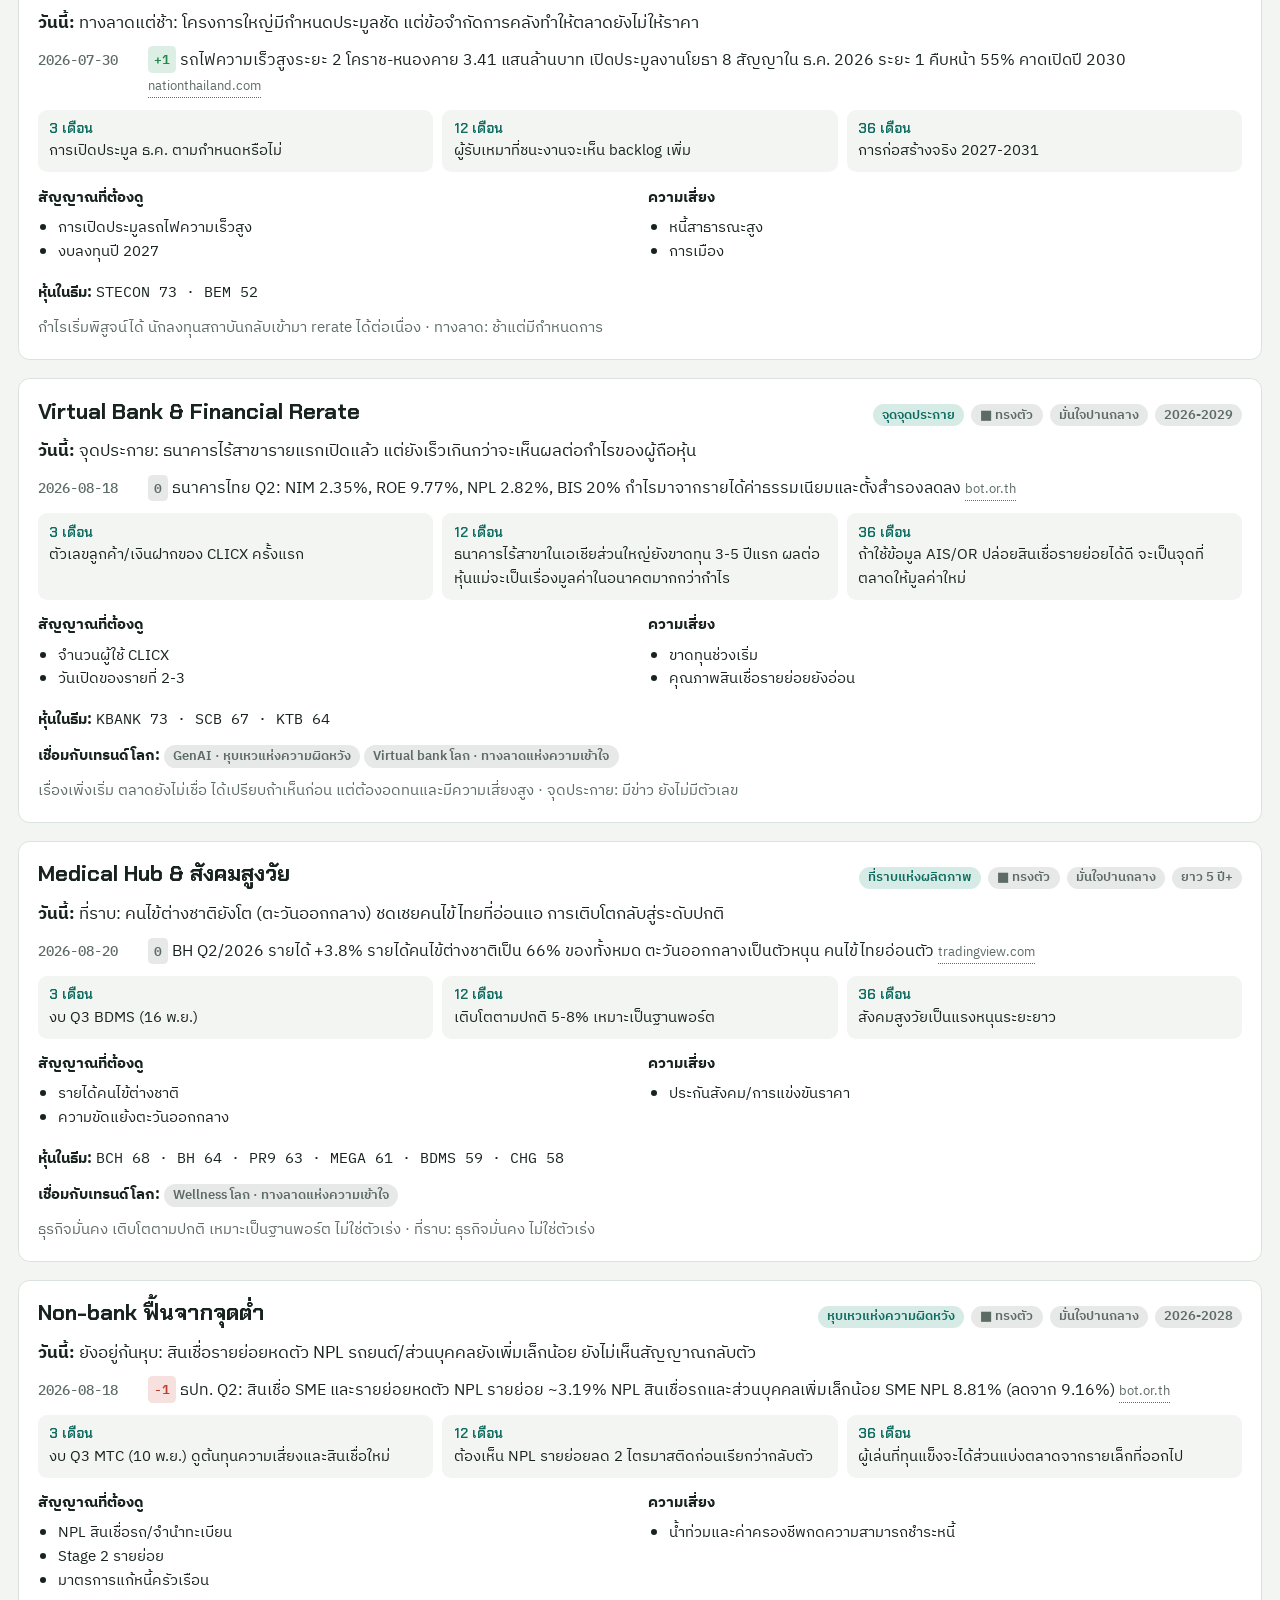
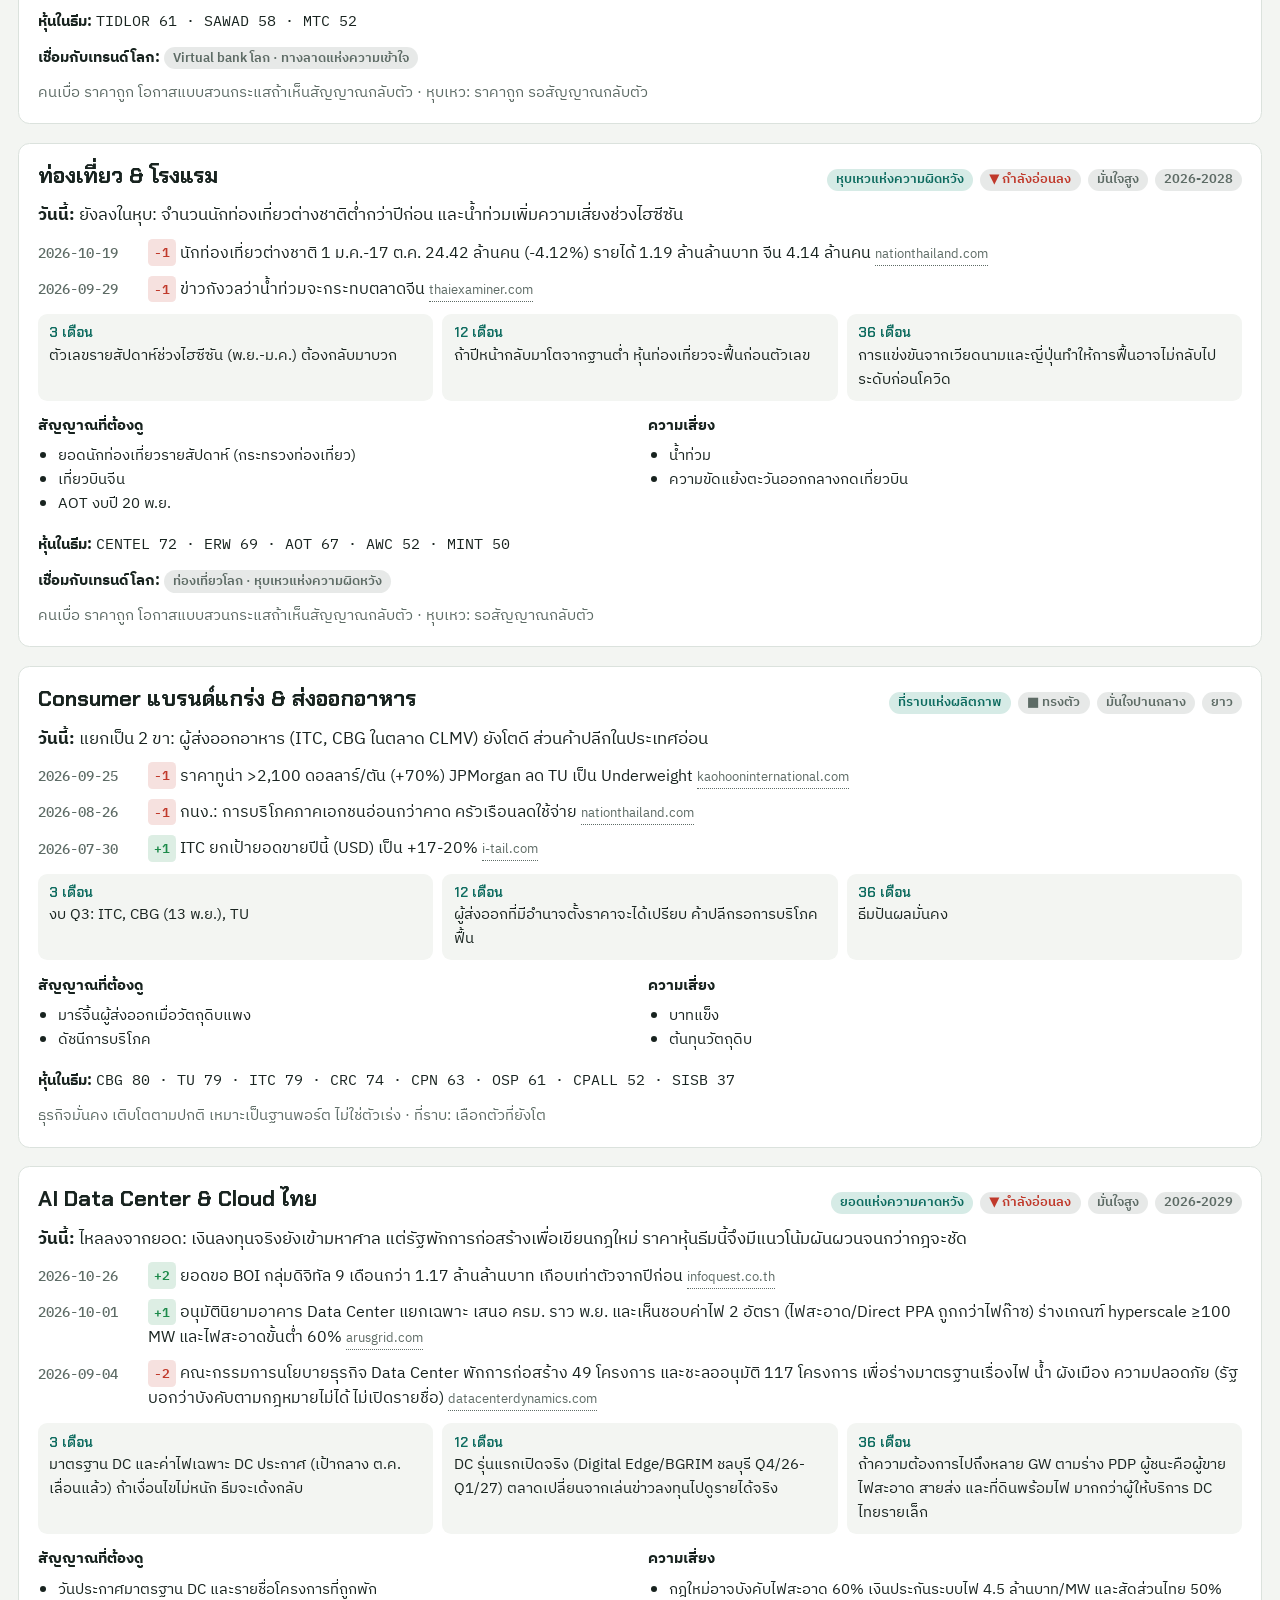
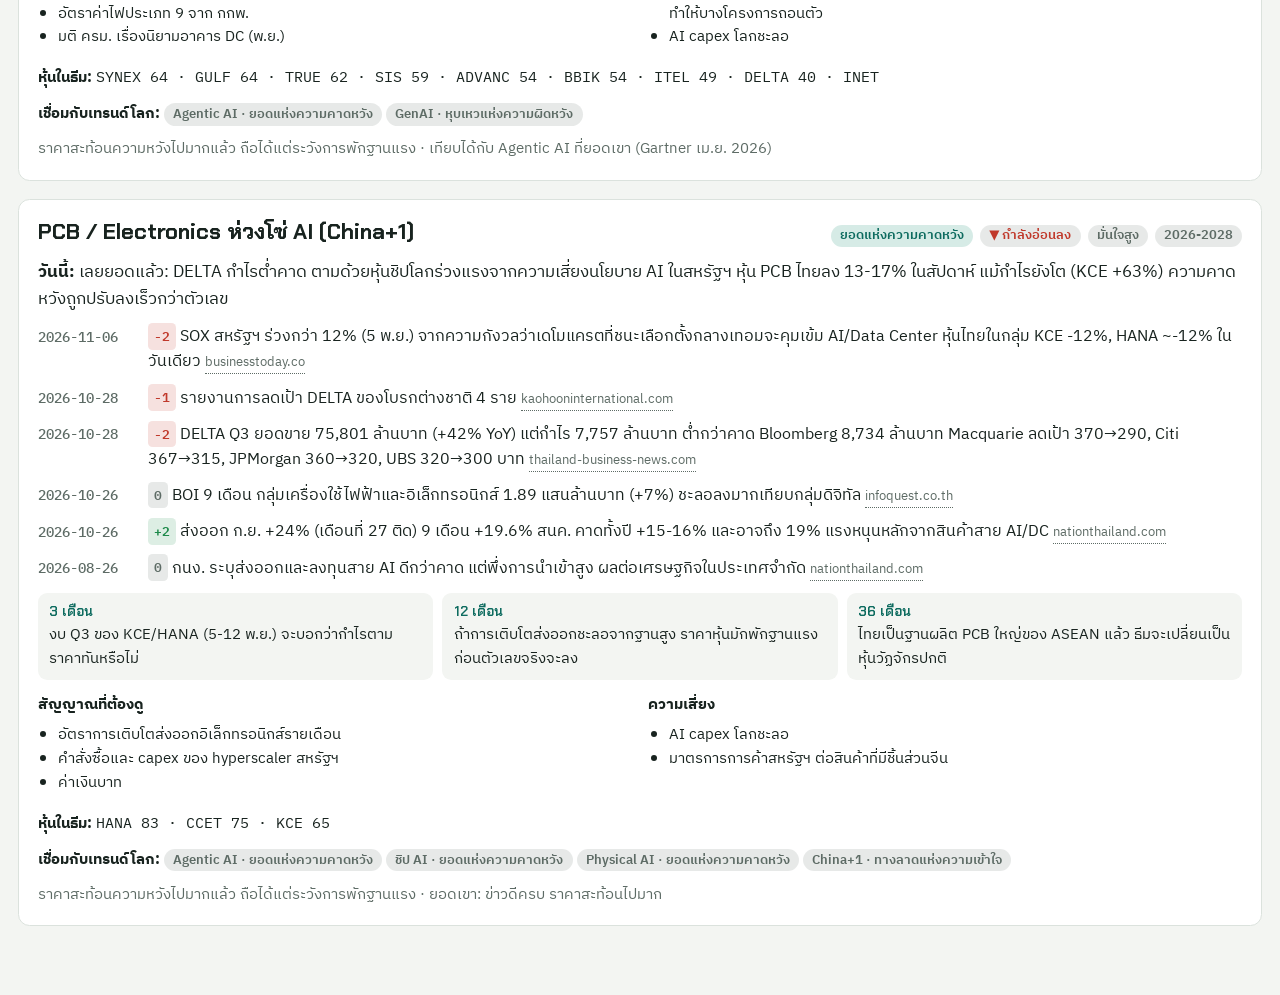
<file: trends.html>
<!doctype html>
<html lang="th">
<head>
<meta name="robots" content="noindex, nofollow">
<meta charset="utf-8">
<meta name="viewport" content="width=device-width, initial-scale=1, viewport-fit=cover">
<title>Thai Trend Cycle</title>
<link rel="preconnect" href="https://fonts.googleapis.com">
<link rel="stylesheet" href="https://fonts.googleapis.com/css2?family=Chakra+Petch:wght@500;600;700&family=IBM+Plex+Sans+Thai:wght@400;500;600&family=IBM+Plex+Mono:wght@400;500&display=swap">
<link rel="stylesheet" href="radar.css">
</head>
<body>
<div class="wrap">
  <header class="top">
    <div style="display:flex;flex-direction:column;gap:6px;min-width:0">
      <span class="eyebrow">Thai Opportunity Radar · เทรนด์ 3 ปี</span>
      <h1>เทรนด์บน Hype Cycle วันนี้</h1>
      <span class="muted small" id="asof"></span>
    </div>
    <nav class="nav" id="nav" aria-label="หน้าอื่น"></nav>
  </header>
  <div class="disclaimer">งานวิจัยเพื่อประกอบการตัดสินใจ ไม่ใช่คำแนะนำให้ซื้อขาย ตำแหน่งบนวงจรเป็นการประเมินของ "ราคาหุ้นในธีม" เทียบกับความคาดหวังของตลาด โดยใช้แนวคิด Gartner Hype Cycle ไม่ใช่การจัดอันดับของ Gartner เอง ส่วน "Hype Cycle โลก" แยกชัดว่าจุดไหน Gartner ระบุจริง และจุดไหนเราประเมิน</div>
  <div id="app" style="display:flex;flex-direction:column;gap:30px"></div>
</div>
<script src="data/bundle.js"></script>
<script>
(function(){
const R = window.RADAR, app = document.getElementById('app');
if(!R || !R.trends){ app.innerHTML='<p>ไม่พบข้อมูลเทรนด์ ให้รัน <code>python scripts/update_data.py --offline</code></p>'; return; }
const TR = R.trends, TS = R.themes, L = R.layout||{};
const ST = TS.stages, TH = Object.fromEntries(TS.themes.map(t=>[t.id,t]));
const U = (R.universe||{}).stocks||[];
const MK = Object.fromEntries(((R.market||{}).rows||[]).map(r=>[r.sym,r]));
const QW = L.quant_weights;
if(R.market && QW){ R.market.rows.forEach(r=>{ let tw=0,t=0; Object.entries(QW).forEach(([k,w])=>{ if(r.s[k]!=null){ tw+=w; t+=w*r.s[k]; } }); if(tw) r.total=t/tw; }); }
const fmt=(v,d=1)=> v==null||isNaN(v)?'–':Number(v).toLocaleString('en-US',{minimumFractionDigits:d,maximumFractionDigits:d});
const esc=s=>String(s??'').replace(/[&<>"]/g,c=>({'&':'&amp;','<':'&lt;','>':'&gt;','"':'&quot;'}[c]));
const el=h=>{const d=document.createElement('div'); d.innerHTML=h.trim(); return d.firstElementChild;};
const host=s=>{ try{ return new URL(s).hostname.replace(/^www\./,''); }catch(e){ return 'แหล่งที่มา'; } };
const src=u=> u? `<a class="src" href="${esc(u)}" target="_blank" rel="noopener">${esc(host(u))}</a>` : '';
const store={get(k,d){try{const v=localStorage.getItem('radart.'+k);return v?JSON.parse(v):d;}catch(e){return d;}},set(k,v){try{localStorage.setItem('radart.'+k,JSON.stringify(v));}catch(e){}}};
const local = true;
document.getElementById('nav').innerHTML=(L.pages||[]).map(p=>`<a href="${esc(local?p.file:(p.url||p.file))}" ${p.id==='trends'?'aria-current="page"':''}>${esc(p.label)}</a>`).join('');
document.getElementById('asof').textContent=`สถานะ ณ ${TR.updated} · สร้างเมื่อ ${String(R.built||'').replace('T',' ')}`;
const DIR = {up:['▲','กำลังเร่งขึ้น','dir-up'],down:['▼','กำลังอ่อนลง','dir-down'],flat:['■','ทรงตัว','dir-flat']};
const CONF = {high:'มั่นใจสูง',mid:'มั่นใจปานกลาง',low:'มั่นใจต่ำ'};
const maxAge = 120*864e5, today = new Date(TR.updated);
const fresh = e=>{ const d=new Date(e.d.length===7? e.d+'-01' : e.d.length===4? e.d+'-01-01' : e.d); return isNaN(d) || today-d <= maxAge; };
const ids = Object.keys(TR.trends);
let sel = store.get('sel', null);
const imp = v=> v>0? `<span class="imp imp-p">+${v}</span>` : v<0? `<span class="imp imp-n">${v}</span>` : `<span class="imp imp-z">0</span>`;
function members(id){ return U.filter(s=>s.theme===id).map(s=>({sym:s.sym, sc: MK[s.sym]? MK[s.sym].total : null})).sort((a,b)=>(b.sc??-1)-(a.sc??-1)); }
function section(title, sub){ return el(`<section class="block"><div class="sec-head"><div><h2>${title}</h2>${sub?`<div class="muted small">${sub}</div>`:''}</div></div></section>`); }

/* ---------- summary + macro ---------- */
function summary(){
  const s = section('ภาพรวมวันนี้');
  s.appendChild(el(`<div class="note"><div><span class="eyebrow">สรุปสัปดาห์</span><h3 style="margin-top:6px">${esc(TR.headline)}</h3><p>${esc(TR.summary)}</p></div>
    <div><span class="eyebrow">ตัวชี้วัดเศรษฐกิจที่ยืนยันแล้ว</span><div class="kpis" style="margin-top:8px">${(TR.macro||[]).map(m=>`<div class="kpi tone-${m.tone}"><b>${esc(m.v)}</b><span>${esc(m.k)} · ${esc(m.d)}</span><span>${esc(m.note)} ${src(m.src)}</span></div>`).join('')}</div></div></div>`));
  return s;
}

/* ---------- hype curve ---------- */
function hypeY(x){ const peak=Math.exp(-Math.pow((x-0.30)/0.085,2))*0.92; const slope=0.62/(1+Math.exp(-(x-0.68)/0.07)); return Math.min(1,peak+slope*0.95+0.06); }
function curve(){
  const s = section('ทุกเทรนด์บนวงจรเดียว','▲ เร่งขึ้น ▼ อ่อนลง ■ ทรงตัว (ทิศทางของราคาหุ้นในธีม) · ขนาดจุด = แรงหนุนระยะ 3 ปี · คลิกเพื่อดูรายละเอียด');
  const w=920,h=400,pl=30,pr=20,pt=44,pb=58,iw=w-pl-pr,ih=h-pt-pb;
  let path=''; for(let i=0;i<=200;i++){ const x=i/200; path+=(i?'L':'M')+(pl+x*iw).toFixed(1)+','+(pt+(1-hypeY(x))*ih).toFixed(1); }
  const by={}; ids.forEach(id=>{ const st=TR.trends[id].stage; (by[st]=by[st]||[]).push(id); });
  let dots='';
  Object.entries(by).forEach(([st,list])=>{
    // weakening themes sit further along (peak) or deeper (trough); strengthening ones lead
    list.sort((a,b)=>({down:0,flat:1,up:2}[TR.trends[a].dir])-({down:0,flat:1,up:2}[TR.trends[b].dir]));
    if(st==='peak') list.reverse();
    list.forEach((id,i)=>{
    const t=TR.trends[id], th=TH[id]||{name:id,tailwind:3}, d=DIR[t.dir];
    const x0=ST[st].x+(i-(list.length-1)/2)*0.06;
    const cx=pl+x0*iw, cy=pt+(1-hypeY(x0))*ih, rad=6+th.tailwind*2, below=i%2===1, dsel=sel===id;
    const name = th.name.length>18? th.name.slice(0,17)+'…' : th.name, tw = name.length*7.2+18;
    let left = !below; if(left && cx-rad-5-tw<0) left=false; if(!left && cx+rad+5+tw>w) left=true;
    dots+=`<g class="hdot" data-id="${id}" tabindex="0" role="button" aria-label="${esc(th.name)} ${d[1]}" style="cursor:pointer"><circle cx="${cx}" cy="${cy}" r="${rad}" fill="var(--accent)" fill-opacity="${t.conf==='high'?.85:t.conf==='mid'?.6:.35}" stroke="${dsel?'var(--gold)':'var(--panel)'}" stroke-width="${dsel?3:1.5}"></circle>
      <text x="${left?cx-rad-5:cx+rad+5}" y="${left?cy-rad*0.5:cy+rad*0.5+10}" text-anchor="${left?'end':'start'}" font-size="11.5" font-weight="600">${esc(name)} <tspan fill="${t.dir==='up'?'var(--good)':t.dir==='down'?'var(--bad)':'var(--muted)'}">${d[0]}</tspan></text></g>`;
  });});
  let ticks=''; Object.entries(ST).forEach(([k,v])=>{ const x=pl+v.x*iw; ticks+=`<text x="${x}" y="${h-30}" text-anchor="middle" class="lbl" font-weight="600">${v.th}</text><text x="${x}" y="${h-15}" text-anchor="middle" class="lbl">${v.label.split(' ')[0]==='Peak'?'Peak':v.label.split(' of ')[0].replace('Innovation ','')}</text>`; });
  const defs='';
  const svg=`<svg viewBox="0 0 ${w} ${h}" role="img" aria-label="Hype cycle ของเทรนด์">${defs}<line x1="${pl}" x2="${w-pr}" y1="${pt+ih}" y2="${pt+ih}" class="axis"></line><path d="${path}" fill="none" stroke="var(--muted)" stroke-width="2" stroke-dasharray="5 4"></path>${ticks}${dots}</svg>`;
  const p=el(`<div class="panel"><div class="chart">${svg}</div><div class="small muted">ความเข้มของจุด = ความมั่นใจในการประเมิน · เทียบโลก: ${(TR.global||[]).map(g=>`${esc(g.d)} ${esc(g.t)} ${src(g.src)}`).join(' · ')}</div></div>`);
  p.querySelectorAll('.hdot').forEach(g=>{ const f=()=>{ sel=g.dataset.id; store.set('sel',sel); render(); document.getElementById('tr-'+sel)?.scrollIntoView({behavior:'smooth'}); }; g.onclick=f; g.onkeydown=e=>{ if(e.key==='Enter'||e.key===' '){e.preventDefault();f();} }; });
  s.appendChild(p); return s;
}


/* ---------- global -> Thailand ---------- */
const GM = TR.global_map||[];
const BASIS = {g:['Gartner','t-a'],g2:['Gartner (แหล่งรอง)','t-c'],a:['ประเมินจากข้อมูล','t-d']};
let gsel = store.get('gsel', null);
function spread(list, stageOf, order, gap=0.07){
  const by={}, pos={}, idx={}, cnt={}; list.forEach(id=>{ const st=stageOf(id); (by[st]=by[st]||[]).push(id); });
  Object.entries(by).forEach(([st,l])=>{ if(order) l.sort(order); if(st==='peak') l.reverse(); l.forEach((id,i)=>{ pos[id]=ST[st].x+(i-(l.length-1)/2)*gap; idx[id]=i; cnt[id]=l.length; }); });
  return {pos,idx,cnt};
}
function globalMap(){
  if(!GM.length) return null;
  const s=section('Hype Cycle โลก → ประเทศไทย','บน: ตำแหน่งเทคโนโลยี/เทรนด์ระดับโลก · ล่าง: ธีมหุ้นไทย · เส้น = ช่องทางที่เทรนด์โลกส่งผลถึงไทย · คลิกจุดบนเพื่อดูรายละเอียด');
  const w=920,h=620,pl=30,pr=20,ih=190,bands=[{y:44,t:'โลก'},{y:356,t:'ไทย'}];
  const Y=(b,x)=>bands[b].y+(1-hypeY(x))*ih, X=x=>pl+x*(w-pl-pr);
  const dirOrd=(a,b)=>({down:0,flat:1,up:2}[TR.trends[a].dir])-({down:0,flat:1,up:2}[TR.trends[b].dir]);
  const G=spread(GM.map(g=>g.id), id=>GM.find(g=>g.id===id).stage, null, 0.075), T=spread(ids, id=>TR.trends[id].stage, dirOrd), gp=G.pos, tp=T.pos;
  let out='';
  bands.forEach((b,bi)=>{ let path=''; for(let i=0;i<=200;i++){ const x=i/200; path+=(i?'L':'M')+X(x).toFixed(1)+','+Y(bi,x).toFixed(1); }
    out+=`<text x="${pl}" y="${b.y-16}" font-weight="700" font-size="13" fill="var(--accent)">${b.t}</text><line x1="${pl}" x2="${w-pr}" y1="${b.y+ih}" y2="${b.y+ih}" class="axis"></line><path d="${path}" fill="none" stroke="var(--muted)" stroke-width="1.6" stroke-dasharray="5 4"></path>`;
    Object.values(ST).forEach(v=>{ out+=`<text x="${X(v.x)}" y="${b.y+ih+16}" text-anchor="middle" class="lbl">${v.th}</text>`; }); });
  let links='';
  GM.forEach(g=>{ const x1=X(gp[g.id]), y1=Y(0,gp[g.id]), on=gsel===g.id;
    g.themes.forEach(t=>{ if(tp[t]==null) return; const x2=X(tp[t]), y2=Y(1,tp[t]);
      links+=`<path d="M${x1},${y1} C${x1},${(y1+y2)/2} ${x2},${(y1+y2)/2} ${x2},${y2}" fill="none" stroke="${on?'var(--gold)':'var(--muted)'}" stroke-opacity="${on?.95:gsel?.08:.28}" stroke-width="${on?2.4:1.2}"></path>`; }); });
  // labels alternate above/below within a stage group and lean away from the curve's slope, so they sit in empty space
  const label=(cx,cy,rad,name,i,extra,x0)=>{ const tw=name.length*6.6+(extra?14:0), below=i%2===1, sl=hypeY(x0+0.01)-hypeY(x0-0.01);
    const lean = Math.abs(sl)<0.004? 0 : ((sl>0)!==below? -1 : 1);
    let x = lean<0? cx-rad-2-tw/2 : lean>0? cx+rad+2+tw/2 : cx; x=Math.max(pl+tw/2, Math.min(w-pr-tw/2, x));
    return `<text x="${x}" y="${below?cy+rad+14:cy-rad-6}" text-anchor="middle" font-size="11.5" font-weight="600">${esc(name)}${extra||''}</text>`; };
  let dots='';
  const hot = gsel? new Set((GM.find(g=>g.id===gsel)||{themes:[]}).themes) : null;
  GM.forEach((g,i)=>{ const cx=X(gp[g.id]), cy=Y(0,gp[g.id]), on=gsel===g.id, rad=8;
    dots+=`<g class="gdot" data-id="${g.id}" tabindex="0" role="button" aria-label="${esc(g.name)}" style="cursor:pointer"><circle cx="${cx}" cy="${cy}" r="${rad}" fill="${g.basis==='a'?'var(--panel)':'var(--info)'}" stroke="${on?'var(--gold)':'var(--info)'}" stroke-width="${on?3:2}"></circle>${label(cx,cy,rad,g.short,G.idx[g.id],'',gp[g.id])}</g>`; });
  ids.forEach((id,i)=>{ const t=TR.trends[id], th=TH[id]||{name:id,tailwind:3}, cx=X(tp[id]), cy=Y(1,tp[id]), rad=5+th.tailwind*1.6, d=DIR[t.dir];
    const nm=th.name.length>16? th.name.slice(0,15)+'…':th.name;
    dots+=`<g opacity="${hot&&!hot.has(id)?.3:1}"><circle cx="${cx}" cy="${cy}" r="${rad}" fill="var(--accent)" fill-opacity="${t.conf==='high'?.85:t.conf==='mid'?.6:.35}" stroke="var(--panel)" stroke-width="1.5"></circle>${label(cx,cy,rad,nm,T.idx[id],` <tspan fill="${t.dir==='up'?'var(--good)':t.dir==='down'?'var(--bad)':'var(--muted)'}">${d[0]}</tspan>`,tp[id])}</g>`; });
  const svg=`<svg viewBox="0 0 ${w} ${h}" role="img" aria-label="เทียบ Hype Cycle โลกกับไทย">${out}${links}${dots}</svg>`;
  const p=el(`<div class="panel"><div class="chart">${svg}</div><div class="small muted">จุดสีฟ้าทึบ = ตำแหน่งที่ Gartner ระบุ · จุดกลวง = เราประเมินจากข้อมูลจริง (Gartner ไม่ได้เปิดเผย) · ${esc(TR.global_note||'')}</div></div>`);
  p.querySelectorAll('.gdot').forEach(g=>{ const f=()=>{ gsel = gsel===g.dataset.id? null : g.dataset.id; store.set('gsel',gsel); render(); document.getElementById('gm-'+(gsel||''))?.scrollIntoView({behavior:'smooth',block:'nearest'}); }; g.onclick=f; g.onkeydown=e=>{ if(e.key==='Enter'||e.key===' '){e.preventDefault();f();} }; });
  s.appendChild(p);
  const rows=GM.map(g=>{ const b=BASIS[g.basis]||BASIS.a, on=gsel===g.id;
    const thai=g.themes.map(t=>{ const tt=TR.trends[t]; if(!tt) return ''; const d=DIR[tt.dir]; return `<a href="#tr-${t}" class="pill t-d" style="text-decoration:none">${esc((TH[t]||{}).name||t)} · ${esc(ST[tt.stage].th)} <span class="${d[2]}">${d[0]}</span></a>`; }).join('');
    const stocks=[...new Set(g.themes.flatMap(t=>members(t).slice(0,4).map(m=>m.sym)))];
    return `<article class="panel" id="gm-${g.id}" style="${on?'border-color:var(--gold);border-width:2px':''}">
      <div style="display:flex;flex-wrap:wrap;justify-content:space-between;gap:8px;align-items:baseline"><h3 style="font-size:17px">${esc(g.name)}</h3>
      <div class="flags"><span class="pill t-a">โลก: ${esc(ST[g.stage].th)}</span><span class="pill ${b[1]}">${b[0]}</span><span class="pill t-d">${esc(g.d)}</span></div></div>
      <p style="margin:0" class="small">${esc(g.fact)} ${(g.srcs||[]).map(src).join(' ')}</p>
      <div class="flags"><span class="small"><b>ส่งถึงไทย →</b></span>${thai}</div>
      <div class="grid2 small"><div><b>ช่องทางเชื่อม:</b> ${esc(g.link)}</div><div><b>ไทยเทียบโลก:</b> ${esc(g.lag)}</div></div>
      <div class="small"><b>สัญญาณเตือน:</b> ${esc(g.watch)}</div>
      <div class="small"><b>หุ้นไทยที่ได้รับผล:</b> <span class="mono">${stocks.join(' · ')||'–'}</span></div></article>`; }).join('');
  s.appendChild(el(`<div class="grid2">${rows}</div>`));
  return s;
}

/* ---------- combined playbook ---------- */
function playbook(){
  const s=section('รวมทุกเทรนด์: จัดน้ำหนักอย่างไร','สังเคราะห์โดยผู้เขียนจากตำแหน่งบนวงจร ทิศทาง และหลักฐานล่าสุด');
  const cols=['var(--good)','var(--accent)','var(--warn)','var(--info)','var(--muted)'];
  s.appendChild(el(`<div class="grid2">${(TR.playbook||[]).map((b,i)=>`<div class="bucket" style="border-color:${cols[i%cols.length]}"><b>${esc(b.t)}</b><p style="margin:4px 0" class="small">${esc(b.items)}</p><div class="flags">${b.themes.map(id=>{ const t=TR.trends[id]; const d=DIR[t?t.dir:'flat']; return `<a href="#tr-${id}" class="pill t-d" style="text-decoration:none">${esc((TH[id]||{}).name||id)} <span class="${d[2]}">${d[0]}</span></a>`; }).join('')}</div></div>`).join('')}</div>`));
  return s;
}

/* ---------- event feed ---------- */
function feed(){
  const s=section('เกิดอะไรขึ้นล่าสุด (ทุกเทรนด์)','เรียงจากใหม่ไปเก่า ตัวเลขหลังวันที่ = ผลต่อธีม (+2 หนุนมาก ถึง -2 กดดันมาก)');
  const all=[]; ids.forEach(id=>(TR.trends[id].events||[]).filter(fresh).forEach(e=>all.push(Object.assign({id},e))));
  all.sort((a,b)=>a.d<b.d?1:-1);
  s.appendChild(el(`<div class="panel"><ul class="tl">${all.slice(0,16).map(e=>`<li><span class="d">${esc(e.d)}</span><span>${imp(e.imp)} <b>${esc((TH[e.id]||{}).name||e.id)}</b>: ${esc(e.t)} ${src(e.src)}</span></li>`).join('')}</ul></div>`));
  return s;
}

/* ---------- per trend ---------- */
function cards(){
  const s=section('แยกทีละเทรนด์','สถานะวันนี้ เหตุการณ์ล่าสุด สิ่งที่คาดว่าจะเกิด และหุ้นที่ได้ประโยชน์ (คะแนนสแกน)');
  const order = ids.slice().sort((a,b)=>(ST[TR.trends[b].stage].score+(TH[b]||{}).tailwind*6)-(ST[TR.trends[a].stage].score+(TH[a]||{}).tailwind*6));
  const g=el('<div style="display:flex;flex-direction:column;gap:16px"></div>');
  order.forEach(id=>{
    const t=TR.trends[id], th=TH[id]||{name:id}, d=DIR[t.dir], st=ST[t.stage], prev=th.stage;
    const ev=(t.events||[]).filter(fresh).slice().sort((a,b)=>a.d<b.d?1:-1);
    const mem=members(id);
    g.appendChild(el(`<article class="panel" id="tr-${id}" style="${sel===id?'border-color:var(--gold);border-width:2px':''}">
      <div style="display:flex;flex-wrap:wrap;justify-content:space-between;gap:8px;align-items:baseline"><h3 style="font-size:19px">${esc(th.name)}</h3>
        <div class="flags"><span class="pill t-a">${esc(st.th)}</span><span class="pill t-d ${d[2]}">${d[0]} ${d[1]}</span><span class="pill t-d">${CONF[t.conf]||''}</span>${prev&&prev!==t.stage?`<span class="pill t-c">เดิม: ${esc(ST[prev].th)}</span>`:''}${th.horizon?`<span class="pill t-d">${esc(th.horizon)}</span>`:''}</div></div>
      <p style="margin:0"><b>วันนี้:</b> ${esc(t.now)}</p>
      <ul class="tl">${ev.map(e=>`<li><span class="d">${esc(e.d)}</span><span>${imp(e.imp)} ${esc(e.t)} ${src(e.src)}</span></li>`).join('')||'<li class="small muted">ไม่มีเหตุการณ์ใหม่ใน 120 วัน</li>'}</ul>
      <div class="horizon"><div><b>3 เดือน</b>${esc(t.next['3m'])}</div><div><b>12 เดือน</b>${esc(t.next['12m'])}</div><div><b>36 เดือน</b>${esc(t.next['36m'])}</div></div>
      <div class="grid2"><div><b class="small">สัญญาณที่ต้องดู</b><ul style="margin:4px 0;padding-left:18px" class="small">${(t.watch||[]).map(x=>`<li>${esc(x)}</li>`).join('')}</ul></div>
        <div><b class="small">ความเสี่ยง</b><ul style="margin:4px 0;padding-left:18px" class="small">${(t.risks||[]).map(x=>`<li>${esc(x)}</li>`).join('')}</ul></div></div>
      <div class="small"><b>หุ้นในธีม:</b> <span class="mono">${mem.map(m=>`${m.sym}${m.sc!=null?' '+fmt(m.sc,0):''}`).join(' · ')||'–'}</span></div>
      ${(()=>{ const gl=GM.filter(g=>g.themes.includes(id)); return gl.length?`<div class="small"><b>เชื่อมกับเทรนด์โลก:</b> ${gl.map(g=>`<a href="#gm-${g.id}" class="pill t-d" style="text-decoration:none">${esc(g.short)} · ${esc(ST[g.stage].th)}</a>`).join(' ')}</div>`:''; })()}
      <div class="small muted">${esc(st.hint)} · ${esc(t.gartner||'')}</div>
    </article>`));
  });
  s.appendChild(g); return s;
}
function render(){ app.innerHTML=''; [summary(),curve(),globalMap(),playbook(),feed(),cards()].forEach(x=>x&&app.appendChild(x)); }
render();
})();
</script>
<!-- fsz:font-size-control v2 -->
<style id="fsz-style">
.fsz{position:fixed;right:max(12px,env(safe-area-inset-right,0px));bottom:max(12px,env(safe-area-inset-bottom,0px));z-index:2147483000;display:flex;align-items:center;gap:4px;padding:5px;border-radius:12px;background:rgba(10,18,32,.94);border:1px solid rgba(255,255,255,.22);box-shadow:0 4px 18px rgba(0,0,0,.4);font-family:system-ui,-apple-system,sans-serif}
.fsz button{all:unset;box-sizing:border-box;min-width:44px;height:44px;padding:0 8px;border-radius:8px;color:#f3f6fb;font-weight:700;text-align:center;line-height:44px;cursor:pointer}
.fsz button[aria-pressed="true"]{background:#e0b24a;color:#0b1526}
.fsz button:focus-visible{outline:3px solid #2ec4b6;outline-offset:1px}
@media print{.fsz{display:none}}
html.fsz-big body *{overflow-wrap:anywhere}
html.fsz-big body :is(span,a,code,small,b,strong,em,td,th,li,p,div):not(.fsz):not(.fsz *){white-space:normal!important}
html.fsz-big body pre{white-space:pre-wrap!important}
html.fsz-big body :is(img,svg,video,canvas,iframe,select,input,textarea,button):not(.fsz *){max-width:100%}
</style>
<div class="fsz" role="group" aria-label="ขนาดตัวอักษร" title="ขนาดตัวอักษร">
<button type="button" data-z="1" aria-label="ขนาดปกติ" style="font-size:14px">ก</button>
<button type="button" data-z="1.15" aria-label="ใหญ่" style="font-size:17px">ก</button>
<button type="button" data-z="1.3" aria-label="ใหญ่มาก" style="font-size:20px">ก</button>
<button type="button" data-z="1.5" aria-label="ใหญ่ที่สุด" style="font-size:23px">ก</button>
</div>
<script>(function(){var bar=document.querySelector('.fsz'),bs=bar.querySelectorAll('button');var fixed=[];function fit(z){fixed.forEach(function(el){el.style.gridTemplateColumns=el.getAttribute('data-fsz-g')||'';el.removeAttribute('data-fsz-g')});fixed=[];document.documentElement.classList.add('fsz-big');var els=document.body.getElementsByTagName('*');for(var i=0;i<els.length;i++){var el=els[i];if(el.closest('.fsz'))continue;var d=getComputedStyle(el).display;if((d==='grid'||d==='inline-grid')&&el.scrollWidth>el.clientWidth+1){el.setAttribute('data-fsz-g',el.style.gridTemplateColumns||'');el.style.gridTemplateColumns='minmax(0,1fr)';fixed.push(el)}}var vw=document.documentElement.clientWidth;document.body.querySelectorAll('table').forEach(function(t){if(t.hasAttribute('data-fsz-t'))return;var p=t.parentElement,ps=p?getComputedStyle(p).overflowX:'';if(ps==='auto'||ps==='scroll')return;if(t.scrollWidth>((p&&p.clientWidth)||vw)+1){t.setAttribute('data-fsz-t','');t.style.display='block';t.style.overflowX='auto';t.style.maxWidth='100%'}})}function set(z){z=parseFloat(z)||1.15;document.body.style.zoom=z;fit(z);bar.style.zoom=1/z;bs.forEach(function(b){b.setAttribute('aria-pressed',parseFloat(b.dataset.z)===z?'true':'false')});try{localStorage.setItem('fsz',String(z))}catch(e){}}var z='1.15';try{z=localStorage.getItem('fsz')||'1.15'}catch(e){}if(document.body)set(z);else document.addEventListener('DOMContentLoaded',function(){set(z)});window.addEventListener('load',function(){setTimeout(function(){fit(parseFloat(document.body.style.zoom)||1)},300)});var rt;window.addEventListener('resize',function(){clearTimeout(rt);rt=setTimeout(function(){fit(parseFloat(document.body.style.zoom)||1)},200)});bs.forEach(function(b){b.addEventListener('click',function(){set(b.dataset.z)})})})();</script>
<!-- /fsz -->
</body>
</html>
</file>
<file: radar.css>
/* Layout: a radar console. Summary strip, then picks, then two instruments (hype curve + discovery map), then the full screen table. */
:root{
  --bg:#f3f5f2; --panel:#ffffff; --ink:#18231f; --muted:#5d6b65; --line:#dbe2dd;
  --accent:#0d6b5f; --accent-soft:#d6ebe6; --gold:#a8771c; --gold-soft:#f3e7cc;
  --good:#1d8a4a; --warn:#b7791f; --bad:#c0392b; --info:#2f6fb0;
  --zone:rgba(13,107,95,.09);
  --f-display:"Chakra Petch","IBM Plex Sans Thai",system-ui,sans-serif;
  --f-body:"IBM Plex Sans Thai","Noto Sans Thai",system-ui,sans-serif;
  --f-mono:"IBM Plex Mono",ui-monospace,Menlo,Consolas,monospace;
  color-scheme:light;
}
@media (prefers-color-scheme: dark){:root:not([data-theme="light"]){
  --bg:#0f1513; --panel:#161f1c; --ink:#e4ece8; --muted:#94a59e; --line:#2a3632;
  --accent:#4fc1ad; --accent-soft:#183a34; --gold:#e0b45a; --gold-soft:#3a2f17;
  --good:#4ccf7f; --warn:#e5a84a; --bad:#ef6f61; --info:#6aa8e8; --zone:rgba(79,193,173,.10); color-scheme:dark}}
:root[data-theme="dark"]{
  --bg:#0f1513; --panel:#161f1c; --ink:#e4ece8; --muted:#94a59e; --line:#2a3632;
  --accent:#4fc1ad; --accent-soft:#183a34; --gold:#e0b45a; --gold-soft:#3a2f17;
  --good:#4ccf7f; --warn:#e5a84a; --bad:#ef6f61; --info:#6aa8e8; --zone:rgba(79,193,173,.10); color-scheme:dark}
*{box-sizing:border-box}
html,body{margin:0}
body{background:var(--bg);color:var(--ink);font:15px/1.6 var(--f-body);
  padding-left:max(16px,env(safe-area-inset-left,0px));padding-right:max(16px,env(safe-area-inset-right,0px));padding-block:20px 60px}
.wrap{max-width:1240px;margin:0 auto;display:flex;flex-direction:column;gap:28px}
h1,h2,h3{font-family:var(--f-display);text-wrap:balance;margin:0;line-height:1.25}
h1{font-size:clamp(26px,4vw,38px);letter-spacing:.01em}
h2{font-size:21px}
h3{font-size:16px}
.num,td.n,.mono{font-family:var(--f-mono);font-variant-numeric:tabular-nums}
.muted{color:var(--muted)}
.small{font-size:13px}
.eyebrow{font:600 12px/1 var(--f-display);letter-spacing:.12em;text-transform:uppercase;color:var(--accent)}
header.top{display:flex;flex-wrap:wrap;justify-content:space-between;gap:16px;align-items:flex-end;border-bottom:2px solid var(--ink);padding-bottom:16px}
header.top .meta{display:flex;flex-wrap:wrap;gap:18px}
.stat{display:flex;flex-direction:column;gap:2px;min-width:110px}
.stat b{font:600 20px/1.1 var(--f-mono)}
.stat span{font-size:12px;color:var(--muted)}
.disclaimer{font-size:12.5px;color:var(--muted);background:var(--gold-soft);border-radius:6px;padding:8px 12px}
.toolbar{display:flex;flex-wrap:wrap;gap:8px;align-items:center}
button,.chip,select,input[type=search]{font:500 13px var(--f-body);color:var(--ink);background:var(--panel);border:1px solid var(--line);border-radius:999px;padding:5px 12px;cursor:pointer}
button:hover,.chip:hover{border-color:var(--accent)}
button:focus-visible,input:focus-visible,select:focus-visible,.chip:focus-visible{outline:2px solid var(--accent);outline-offset:2px}
.chip[aria-pressed="true"]{background:var(--accent);color:var(--panel);border-color:var(--accent)}
input[type=search]{cursor:text;min-width:0;width:200px;border-radius:6px}
section.block{display:flex;flex-direction:column;gap:14px}
.sec-head{display:flex;flex-wrap:wrap;gap:10px;justify-content:space-between;align-items:baseline}
.sec-tools{display:flex;gap:4px}
.sec-tools button{padding:2px 9px;font-size:12px}
.note{background:var(--panel);border:1px solid var(--line);border-radius:10px;padding:16px 18px;display:grid;grid-template-columns:repeat(auto-fit,minmax(260px,1fr));gap:18px}
.note p{margin:4px 0 0}
/* picks */
.picks{display:grid;grid-template-columns:repeat(auto-fill,minmax(270px,1fr));gap:12px}
.pick{background:var(--panel);border:1px solid var(--line);border-radius:10px;padding:14px 16px;display:flex;flex-direction:column;gap:8px;min-width:0}
.pick .row{display:flex;justify-content:space-between;align-items:baseline;gap:8px}
.pick .sym{font:700 22px/1 var(--f-display)}
.pick .score{font:600 26px/1 var(--f-mono);color:var(--accent)}
.pick p{margin:0;font-size:13.5px}
.bars{display:grid;grid-template-columns:repeat(8,1fr);gap:3px;align-items:end;height:30px}
.bars i{display:block;background:var(--accent);border-radius:2px 2px 0 0;opacity:.85}
.bars-l{display:grid;grid-template-columns:repeat(8,1fr);gap:3px;font-size:10px;color:var(--muted);text-align:center}
.pill{display:inline-block;font:600 11.5px/1 var(--f-body);padding:4px 8px;border-radius:999px;white-space:nowrap}
.t-a{background:var(--accent-soft);color:var(--accent)}
.t-b{background:color-mix(in srgb,var(--info) 15%,transparent);color:var(--info)}
.t-e{background:color-mix(in srgb,var(--bad) 15%,transparent);color:var(--bad)}
.t-c{background:var(--gold-soft);color:var(--gold)}
.t-d{background:color-mix(in srgb,var(--muted) 15%,transparent);color:var(--muted)}
.flag{font-size:11.5px;color:var(--bad)}
.flags{display:flex;flex-wrap:wrap;gap:6px}
/* instruments */
.duo{display:grid;grid-template-columns:repeat(auto-fit,minmax(min(100%,520px),1fr));gap:16px}
.panel{background:var(--panel);border:1px solid var(--line);border-radius:10px;padding:16px;min-width:0;display:flex;flex-direction:column;gap:10px}
.chart{width:100%;overflow-x:auto}
.chart svg{display:block;width:100%;height:auto;min-width:480px}
svg text{fill:var(--ink);font-family:var(--f-body)}
svg .axis{stroke:var(--line)}
svg .lbl{fill:var(--muted);font-size:11px}
/* table */
.tbl-wrap{overflow-x:auto;background:var(--panel);border:1px solid var(--line);border-radius:10px}
table{border-collapse:collapse;width:100%;font-size:13.5px}
th,td{padding:8px 10px;border-bottom:1px solid var(--line);text-align:left;white-space:nowrap}
th{font:600 12px var(--f-display);letter-spacing:.04em;color:var(--muted);cursor:pointer;position:sticky;top:0;background:var(--panel)}
th[aria-sort]{color:var(--accent)}
td.n,th.n{text-align:right}
tr.row:hover td{background:var(--accent-soft)}
tr.row{cursor:pointer}
tr.detail td{white-space:normal;background:var(--bg);font-size:13.5px}
.up{color:var(--good)} .down{color:var(--bad)}
.meter{display:inline-block;width:46px;height:6px;border-radius:3px;background:var(--line);vertical-align:middle;margin-left:6px;overflow:hidden}
.meter i{display:block;height:100%;background:var(--accent)}
/* weights */
.weights{display:grid;grid-template-columns:repeat(auto-fit,minmax(170px,1fr));gap:10px 18px;background:var(--panel);border:1px solid var(--line);border-radius:10px;padding:14px 16px}
.weights label{display:flex;flex-direction:column;font-size:13px;gap:2px}
.weights label span{display:flex;justify-content:space-between}
input[type=range]{accent-color:var(--accent);width:100%}
/* themes */
.themes{display:grid;grid-template-columns:repeat(auto-fill,minmax(300px,1fr));gap:12px}
.theme{background:var(--panel);border:1px solid var(--line);border-radius:10px;padding:14px 16px;display:flex;flex-direction:column;gap:6px;min-width:0}
.theme p{margin:0;font-size:13.5px}
.theme dt{font:600 12px var(--f-display);color:var(--muted);margin-top:4px}
.theme dd{margin:0;font-size:13.5px}
.method{background:var(--panel);border:1px solid var(--line);border-radius:10px;padding:16px 20px;max-width:none}
.method li{margin-bottom:6px}
.method ul{padding-left:20px;margin:6px 0}
details summary{cursor:pointer;font-weight:600}
@media (max-width:640px){ input[type=search]{width:100%} .stat{min-width:90px} }
@media (prefers-reduced-motion:no-preference){ .pick,.theme{transition:border-color .15s} }

/* shared additions for profile and trend pages */
.nav{display:flex;flex-wrap:wrap;gap:6px}
.nav a{font:600 13px var(--f-display);color:var(--ink);text-decoration:none;border:1px solid var(--line);border-radius:999px;padding:5px 12px;background:var(--panel)}
.nav a[aria-current="page"]{background:var(--ink);color:var(--panel);border-color:var(--ink)}
a{color:var(--accent)}
.src{font-size:11.5px;color:var(--muted);text-decoration:none;border-bottom:1px dotted var(--muted)}
.src:hover{color:var(--accent);border-color:var(--accent)}
.grid2{display:grid;grid-template-columns:repeat(auto-fit,minmax(min(100%,380px),1fr));gap:14px}
.kpis{display:grid;grid-template-columns:repeat(auto-fill,minmax(120px,1fr));gap:8px}
.kpi{background:var(--bg);border-radius:8px;padding:8px 10px;display:flex;flex-direction:column;gap:2px;min-width:0}
.kpi b{font:600 16px/1.2 var(--f-mono)}
.kpi span{font-size:11.5px;color:var(--muted)}
.tl{list-style:none;margin:0;padding:0;display:flex;flex-direction:column;gap:10px}
.tl li{display:grid;grid-template-columns:86px 1fr;gap:10px;align-items:start;font-size:13.5px}
.tl .d{font:500 12px var(--f-mono);color:var(--muted);padding-top:2px}
.tag{display:inline-block;font:600 10.5px/1 var(--f-body);padding:3px 6px;border-radius:4px;margin-right:6px;vertical-align:1px}
.k-company{background:var(--accent-soft);color:var(--accent)}
.k-broker{background:color-mix(in srgb,var(--info) 15%,transparent);color:var(--info)}
.k-regulator{background:var(--gold-soft);color:var(--gold)}
.k-data{background:color-mix(in srgb,var(--muted) 15%,transparent);color:var(--muted)}
.list{display:flex;flex-direction:column;gap:6px}
.stock-btn{display:grid;grid-template-columns:70px 1fr auto;gap:8px;align-items:center;text-align:left;border-radius:8px;padding:8px 10px;width:100%}
.stock-btn[aria-pressed="true"]{border-color:var(--accent);background:var(--accent-soft)}
.layout{display:grid;grid-template-columns:minmax(0,260px) minmax(0,1fr);gap:16px;align-items:start}
@media (max-width:820px){ .layout{grid-template-columns:1fr} .side{display:flex;overflow-x:auto;gap:6px} .side .stock-btn{min-width:200px} }
.range{position:relative;height:34px;margin:18px 6px 6px}
.range .bar{position:absolute;top:14px;left:0;right:0;height:6px;border-radius:3px;background:var(--line)}
.range .fill{position:absolute;top:14px;height:6px;border-radius:3px;background:var(--accent-soft);border:1px solid var(--accent)}
.range .mk{position:absolute;top:6px;width:2px;height:22px;background:var(--ink)}
.range .lb{position:absolute;top:-14px;transform:translateX(-50%);font:500 11px var(--f-mono);white-space:nowrap}
.range .lb.b{top:30px;color:var(--muted)}
.dir-up{color:var(--good)} .dir-down{color:var(--bad)} .dir-flat{color:var(--muted)}
.tone-up b{color:var(--good)} .tone-down b{color:var(--bad)}
.imp{font:600 11px var(--f-mono);border-radius:4px;padding:2px 5px}
.imp-p{background:color-mix(in srgb,var(--good) 15%,transparent);color:var(--good)}
.imp-n{background:color-mix(in srgb,var(--bad) 15%,transparent);color:var(--bad)}
.imp-z{background:color-mix(in srgb,var(--muted) 15%,transparent);color:var(--muted)}
.horizon{display:grid;grid-template-columns:repeat(3,1fr);gap:8px}
@media (max-width:640px){ .horizon{grid-template-columns:1fr} }
.horizon div{background:var(--bg);border-radius:8px;padding:8px 10px;font-size:13px}
.horizon b{display:block;font:600 12px var(--f-display);color:var(--accent);margin-bottom:2px}
.bucket{border-left:4px solid var(--accent);padding:8px 12px;background:var(--panel);border-radius:0 8px 8px 0}
</file>
